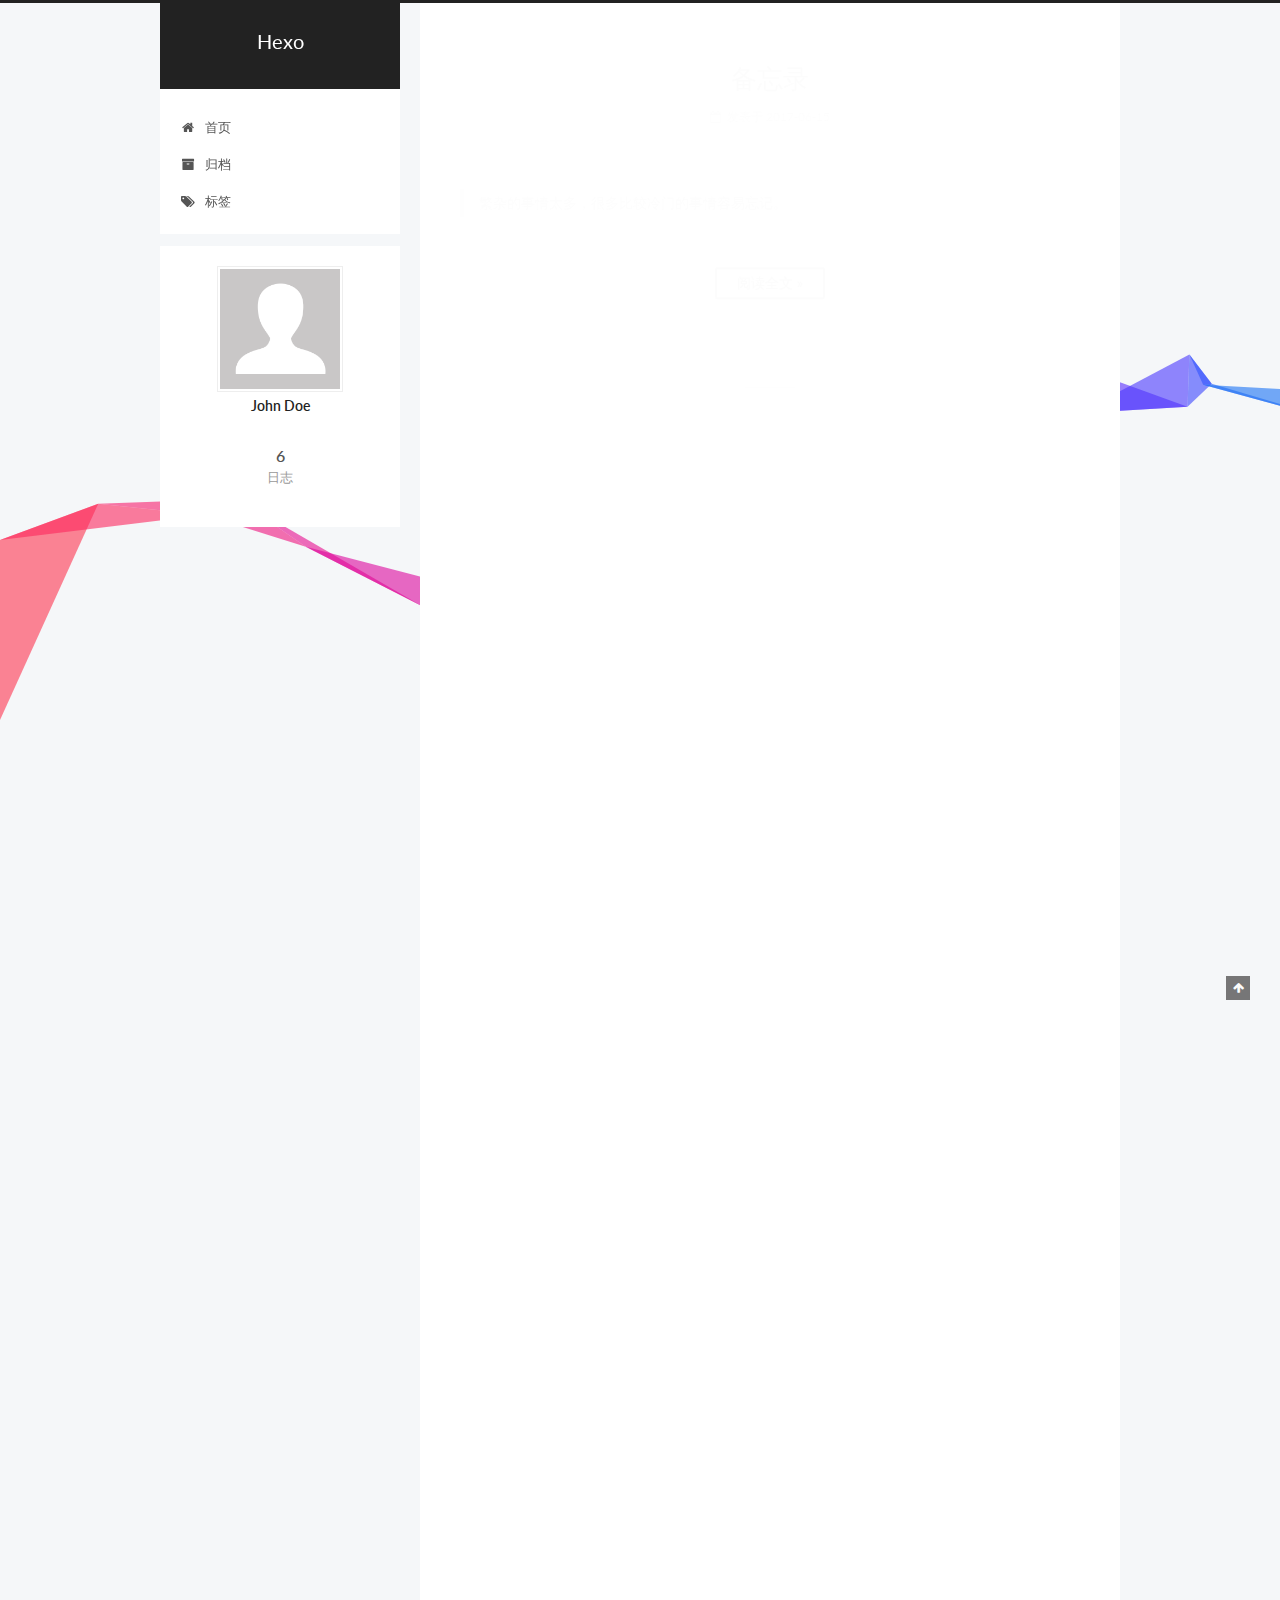
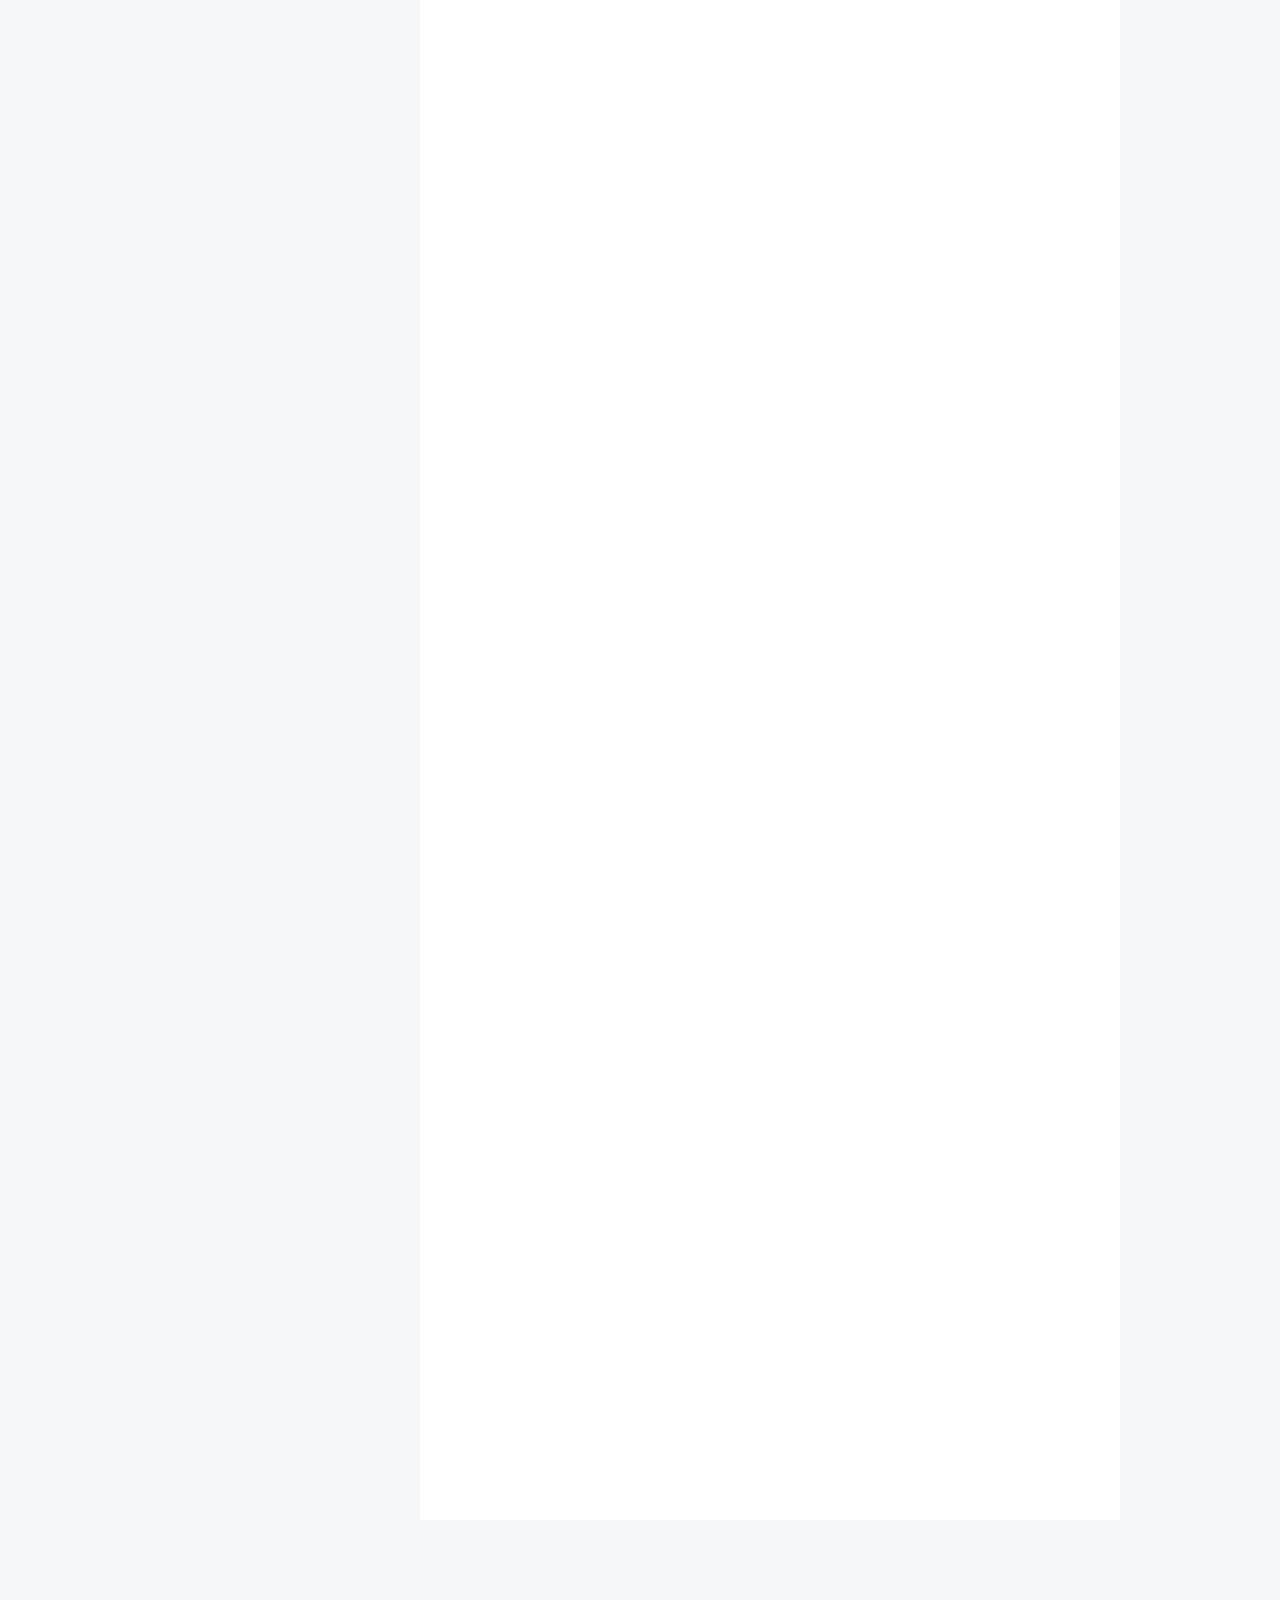
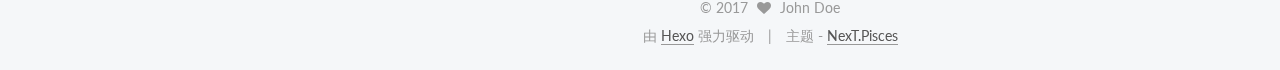
<file: index.html>
<!doctype html>



  


<html class="theme-next pisces use-motion" lang="zh-Hans">
<head>
  <meta charset="UTF-8"/>
<meta http-equiv="X-UA-Compatible" content="IE=edge" />
<meta name="viewport" content="width=device-width, initial-scale=1, maximum-scale=1"/>



<meta http-equiv="Cache-Control" content="no-transform" />
<meta http-equiv="Cache-Control" content="no-siteapp" />















  
  
  <link href="/lib/fancybox/source/jquery.fancybox.css?v=2.1.5" rel="stylesheet" type="text/css" />




  
  
  
  

  
    
    
  

  

  

  

  

  
    
    
    <link href="//fonts.googleapis.com/css?family=Lato:300,300italic,400,400italic,700,700italic&subset=latin,latin-ext" rel="stylesheet" type="text/css">
  






<link href="/lib/font-awesome/css/font-awesome.min.css?v=4.6.2" rel="stylesheet" type="text/css" />

<link href="/css/main.css?v=5.1.0" rel="stylesheet" type="text/css" />


  <meta name="keywords" content="Hexo, NexT" />








  <link rel="shortcut icon" type="image/x-icon" href="/favicon.ico?v=5.1.0" />






<meta property="og:type" content="website">
<meta property="og:title" content="Hexo">
<meta property="og:url" content="http://yoursite.com/index.html">
<meta property="og:site_name" content="Hexo">
<meta name="twitter:card" content="summary">
<meta name="twitter:title" content="Hexo">



<script type="text/javascript" id="hexo.configurations">
  var NexT = window.NexT || {};
  var CONFIG = {
    root: '/',
    scheme: 'Pisces',
    sidebar: {"position":"left","display":"post","offset":12,"offset_float":0,"b2t":false,"scrollpercent":false},
    fancybox: true,
    motion: true,
    duoshuo: {
      userId: '0',
      author: '博主'
    },
    algolia: {
      applicationID: '',
      apiKey: '',
      indexName: '',
      hits: {"per_page":10},
      labels: {"input_placeholder":"Search for Posts","hits_empty":"We didn't find any results for the search: ${query}","hits_stats":"${hits} results found in ${time} ms"}
    }
  };
</script>



  <link rel="canonical" href="http://yoursite.com/"/>





  <title> Hexo </title>
</head>

<body itemscope itemtype="http://schema.org/WebPage" lang="zh-Hans">

  














  
  
    
  

  <div class="container sidebar-position-left 
   page-home 
 ">
    <div class="headband"></div>

    <header id="header" class="header" itemscope itemtype="http://schema.org/WPHeader">
      <div class="header-inner"><div class="site-brand-wrapper">
  <div class="site-meta ">
    

    <div class="custom-logo-site-title">
      <a href="/"  class="brand" rel="start">
        <span class="logo-line-before"><i></i></span>
        <span class="site-title">Hexo</span>
        <span class="logo-line-after"><i></i></span>
      </a>
    </div>
      
        <p class="site-subtitle"></p>
      
  </div>

  <div class="site-nav-toggle">
    <button>
      <span class="btn-bar"></span>
      <span class="btn-bar"></span>
      <span class="btn-bar"></span>
    </button>
  </div>
</div>

<nav class="site-nav">
  

  
    <ul id="menu" class="menu">
      
        
        <li class="menu-item menu-item-home">
          <a href="/" rel="section">
            
              <i class="menu-item-icon fa fa-fw fa-home"></i> <br />
            
            首页
          </a>
        </li>
      
        
        <li class="menu-item menu-item-archives">
          <a href="/archives" rel="section">
            
              <i class="menu-item-icon fa fa-fw fa-archive"></i> <br />
            
            归档
          </a>
        </li>
      
        
        <li class="menu-item menu-item-tags">
          <a href="/tags" rel="section">
            
              <i class="menu-item-icon fa fa-fw fa-tags"></i> <br />
            
            标签
          </a>
        </li>
      

      
    </ul>
  

  
</nav>



 </div>
    </header>

    <main id="main" class="main">
      <div class="main-inner">
        <div class="content-wrap">
          <div id="content" class="content">
            
  <section id="posts" class="posts-expand">
    
      

  

  
  
  

  <article class="post post-type-normal " itemscope itemtype="http://schema.org/Article">
    <link itemprop="mainEntityOfPage" href="http://yoursite.com/2017/06/15/备忘录/">

    <span hidden itemprop="author" itemscope itemtype="http://schema.org/Person">
      <meta itemprop="name" content="John Doe">
      <meta itemprop="description" content="">
      <meta itemprop="image" content="/images/avatar.gif">
    </span>

    <span hidden itemprop="publisher" itemscope itemtype="http://schema.org/Organization">
      <meta itemprop="name" content="Hexo">
    </span>

    
      <header class="post-header">

        
        
          <h1 class="post-title" itemprop="name headline">
            
            
              
                
                <a class="post-title-link" href="/2017/06/15/备忘录/" itemprop="url">
                  备忘录
                </a>
              
            
          </h1>
        

        <div class="post-meta">
          <span class="post-time">
            
              <span class="post-meta-item-icon">
                <i class="fa fa-calendar-o"></i>
              </span>
              
                <span class="post-meta-item-text">发表于</span>
              
              <time title="创建于" itemprop="dateCreated datePublished" datetime="2017-06-15T10:54:53+08:00">
                2017-06-15
              </time>
            

            

            
          </span>

          

          
            
          

          
          

          

          

          

        </div>
      </header>
    


    <div class="post-body" itemprop="articleBody">

      
      

      
        
          <blockquote>
<p>繁杂的事情太多，很多比较冷门的事情容易忘记。</p>
</blockquote>
          <!--noindex-->
          <div class="post-button text-center">
            <a class="btn" href="/2017/06/15/备忘录/#more" rel="contents">
              阅读全文 &raquo;
            </a>
          </div>
          <!--/noindex-->
        
      
    </div>

    <div>
      
    </div>

    <div>
      
    </div>

    <div>
      
    </div>

    <footer class="post-footer">
      

      

      

      
      
        <div class="post-eof"></div>
      
    </footer>
  </article>


    
      

  

  
  
  

  <article class="post post-type-normal " itemscope itemtype="http://schema.org/Article">
    <link itemprop="mainEntityOfPage" href="http://yoursite.com/2017/05/17/书评/">

    <span hidden itemprop="author" itemscope itemtype="http://schema.org/Person">
      <meta itemprop="name" content="John Doe">
      <meta itemprop="description" content="">
      <meta itemprop="image" content="/images/avatar.gif">
    </span>

    <span hidden itemprop="publisher" itemscope itemtype="http://schema.org/Organization">
      <meta itemprop="name" content="Hexo">
    </span>

    
      <header class="post-header">

        
        
          <h1 class="post-title" itemprop="name headline">
            
            
              
                
                <a class="post-title-link" href="/2017/05/17/书评/" itemprop="url">
                  书评
                </a>
              
            
          </h1>
        

        <div class="post-meta">
          <span class="post-time">
            
              <span class="post-meta-item-icon">
                <i class="fa fa-calendar-o"></i>
              </span>
              
                <span class="post-meta-item-text">发表于</span>
              
              <time title="创建于" itemprop="dateCreated datePublished" datetime="2017-05-17T13:54:28+08:00">
                2017-05-17
              </time>
            

            

            
          </span>

          

          
            
          

          
          

          

          

          

        </div>
      </header>
    


    <div class="post-body" itemprop="articleBody">

      
      

      
        
          <h2 id="童年的秘密"><a href="#童年的秘密" class="headerlink" title="童年的秘密"></a>童年的秘密</h2><p>谁能以深刻的内容充实每个瞬间，谁就是在无限地延长自己的生命。</p>
          <!--noindex-->
          <div class="post-button text-center">
            <a class="btn" href="/2017/05/17/书评/#more" rel="contents">
              阅读全文 &raquo;
            </a>
          </div>
          <!--/noindex-->
        
      
    </div>

    <div>
      
    </div>

    <div>
      
    </div>

    <div>
      
    </div>

    <footer class="post-footer">
      

      

      

      
      
        <div class="post-eof"></div>
      
    </footer>
  </article>


    
      

  

  
  
  

  <article class="post post-type-normal " itemscope itemtype="http://schema.org/Article">
    <link itemprop="mainEntityOfPage" href="http://yoursite.com/2017/04/16/Docker简化部署CMS企业门户网站/">

    <span hidden itemprop="author" itemscope itemtype="http://schema.org/Person">
      <meta itemprop="name" content="John Doe">
      <meta itemprop="description" content="">
      <meta itemprop="image" content="/images/avatar.gif">
    </span>

    <span hidden itemprop="publisher" itemscope itemtype="http://schema.org/Organization">
      <meta itemprop="name" content="Hexo">
    </span>

    
      <header class="post-header">

        
        
          <h1 class="post-title" itemprop="name headline">
            
            
              
                
                <a class="post-title-link" href="/2017/04/16/Docker简化部署CMS企业门户网站/" itemprop="url">
                  Docker简化部署CMS企业门户网站
                </a>
              
            
          </h1>
        

        <div class="post-meta">
          <span class="post-time">
            
              <span class="post-meta-item-icon">
                <i class="fa fa-calendar-o"></i>
              </span>
              
                <span class="post-meta-item-text">发表于</span>
              
              <time title="创建于" itemprop="dateCreated datePublished" datetime="2017-04-16T19:58:52+08:00">
                2017-04-16
              </time>
            

            

            
          </span>

          

          
            
          

          
          

          

          

          

        </div>
      </header>
    


    <div class="post-body" itemprop="articleBody">

      
      

      
        
          <blockquote>
<p>背景：传统企业中已经有相当一部分企业意识到互联网营销的重要性，期望借助于互联网让自己的产品方便、高效、快捷的展示给潜在客户。我们针对这部分做了很多年传统企业还没完全从线上转到线上的用户，或是想尝试一下互联网营销的客户给出了门户+CMS的解决方案。</p>
</blockquote>
          <!--noindex-->
          <div class="post-button text-center">
            <a class="btn" href="/2017/04/16/Docker简化部署CMS企业门户网站/#more" rel="contents">
              阅读全文 &raquo;
            </a>
          </div>
          <!--/noindex-->
        
      
    </div>

    <div>
      
    </div>

    <div>
      
    </div>

    <div>
      
    </div>

    <footer class="post-footer">
      

      

      

      
      
        <div class="post-eof"></div>
      
    </footer>
  </article>


    
      

  

  
  
  

  <article class="post post-type-normal " itemscope itemtype="http://schema.org/Article">
    <link itemprop="mainEntityOfPage" href="http://yoursite.com/2017/04/11/8（一）——函数式接口/">

    <span hidden itemprop="author" itemscope itemtype="http://schema.org/Person">
      <meta itemprop="name" content="John Doe">
      <meta itemprop="description" content="">
      <meta itemprop="image" content="/images/avatar.gif">
    </span>

    <span hidden itemprop="publisher" itemscope itemtype="http://schema.org/Organization">
      <meta itemprop="name" content="Hexo">
    </span>

    
      <header class="post-header">

        
        
          <h1 class="post-title" itemprop="name headline">
            
            
              
                
                <a class="post-title-link" href="/2017/04/11/8（一）——函数式接口/" itemprop="url">
                  一起爪哇Java8（一）——函数式接口
                </a>
              
            
          </h1>
        

        <div class="post-meta">
          <span class="post-time">
            
              <span class="post-meta-item-icon">
                <i class="fa fa-calendar-o"></i>
              </span>
              
                <span class="post-meta-item-text">发表于</span>
              
              <time title="创建于" itemprop="dateCreated datePublished" datetime="2017-04-11T16:06:52+08:00">
                2017-04-11
              </time>
            

            

            
          </span>

          

          
            
          

          
          

          

          

          

        </div>
      </header>
    


    <div class="post-body" itemprop="articleBody">

      
      

      
        
          <h2 id="引言"><a href="#引言" class="headerlink" title="引言"></a>引言</h2><p>目前由于系统已经全面切换为JDK8，所以有必要系统的了解一下Java8的一些新特性，以便后续在日常工作中可以使用一些高级特性来提高编程效率。</p>
<p>因为Java8引入了函数式接口，在java.util.function包含了几大类函数式接口声明。这里第一篇主要研究一下Function相关的接口。</p>
          <!--noindex-->
          <div class="post-button text-center">
            <a class="btn" href="/2017/04/11/8（一）——函数式接口/#more" rel="contents">
              阅读全文 &raquo;
            </a>
          </div>
          <!--/noindex-->
        
      
    </div>

    <div>
      
    </div>

    <div>
      
    </div>

    <div>
      
    </div>

    <footer class="post-footer">
      

      

      

      
      
        <div class="post-eof"></div>
      
    </footer>
  </article>


    
      

  

  
  
  

  <article class="post post-type-normal " itemscope itemtype="http://schema.org/Article">
    <link itemprop="mainEntityOfPage" href="http://yoursite.com/2017/04/11/关于域名/">

    <span hidden itemprop="author" itemscope itemtype="http://schema.org/Person">
      <meta itemprop="name" content="John Doe">
      <meta itemprop="description" content="">
      <meta itemprop="image" content="/images/avatar.gif">
    </span>

    <span hidden itemprop="publisher" itemscope itemtype="http://schema.org/Organization">
      <meta itemprop="name" content="Hexo">
    </span>

    
      <header class="post-header">

        
        
          <h1 class="post-title" itemprop="name headline">
            
            
              
                
                <a class="post-title-link" href="/2017/04/11/关于域名/" itemprop="url">
                  关于域名
                </a>
              
            
          </h1>
        

        <div class="post-meta">
          <span class="post-time">
            
              <span class="post-meta-item-icon">
                <i class="fa fa-calendar-o"></i>
              </span>
              
                <span class="post-meta-item-text">发表于</span>
              
              <time title="创建于" itemprop="dateCreated datePublished" datetime="2017-04-11T15:35:59+08:00">
                2017-04-11
              </time>
            

            

            
          </span>

          

          
            
          

          
          

          

          

          

        </div>
      </header>
    


    <div class="post-body" itemprop="articleBody">

      
      

      
        
          
            
          
        
      
    </div>

    <div>
      
    </div>

    <div>
      
    </div>

    <div>
      
    </div>

    <footer class="post-footer">
      

      

      

      
      
        <div class="post-eof"></div>
      
    </footer>
  </article>


    
      

  

  
  
  

  <article class="post post-type-normal " itemscope itemtype="http://schema.org/Article">
    <link itemprop="mainEntityOfPage" href="http://yoursite.com/2017/04/11/hello-world/">

    <span hidden itemprop="author" itemscope itemtype="http://schema.org/Person">
      <meta itemprop="name" content="John Doe">
      <meta itemprop="description" content="">
      <meta itemprop="image" content="/images/avatar.gif">
    </span>

    <span hidden itemprop="publisher" itemscope itemtype="http://schema.org/Organization">
      <meta itemprop="name" content="Hexo">
    </span>

    
      <header class="post-header">

        
        
          <h1 class="post-title" itemprop="name headline">
            
            
              
                
                <a class="post-title-link" href="/2017/04/11/hello-world/" itemprop="url">
                  Hello World
                </a>
              
            
          </h1>
        

        <div class="post-meta">
          <span class="post-time">
            
              <span class="post-meta-item-icon">
                <i class="fa fa-calendar-o"></i>
              </span>
              
                <span class="post-meta-item-text">发表于</span>
              
              <time title="创建于" itemprop="dateCreated datePublished" datetime="2017-04-11T15:05:33+08:00">
                2017-04-11
              </time>
            

            

            
          </span>

          

          
            
          

          
          

          

          

          

        </div>
      </header>
    


    <div class="post-body" itemprop="articleBody">

      
      

      
        
          
            <p>Welcome to <a href="https://hexo.io/" target="_blank" rel="external">Hexo</a>! This is your very first post. Check <a href="https://hexo.io/docs/" target="_blank" rel="external">documentation</a> for more info. If you get any problems when using Hexo, you can find the answer in <a href="https://hexo.io/docs/troubleshooting.html" target="_blank" rel="external">troubleshooting</a> or you can ask me on <a href="https://github.com/hexojs/hexo/issues" target="_blank" rel="external">GitHub</a>.</p>
<h2 id="Quick-Start"><a href="#Quick-Start" class="headerlink" title="Quick Start"></a>Quick Start</h2><h3 id="Create-a-new-post"><a href="#Create-a-new-post" class="headerlink" title="Create a new post"></a>Create a new post</h3><figure class="highlight bash"><table><tr><td class="gutter"><pre><div class="line">1</div></pre></td><td class="code"><pre><div class="line">$ hexo new <span class="string">"My New Post"</span></div></pre></td></tr></table></figure>
<p>More info: <a href="https://hexo.io/docs/writing.html" target="_blank" rel="external">Writing</a></p>
<h3 id="Run-server"><a href="#Run-server" class="headerlink" title="Run server"></a>Run server</h3><figure class="highlight bash"><table><tr><td class="gutter"><pre><div class="line">1</div></pre></td><td class="code"><pre><div class="line">$ hexo server</div></pre></td></tr></table></figure>
<p>More info: <a href="https://hexo.io/docs/server.html" target="_blank" rel="external">Server</a></p>
<h3 id="Generate-static-files"><a href="#Generate-static-files" class="headerlink" title="Generate static files"></a>Generate static files</h3><figure class="highlight bash"><table><tr><td class="gutter"><pre><div class="line">1</div></pre></td><td class="code"><pre><div class="line">$ hexo generate</div></pre></td></tr></table></figure>
<p>More info: <a href="https://hexo.io/docs/generating.html" target="_blank" rel="external">Generating</a></p>
<h3 id="Deploy-to-remote-sites"><a href="#Deploy-to-remote-sites" class="headerlink" title="Deploy to remote sites"></a>Deploy to remote sites</h3><figure class="highlight bash"><table><tr><td class="gutter"><pre><div class="line">1</div></pre></td><td class="code"><pre><div class="line">$ hexo deploy</div></pre></td></tr></table></figure>
<p>More info: <a href="https://hexo.io/docs/deployment.html" target="_blank" rel="external">Deployment</a></p>

          
        
      
    </div>

    <div>
      
    </div>

    <div>
      
    </div>

    <div>
      
    </div>

    <footer class="post-footer">
      

      

      

      
      
        <div class="post-eof"></div>
      
    </footer>
  </article>


    
  </section>

  


          </div>
          


          

        </div>
        
          
  
  <div class="sidebar-toggle">
    <div class="sidebar-toggle-line-wrap">
      <span class="sidebar-toggle-line sidebar-toggle-line-first"></span>
      <span class="sidebar-toggle-line sidebar-toggle-line-middle"></span>
      <span class="sidebar-toggle-line sidebar-toggle-line-last"></span>
    </div>
  </div>

  <aside id="sidebar" class="sidebar">
    <div class="sidebar-inner">

      

      

      <section class="site-overview sidebar-panel sidebar-panel-active">
        <div class="site-author motion-element" itemprop="author" itemscope itemtype="http://schema.org/Person">
          <img class="site-author-image" itemprop="image"
               src="/images/avatar.gif"
               alt="John Doe" />
          <p class="site-author-name" itemprop="name">John Doe</p>
           
              <p class="site-description motion-element" itemprop="description"></p>
          
        </div>
        <nav class="site-state motion-element">

          
            <div class="site-state-item site-state-posts">
              <a href="/archives">
                <span class="site-state-item-count">6</span>
                <span class="site-state-item-name">日志</span>
              </a>
            </div>
          

          

          

        </nav>

        

        <div class="links-of-author motion-element">
          
        </div>

        
        

        
        

        


      </section>

      

      

    </div>
  </aside>


        
      </div>
    </main>

    <footer id="footer" class="footer">
      <div class="footer-inner">
        <div class="copyright" >
  
  &copy; 
  <span itemprop="copyrightYear">2017</span>
  <span class="with-love">
    <i class="fa fa-heart"></i>
  </span>
  <span class="author" itemprop="copyrightHolder">John Doe</span>
</div>


<div class="powered-by">
  由 <a class="theme-link" href="https://hexo.io">Hexo</a> 强力驱动
</div>

<div class="theme-info">
  主题 -
  <a class="theme-link" href="https://github.com/iissnan/hexo-theme-next">
    NexT.Pisces
  </a>
</div>


        

        
      </div>
    </footer>

    
      <div class="back-to-top">
        <i class="fa fa-arrow-up"></i>
        
      </div>
    

  </div>

  

<script type="text/javascript">
  if (Object.prototype.toString.call(window.Promise) !== '[object Function]') {
    window.Promise = null;
  }
</script>









  






  



  
  <script type="text/javascript" src="/lib/jquery/index.js?v=2.1.3"></script>

  
  <script type="text/javascript" src="/lib/fastclick/lib/fastclick.min.js?v=1.0.6"></script>

  
  <script type="text/javascript" src="/lib/jquery_lazyload/jquery.lazyload.js?v=1.9.7"></script>

  
  <script type="text/javascript" src="/lib/velocity/velocity.min.js?v=1.2.1"></script>

  
  <script type="text/javascript" src="/lib/velocity/velocity.ui.min.js?v=1.2.1"></script>

  
  <script type="text/javascript" src="/lib/fancybox/source/jquery.fancybox.pack.js?v=2.1.5"></script>

  
  <script type="text/javascript" src="/lib/canvas-ribbon/canvas-ribbon.js"></script>


  


  <script type="text/javascript" src="/js/src/utils.js?v=5.1.0"></script>

  <script type="text/javascript" src="/js/src/motion.js?v=5.1.0"></script>



  
  


  <script type="text/javascript" src="/js/src/affix.js?v=5.1.0"></script>

  <script type="text/javascript" src="/js/src/schemes/pisces.js?v=5.1.0"></script>



  

  


  <script type="text/javascript" src="/js/src/bootstrap.js?v=5.1.0"></script>



  


  




	





  
    
    <script>
      var cloudTieConfig = {
        url: document.location.href, 
        sourceId: "",
        productKey: "588560c029d244b6995b16539b4e76bc",
        target: "cloud-tie-wrapper"
      };
    </script>
    <script src="https://img1.ws.126.net/f2e/tie/yun/sdk/loader.js"></script>
  










  





  

  

  

  

  

</body>
</html>
</file>
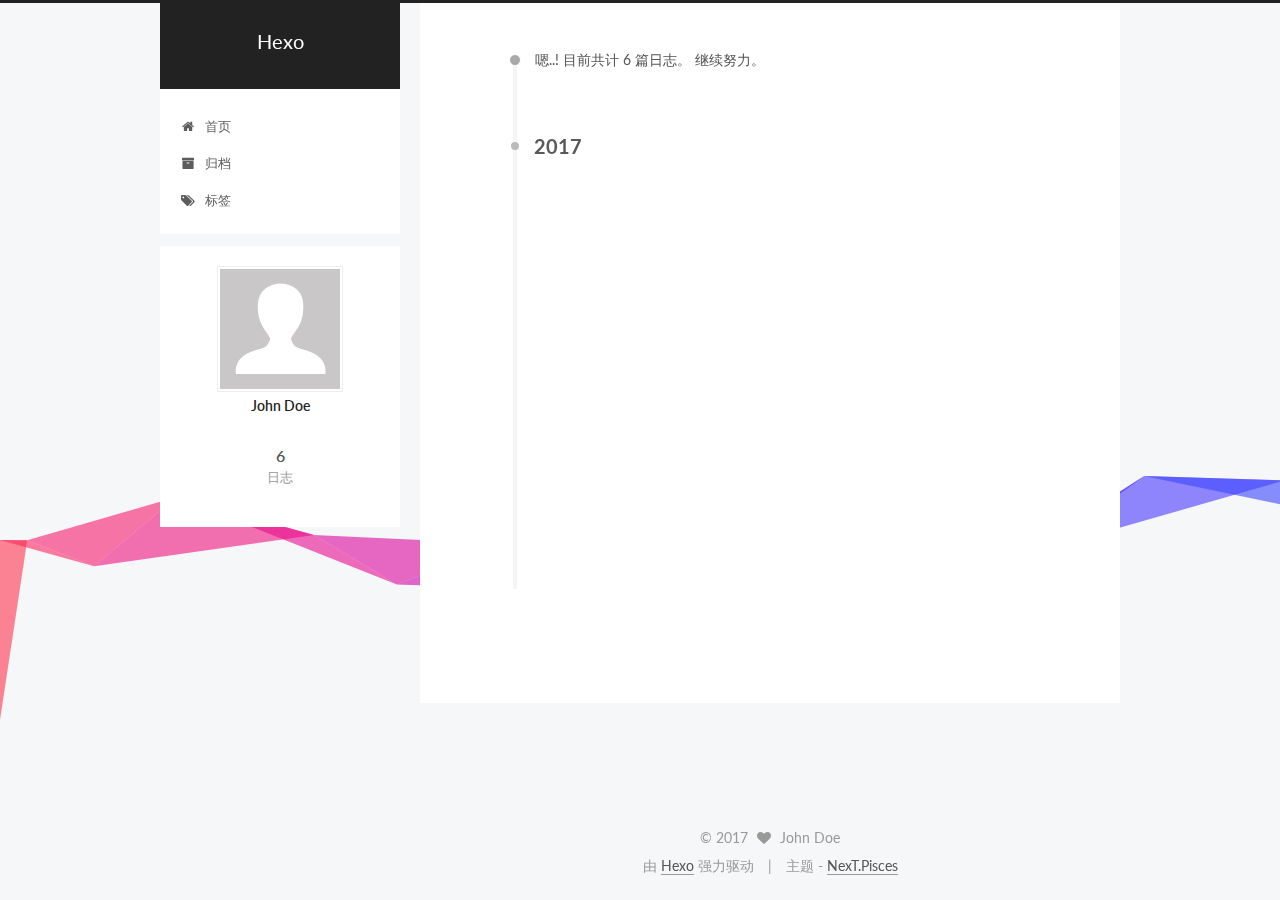
<file: archives/index.html>
<!doctype html>



  


<html class="theme-next pisces use-motion" lang="zh-Hans">
<head>
  <meta charset="UTF-8"/>
<meta http-equiv="X-UA-Compatible" content="IE=edge" />
<meta name="viewport" content="width=device-width, initial-scale=1, maximum-scale=1"/>



<meta http-equiv="Cache-Control" content="no-transform" />
<meta http-equiv="Cache-Control" content="no-siteapp" />















  
  
  <link href="/lib/fancybox/source/jquery.fancybox.css?v=2.1.5" rel="stylesheet" type="text/css" />




  
  
  
  

  
    
    
  

  

  

  

  

  
    
    
    <link href="//fonts.googleapis.com/css?family=Lato:300,300italic,400,400italic,700,700italic&subset=latin,latin-ext" rel="stylesheet" type="text/css">
  






<link href="/lib/font-awesome/css/font-awesome.min.css?v=4.6.2" rel="stylesheet" type="text/css" />

<link href="/css/main.css?v=5.1.0" rel="stylesheet" type="text/css" />


  <meta name="keywords" content="Hexo, NexT" />








  <link rel="shortcut icon" type="image/x-icon" href="/favicon.ico?v=5.1.0" />






<meta property="og:type" content="website">
<meta property="og:title" content="Hexo">
<meta property="og:url" content="http://yoursite.com/archives/index.html">
<meta property="og:site_name" content="Hexo">
<meta name="twitter:card" content="summary">
<meta name="twitter:title" content="Hexo">



<script type="text/javascript" id="hexo.configurations">
  var NexT = window.NexT || {};
  var CONFIG = {
    root: '/',
    scheme: 'Pisces',
    sidebar: {"position":"left","display":"post","offset":12,"offset_float":0,"b2t":false,"scrollpercent":false},
    fancybox: true,
    motion: true,
    duoshuo: {
      userId: '0',
      author: '博主'
    },
    algolia: {
      applicationID: '',
      apiKey: '',
      indexName: '',
      hits: {"per_page":10},
      labels: {"input_placeholder":"Search for Posts","hits_empty":"We didn't find any results for the search: ${query}","hits_stats":"${hits} results found in ${time} ms"}
    }
  };
</script>



  <link rel="canonical" href="http://yoursite.com/archives/"/>





  <title> 归档 | Hexo </title>
</head>

<body itemscope itemtype="http://schema.org/WebPage" lang="zh-Hans">

  














  
  
    
  

  <div class="container sidebar-position-left  page-archive  ">
    <div class="headband"></div>

    <header id="header" class="header" itemscope itemtype="http://schema.org/WPHeader">
      <div class="header-inner"><div class="site-brand-wrapper">
  <div class="site-meta ">
    

    <div class="custom-logo-site-title">
      <a href="/"  class="brand" rel="start">
        <span class="logo-line-before"><i></i></span>
        <span class="site-title">Hexo</span>
        <span class="logo-line-after"><i></i></span>
      </a>
    </div>
      
        <p class="site-subtitle"></p>
      
  </div>

  <div class="site-nav-toggle">
    <button>
      <span class="btn-bar"></span>
      <span class="btn-bar"></span>
      <span class="btn-bar"></span>
    </button>
  </div>
</div>

<nav class="site-nav">
  

  
    <ul id="menu" class="menu">
      
        
        <li class="menu-item menu-item-home">
          <a href="/" rel="section">
            
              <i class="menu-item-icon fa fa-fw fa-home"></i> <br />
            
            首页
          </a>
        </li>
      
        
        <li class="menu-item menu-item-archives">
          <a href="/archives" rel="section">
            
              <i class="menu-item-icon fa fa-fw fa-archive"></i> <br />
            
            归档
          </a>
        </li>
      
        
        <li class="menu-item menu-item-tags">
          <a href="/tags" rel="section">
            
              <i class="menu-item-icon fa fa-fw fa-tags"></i> <br />
            
            标签
          </a>
        </li>
      

      
    </ul>
  

  
</nav>



 </div>
    </header>

    <main id="main" class="main">
      <div class="main-inner">
        <div class="content-wrap">
          <div id="content" class="content">
            

  <section id="posts" class="posts-collapse">
    <span class="archive-move-on"></span>

    <span class="archive-page-counter">
      
      
      
        
      
      嗯..! 目前共计 6 篇日志。 继续努力。
    </span>

    

      
      
      

      
        
        <div class="collection-title">
          <h2 class="archive-year motion-element" id="archive-year-2017">2017</h2>
        </div>
      
      

      

  <article class="post post-type-normal" itemscope itemtype="http://schema.org/Article">
    <header class="post-header">

      <h1 class="post-title">
        
            <a class="post-title-link" href="/2017/06/15/备忘录/" itemprop="url">
              
                <span itemprop="name">备忘录</span>
              
            </a>
        
      </h1>

      <div class="post-meta">
        <time class="post-time" itemprop="dateCreated"
              datetime="2017-06-15T10:54:53+08:00"
              content="2017-06-15" >
          06-15
        </time>
      </div>

    </header>
  </article>



    

      
      
      

      
      

      

  <article class="post post-type-normal" itemscope itemtype="http://schema.org/Article">
    <header class="post-header">

      <h1 class="post-title">
        
            <a class="post-title-link" href="/2017/05/17/书评/" itemprop="url">
              
                <span itemprop="name">书评</span>
              
            </a>
        
      </h1>

      <div class="post-meta">
        <time class="post-time" itemprop="dateCreated"
              datetime="2017-05-17T13:54:28+08:00"
              content="2017-05-17" >
          05-17
        </time>
      </div>

    </header>
  </article>



    

      
      
      

      
      

      

  <article class="post post-type-normal" itemscope itemtype="http://schema.org/Article">
    <header class="post-header">

      <h1 class="post-title">
        
            <a class="post-title-link" href="/2017/04/16/Docker简化部署CMS企业门户网站/" itemprop="url">
              
                <span itemprop="name">Docker简化部署CMS企业门户网站</span>
              
            </a>
        
      </h1>

      <div class="post-meta">
        <time class="post-time" itemprop="dateCreated"
              datetime="2017-04-16T19:58:52+08:00"
              content="2017-04-16" >
          04-16
        </time>
      </div>

    </header>
  </article>



    

      
      
      

      
      

      

  <article class="post post-type-normal" itemscope itemtype="http://schema.org/Article">
    <header class="post-header">

      <h1 class="post-title">
        
            <a class="post-title-link" href="/2017/04/11/8（一）——函数式接口/" itemprop="url">
              
                <span itemprop="name">一起爪哇Java8（一）——函数式接口</span>
              
            </a>
        
      </h1>

      <div class="post-meta">
        <time class="post-time" itemprop="dateCreated"
              datetime="2017-04-11T16:06:52+08:00"
              content="2017-04-11" >
          04-11
        </time>
      </div>

    </header>
  </article>



    

      
      
      

      
      

      

  <article class="post post-type-normal" itemscope itemtype="http://schema.org/Article">
    <header class="post-header">

      <h1 class="post-title">
        
            <a class="post-title-link" href="/2017/04/11/关于域名/" itemprop="url">
              
                <span itemprop="name">关于域名</span>
              
            </a>
        
      </h1>

      <div class="post-meta">
        <time class="post-time" itemprop="dateCreated"
              datetime="2017-04-11T15:35:59+08:00"
              content="2017-04-11" >
          04-11
        </time>
      </div>

    </header>
  </article>



    

      
      
      

      
      

      

  <article class="post post-type-normal" itemscope itemtype="http://schema.org/Article">
    <header class="post-header">

      <h1 class="post-title">
        
            <a class="post-title-link" href="/2017/04/11/hello-world/" itemprop="url">
              
                <span itemprop="name">Hello World</span>
              
            </a>
        
      </h1>

      <div class="post-meta">
        <time class="post-time" itemprop="dateCreated"
              datetime="2017-04-11T15:05:33+08:00"
              content="2017-04-11" >
          04-11
        </time>
      </div>

    </header>
  </article>



    

  </section>

  



          </div>
          


          

        </div>
        
          
  
  <div class="sidebar-toggle">
    <div class="sidebar-toggle-line-wrap">
      <span class="sidebar-toggle-line sidebar-toggle-line-first"></span>
      <span class="sidebar-toggle-line sidebar-toggle-line-middle"></span>
      <span class="sidebar-toggle-line sidebar-toggle-line-last"></span>
    </div>
  </div>

  <aside id="sidebar" class="sidebar">
    <div class="sidebar-inner">

      

      

      <section class="site-overview sidebar-panel sidebar-panel-active">
        <div class="site-author motion-element" itemprop="author" itemscope itemtype="http://schema.org/Person">
          <img class="site-author-image" itemprop="image"
               src="/images/avatar.gif"
               alt="John Doe" />
          <p class="site-author-name" itemprop="name">John Doe</p>
           
              <p class="site-description motion-element" itemprop="description"></p>
          
        </div>
        <nav class="site-state motion-element">

          
            <div class="site-state-item site-state-posts">
              <a href="/archives">
                <span class="site-state-item-count">6</span>
                <span class="site-state-item-name">日志</span>
              </a>
            </div>
          

          

          

        </nav>

        

        <div class="links-of-author motion-element">
          
        </div>

        
        

        
        

        


      </section>

      

      

    </div>
  </aside>


        
      </div>
    </main>

    <footer id="footer" class="footer">
      <div class="footer-inner">
        <div class="copyright" >
  
  &copy; 
  <span itemprop="copyrightYear">2017</span>
  <span class="with-love">
    <i class="fa fa-heart"></i>
  </span>
  <span class="author" itemprop="copyrightHolder">John Doe</span>
</div>


<div class="powered-by">
  由 <a class="theme-link" href="https://hexo.io">Hexo</a> 强力驱动
</div>

<div class="theme-info">
  主题 -
  <a class="theme-link" href="https://github.com/iissnan/hexo-theme-next">
    NexT.Pisces
  </a>
</div>


        

        
      </div>
    </footer>

    
      <div class="back-to-top">
        <i class="fa fa-arrow-up"></i>
        
      </div>
    

  </div>

  

<script type="text/javascript">
  if (Object.prototype.toString.call(window.Promise) !== '[object Function]') {
    window.Promise = null;
  }
</script>









  






  



  
  <script type="text/javascript" src="/lib/jquery/index.js?v=2.1.3"></script>

  
  <script type="text/javascript" src="/lib/fastclick/lib/fastclick.min.js?v=1.0.6"></script>

  
  <script type="text/javascript" src="/lib/jquery_lazyload/jquery.lazyload.js?v=1.9.7"></script>

  
  <script type="text/javascript" src="/lib/velocity/velocity.min.js?v=1.2.1"></script>

  
  <script type="text/javascript" src="/lib/velocity/velocity.ui.min.js?v=1.2.1"></script>

  
  <script type="text/javascript" src="/lib/fancybox/source/jquery.fancybox.pack.js?v=2.1.5"></script>

  
  <script type="text/javascript" src="/lib/canvas-ribbon/canvas-ribbon.js"></script>


  


  <script type="text/javascript" src="/js/src/utils.js?v=5.1.0"></script>

  <script type="text/javascript" src="/js/src/motion.js?v=5.1.0"></script>



  
  


  <script type="text/javascript" src="/js/src/affix.js?v=5.1.0"></script>

  <script type="text/javascript" src="/js/src/schemes/pisces.js?v=5.1.0"></script>



  
  
    <script type="text/javascript" id="motion.page.archive">
      $('.archive-year').velocity('transition.slideLeftIn');
    </script>
  


  


  <script type="text/javascript" src="/js/src/bootstrap.js?v=5.1.0"></script>



  


  




	





  
    
    <script>
      var cloudTieConfig = {
        url: document.location.href, 
        sourceId: "",
        productKey: "588560c029d244b6995b16539b4e76bc",
        target: "cloud-tie-wrapper"
      };
    </script>
    <script src="https://img1.ws.126.net/f2e/tie/yun/sdk/loader.js"></script>
  










  





  

  

  

  

  

</body>
</html>
</file>
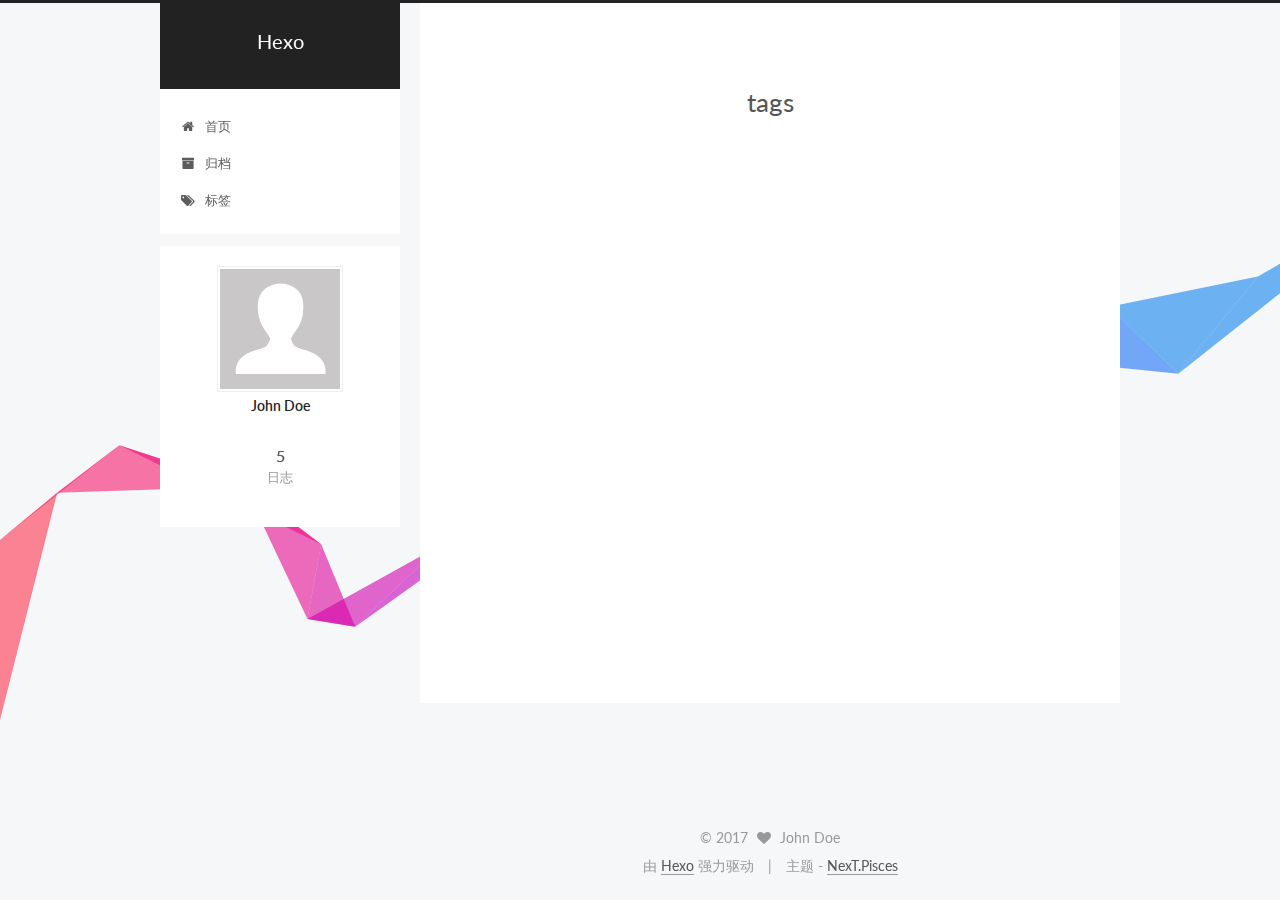
<file: tags/index.html>
<!doctype html>



  


<html class="theme-next pisces use-motion" lang="zh-Hans">
<head>
  <meta charset="UTF-8"/>
<meta http-equiv="X-UA-Compatible" content="IE=edge" />
<meta name="viewport" content="width=device-width, initial-scale=1, maximum-scale=1"/>



<meta http-equiv="Cache-Control" content="no-transform" />
<meta http-equiv="Cache-Control" content="no-siteapp" />















  
  
  <link href="/lib/fancybox/source/jquery.fancybox.css?v=2.1.5" rel="stylesheet" type="text/css" />




  
  
  
  

  
    
    
  

  

  

  

  

  
    
    
    <link href="//fonts.googleapis.com/css?family=Lato:300,300italic,400,400italic,700,700italic&subset=latin,latin-ext" rel="stylesheet" type="text/css">
  






<link href="/lib/font-awesome/css/font-awesome.min.css?v=4.6.2" rel="stylesheet" type="text/css" />

<link href="/css/main.css?v=5.1.0" rel="stylesheet" type="text/css" />


  <meta name="keywords" content="Hexo, NexT" />








  <link rel="shortcut icon" type="image/x-icon" href="/favicon.ico?v=5.1.0" />






<meta property="og:type" content="website">
<meta property="og:title" content="tags">
<meta property="og:url" content="http://yoursite.com/tags/index.html">
<meta property="og:site_name" content="Hexo">
<meta property="og:updated_time" content="2017-04-11T07:25:49.000Z">
<meta name="twitter:card" content="summary">
<meta name="twitter:title" content="tags">



<script type="text/javascript" id="hexo.configurations">
  var NexT = window.NexT || {};
  var CONFIG = {
    root: '/',
    scheme: 'Pisces',
    sidebar: {"position":"left","display":"post","offset":12,"offset_float":0,"b2t":false,"scrollpercent":false},
    fancybox: true,
    motion: true,
    duoshuo: {
      userId: '0',
      author: '博主'
    },
    algolia: {
      applicationID: '',
      apiKey: '',
      indexName: '',
      hits: {"per_page":10},
      labels: {"input_placeholder":"Search for Posts","hits_empty":"We didn't find any results for the search: ${query}","hits_stats":"${hits} results found in ${time} ms"}
    }
  };
</script>



  <link rel="canonical" href="http://yoursite.com/tags/"/>





  <title>
  

  
    tags | Hexo
  
</title>
</head>

<body itemscope itemtype="http://schema.org/WebPage" lang="zh-Hans">

  














  
  
    
  

  <div class="container sidebar-position-left  ">
    <div class="headband"></div>

    <header id="header" class="header" itemscope itemtype="http://schema.org/WPHeader">
      <div class="header-inner"><div class="site-brand-wrapper">
  <div class="site-meta ">
    

    <div class="custom-logo-site-title">
      <a href="/"  class="brand" rel="start">
        <span class="logo-line-before"><i></i></span>
        <span class="site-title">Hexo</span>
        <span class="logo-line-after"><i></i></span>
      </a>
    </div>
      
        <p class="site-subtitle"></p>
      
  </div>

  <div class="site-nav-toggle">
    <button>
      <span class="btn-bar"></span>
      <span class="btn-bar"></span>
      <span class="btn-bar"></span>
    </button>
  </div>
</div>

<nav class="site-nav">
  

  
    <ul id="menu" class="menu">
      
        
        <li class="menu-item menu-item-home">
          <a href="/" rel="section">
            
              <i class="menu-item-icon fa fa-fw fa-home"></i> <br />
            
            首页
          </a>
        </li>
      
        
        <li class="menu-item menu-item-archives">
          <a href="/archives" rel="section">
            
              <i class="menu-item-icon fa fa-fw fa-archive"></i> <br />
            
            归档
          </a>
        </li>
      
        
        <li class="menu-item menu-item-tags">
          <a href="/tags" rel="section">
            
              <i class="menu-item-icon fa fa-fw fa-tags"></i> <br />
            
            标签
          </a>
        </li>
      

      
    </ul>
  

  
</nav>



 </div>
    </header>

    <main id="main" class="main">
      <div class="main-inner">
        <div class="content-wrap">
          <div id="content" class="content">
            

  <div id="posts" class="posts-expand">
  <header class="post-header">

	<h1 class="post-title" itemprop="name headline">tags</h1>



</header>

    
    
      
    
  </div>


          </div>
          


          
  <div class="comments" id="comments">
    
      <div id="cloud-tie-wrapper" class="cloud-tie-wrapper"></div>
    
  </div>


        </div>
        
          
  
  <div class="sidebar-toggle">
    <div class="sidebar-toggle-line-wrap">
      <span class="sidebar-toggle-line sidebar-toggle-line-first"></span>
      <span class="sidebar-toggle-line sidebar-toggle-line-middle"></span>
      <span class="sidebar-toggle-line sidebar-toggle-line-last"></span>
    </div>
  </div>

  <aside id="sidebar" class="sidebar">
    <div class="sidebar-inner">

      

      

      <section class="site-overview sidebar-panel sidebar-panel-active">
        <div class="site-author motion-element" itemprop="author" itemscope itemtype="http://schema.org/Person">
          <img class="site-author-image" itemprop="image"
               src="/images/avatar.gif"
               alt="John Doe" />
          <p class="site-author-name" itemprop="name">John Doe</p>
           
              <p class="site-description motion-element" itemprop="description"></p>
          
        </div>
        <nav class="site-state motion-element">

          
            <div class="site-state-item site-state-posts">
              <a href="/archives">
                <span class="site-state-item-count">5</span>
                <span class="site-state-item-name">日志</span>
              </a>
            </div>
          

          

          

        </nav>

        

        <div class="links-of-author motion-element">
          
        </div>

        
        

        
        

        


      </section>

      

      

    </div>
  </aside>


        
      </div>
    </main>

    <footer id="footer" class="footer">
      <div class="footer-inner">
        <div class="copyright" >
  
  &copy; 
  <span itemprop="copyrightYear">2017</span>
  <span class="with-love">
    <i class="fa fa-heart"></i>
  </span>
  <span class="author" itemprop="copyrightHolder">John Doe</span>
</div>


<div class="powered-by">
  由 <a class="theme-link" href="https://hexo.io">Hexo</a> 强力驱动
</div>

<div class="theme-info">
  主题 -
  <a class="theme-link" href="https://github.com/iissnan/hexo-theme-next">
    NexT.Pisces
  </a>
</div>


        

        
      </div>
    </footer>

    
      <div class="back-to-top">
        <i class="fa fa-arrow-up"></i>
        
      </div>
    

  </div>

  

<script type="text/javascript">
  if (Object.prototype.toString.call(window.Promise) !== '[object Function]') {
    window.Promise = null;
  }
</script>









  






  



  
  <script type="text/javascript" src="/lib/jquery/index.js?v=2.1.3"></script>

  
  <script type="text/javascript" src="/lib/fastclick/lib/fastclick.min.js?v=1.0.6"></script>

  
  <script type="text/javascript" src="/lib/jquery_lazyload/jquery.lazyload.js?v=1.9.7"></script>

  
  <script type="text/javascript" src="/lib/velocity/velocity.min.js?v=1.2.1"></script>

  
  <script type="text/javascript" src="/lib/velocity/velocity.ui.min.js?v=1.2.1"></script>

  
  <script type="text/javascript" src="/lib/fancybox/source/jquery.fancybox.pack.js?v=2.1.5"></script>

  
  <script type="text/javascript" src="/lib/canvas-ribbon/canvas-ribbon.js"></script>


  


  <script type="text/javascript" src="/js/src/utils.js?v=5.1.0"></script>

  <script type="text/javascript" src="/js/src/motion.js?v=5.1.0"></script>



  
  


  <script type="text/javascript" src="/js/src/affix.js?v=5.1.0"></script>

  <script type="text/javascript" src="/js/src/schemes/pisces.js?v=5.1.0"></script>



  

  


  <script type="text/javascript" src="/js/src/bootstrap.js?v=5.1.0"></script>



  


  




	





  
    
    <script>
      var cloudTieConfig = {
        url: document.location.href, 
        sourceId: "",
        productKey: "588560c029d244b6995b16539b4e76bc",
        target: "cloud-tie-wrapper"
      };
    </script>
    <script src="https://img1.ws.126.net/f2e/tie/yun/sdk/loader.js"></script>
  










  





  

  

  

  

  

</body>
</html>
</file>
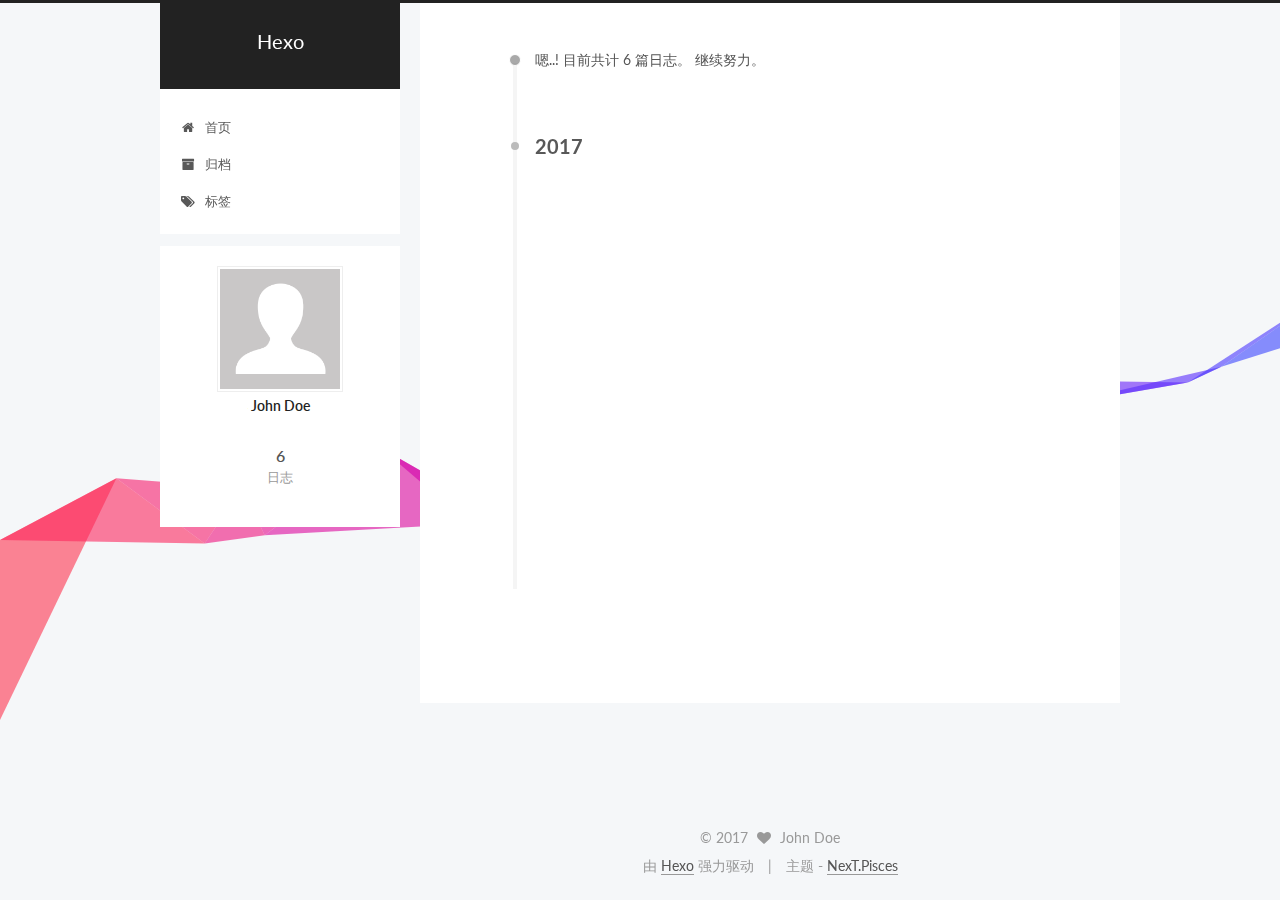
<file: archives/2017/index.html>
<!doctype html>



  


<html class="theme-next pisces use-motion" lang="zh-Hans">
<head>
  <meta charset="UTF-8"/>
<meta http-equiv="X-UA-Compatible" content="IE=edge" />
<meta name="viewport" content="width=device-width, initial-scale=1, maximum-scale=1"/>



<meta http-equiv="Cache-Control" content="no-transform" />
<meta http-equiv="Cache-Control" content="no-siteapp" />















  
  
  <link href="/lib/fancybox/source/jquery.fancybox.css?v=2.1.5" rel="stylesheet" type="text/css" />




  
  
  
  

  
    
    
  

  

  

  

  

  
    
    
    <link href="//fonts.googleapis.com/css?family=Lato:300,300italic,400,400italic,700,700italic&subset=latin,latin-ext" rel="stylesheet" type="text/css">
  






<link href="/lib/font-awesome/css/font-awesome.min.css?v=4.6.2" rel="stylesheet" type="text/css" />

<link href="/css/main.css?v=5.1.0" rel="stylesheet" type="text/css" />


  <meta name="keywords" content="Hexo, NexT" />








  <link rel="shortcut icon" type="image/x-icon" href="/favicon.ico?v=5.1.0" />






<meta property="og:type" content="website">
<meta property="og:title" content="Hexo">
<meta property="og:url" content="http://yoursite.com/archives/2017/index.html">
<meta property="og:site_name" content="Hexo">
<meta name="twitter:card" content="summary">
<meta name="twitter:title" content="Hexo">



<script type="text/javascript" id="hexo.configurations">
  var NexT = window.NexT || {};
  var CONFIG = {
    root: '/',
    scheme: 'Pisces',
    sidebar: {"position":"left","display":"post","offset":12,"offset_float":0,"b2t":false,"scrollpercent":false},
    fancybox: true,
    motion: true,
    duoshuo: {
      userId: '0',
      author: '博主'
    },
    algolia: {
      applicationID: '',
      apiKey: '',
      indexName: '',
      hits: {"per_page":10},
      labels: {"input_placeholder":"Search for Posts","hits_empty":"We didn't find any results for the search: ${query}","hits_stats":"${hits} results found in ${time} ms"}
    }
  };
</script>



  <link rel="canonical" href="http://yoursite.com/archives/2017/"/>





  <title> 归档 | Hexo </title>
</head>

<body itemscope itemtype="http://schema.org/WebPage" lang="zh-Hans">

  














  
  
    
  

  <div class="container sidebar-position-left  page-archive  ">
    <div class="headband"></div>

    <header id="header" class="header" itemscope itemtype="http://schema.org/WPHeader">
      <div class="header-inner"><div class="site-brand-wrapper">
  <div class="site-meta ">
    

    <div class="custom-logo-site-title">
      <a href="/"  class="brand" rel="start">
        <span class="logo-line-before"><i></i></span>
        <span class="site-title">Hexo</span>
        <span class="logo-line-after"><i></i></span>
      </a>
    </div>
      
        <p class="site-subtitle"></p>
      
  </div>

  <div class="site-nav-toggle">
    <button>
      <span class="btn-bar"></span>
      <span class="btn-bar"></span>
      <span class="btn-bar"></span>
    </button>
  </div>
</div>

<nav class="site-nav">
  

  
    <ul id="menu" class="menu">
      
        
        <li class="menu-item menu-item-home">
          <a href="/" rel="section">
            
              <i class="menu-item-icon fa fa-fw fa-home"></i> <br />
            
            首页
          </a>
        </li>
      
        
        <li class="menu-item menu-item-archives">
          <a href="/archives" rel="section">
            
              <i class="menu-item-icon fa fa-fw fa-archive"></i> <br />
            
            归档
          </a>
        </li>
      
        
        <li class="menu-item menu-item-tags">
          <a href="/tags" rel="section">
            
              <i class="menu-item-icon fa fa-fw fa-tags"></i> <br />
            
            标签
          </a>
        </li>
      

      
    </ul>
  

  
</nav>



 </div>
    </header>

    <main id="main" class="main">
      <div class="main-inner">
        <div class="content-wrap">
          <div id="content" class="content">
            

  <section id="posts" class="posts-collapse">
    <span class="archive-move-on"></span>

    <span class="archive-page-counter">
      
      
      
        
      
      嗯..! 目前共计 6 篇日志。 继续努力。
    </span>

    

      
      
      

      
        
        <div class="collection-title">
          <h2 class="archive-year motion-element" id="archive-year-2017">2017</h2>
        </div>
      
      

      

  <article class="post post-type-normal" itemscope itemtype="http://schema.org/Article">
    <header class="post-header">

      <h1 class="post-title">
        
            <a class="post-title-link" href="/2017/06/15/备忘录/" itemprop="url">
              
                <span itemprop="name">备忘录</span>
              
            </a>
        
      </h1>

      <div class="post-meta">
        <time class="post-time" itemprop="dateCreated"
              datetime="2017-06-15T10:54:53+08:00"
              content="2017-06-15" >
          06-15
        </time>
      </div>

    </header>
  </article>



    

      
      
      

      
      

      

  <article class="post post-type-normal" itemscope itemtype="http://schema.org/Article">
    <header class="post-header">

      <h1 class="post-title">
        
            <a class="post-title-link" href="/2017/05/17/书评/" itemprop="url">
              
                <span itemprop="name">书评</span>
              
            </a>
        
      </h1>

      <div class="post-meta">
        <time class="post-time" itemprop="dateCreated"
              datetime="2017-05-17T13:54:28+08:00"
              content="2017-05-17" >
          05-17
        </time>
      </div>

    </header>
  </article>



    

      
      
      

      
      

      

  <article class="post post-type-normal" itemscope itemtype="http://schema.org/Article">
    <header class="post-header">

      <h1 class="post-title">
        
            <a class="post-title-link" href="/2017/04/16/Docker简化部署CMS企业门户网站/" itemprop="url">
              
                <span itemprop="name">Docker简化部署CMS企业门户网站</span>
              
            </a>
        
      </h1>

      <div class="post-meta">
        <time class="post-time" itemprop="dateCreated"
              datetime="2017-04-16T19:58:52+08:00"
              content="2017-04-16" >
          04-16
        </time>
      </div>

    </header>
  </article>



    

      
      
      

      
      

      

  <article class="post post-type-normal" itemscope itemtype="http://schema.org/Article">
    <header class="post-header">

      <h1 class="post-title">
        
            <a class="post-title-link" href="/2017/04/11/8（一）——函数式接口/" itemprop="url">
              
                <span itemprop="name">一起爪哇Java8（一）——函数式接口</span>
              
            </a>
        
      </h1>

      <div class="post-meta">
        <time class="post-time" itemprop="dateCreated"
              datetime="2017-04-11T16:06:52+08:00"
              content="2017-04-11" >
          04-11
        </time>
      </div>

    </header>
  </article>



    

      
      
      

      
      

      

  <article class="post post-type-normal" itemscope itemtype="http://schema.org/Article">
    <header class="post-header">

      <h1 class="post-title">
        
            <a class="post-title-link" href="/2017/04/11/关于域名/" itemprop="url">
              
                <span itemprop="name">关于域名</span>
              
            </a>
        
      </h1>

      <div class="post-meta">
        <time class="post-time" itemprop="dateCreated"
              datetime="2017-04-11T15:35:59+08:00"
              content="2017-04-11" >
          04-11
        </time>
      </div>

    </header>
  </article>



    

      
      
      

      
      

      

  <article class="post post-type-normal" itemscope itemtype="http://schema.org/Article">
    <header class="post-header">

      <h1 class="post-title">
        
            <a class="post-title-link" href="/2017/04/11/hello-world/" itemprop="url">
              
                <span itemprop="name">Hello World</span>
              
            </a>
        
      </h1>

      <div class="post-meta">
        <time class="post-time" itemprop="dateCreated"
              datetime="2017-04-11T15:05:33+08:00"
              content="2017-04-11" >
          04-11
        </time>
      </div>

    </header>
  </article>



    

  </section>

  



          </div>
          


          

        </div>
        
          
  
  <div class="sidebar-toggle">
    <div class="sidebar-toggle-line-wrap">
      <span class="sidebar-toggle-line sidebar-toggle-line-first"></span>
      <span class="sidebar-toggle-line sidebar-toggle-line-middle"></span>
      <span class="sidebar-toggle-line sidebar-toggle-line-last"></span>
    </div>
  </div>

  <aside id="sidebar" class="sidebar">
    <div class="sidebar-inner">

      

      

      <section class="site-overview sidebar-panel sidebar-panel-active">
        <div class="site-author motion-element" itemprop="author" itemscope itemtype="http://schema.org/Person">
          <img class="site-author-image" itemprop="image"
               src="/images/avatar.gif"
               alt="John Doe" />
          <p class="site-author-name" itemprop="name">John Doe</p>
           
              <p class="site-description motion-element" itemprop="description"></p>
          
        </div>
        <nav class="site-state motion-element">

          
            <div class="site-state-item site-state-posts">
              <a href="/archives">
                <span class="site-state-item-count">6</span>
                <span class="site-state-item-name">日志</span>
              </a>
            </div>
          

          

          

        </nav>

        

        <div class="links-of-author motion-element">
          
        </div>

        
        

        
        

        


      </section>

      

      

    </div>
  </aside>


        
      </div>
    </main>

    <footer id="footer" class="footer">
      <div class="footer-inner">
        <div class="copyright" >
  
  &copy; 
  <span itemprop="copyrightYear">2017</span>
  <span class="with-love">
    <i class="fa fa-heart"></i>
  </span>
  <span class="author" itemprop="copyrightHolder">John Doe</span>
</div>


<div class="powered-by">
  由 <a class="theme-link" href="https://hexo.io">Hexo</a> 强力驱动
</div>

<div class="theme-info">
  主题 -
  <a class="theme-link" href="https://github.com/iissnan/hexo-theme-next">
    NexT.Pisces
  </a>
</div>


        

        
      </div>
    </footer>

    
      <div class="back-to-top">
        <i class="fa fa-arrow-up"></i>
        
      </div>
    

  </div>

  

<script type="text/javascript">
  if (Object.prototype.toString.call(window.Promise) !== '[object Function]') {
    window.Promise = null;
  }
</script>









  






  



  
  <script type="text/javascript" src="/lib/jquery/index.js?v=2.1.3"></script>

  
  <script type="text/javascript" src="/lib/fastclick/lib/fastclick.min.js?v=1.0.6"></script>

  
  <script type="text/javascript" src="/lib/jquery_lazyload/jquery.lazyload.js?v=1.9.7"></script>

  
  <script type="text/javascript" src="/lib/velocity/velocity.min.js?v=1.2.1"></script>

  
  <script type="text/javascript" src="/lib/velocity/velocity.ui.min.js?v=1.2.1"></script>

  
  <script type="text/javascript" src="/lib/fancybox/source/jquery.fancybox.pack.js?v=2.1.5"></script>

  
  <script type="text/javascript" src="/lib/canvas-ribbon/canvas-ribbon.js"></script>


  


  <script type="text/javascript" src="/js/src/utils.js?v=5.1.0"></script>

  <script type="text/javascript" src="/js/src/motion.js?v=5.1.0"></script>



  
  


  <script type="text/javascript" src="/js/src/affix.js?v=5.1.0"></script>

  <script type="text/javascript" src="/js/src/schemes/pisces.js?v=5.1.0"></script>



  
  
    <script type="text/javascript" id="motion.page.archive">
      $('.archive-year').velocity('transition.slideLeftIn');
    </script>
  


  


  <script type="text/javascript" src="/js/src/bootstrap.js?v=5.1.0"></script>



  


  




	





  
    
    <script>
      var cloudTieConfig = {
        url: document.location.href, 
        sourceId: "",
        productKey: "588560c029d244b6995b16539b4e76bc",
        target: "cloud-tie-wrapper"
      };
    </script>
    <script src="https://img1.ws.126.net/f2e/tie/yun/sdk/loader.js"></script>
  










  





  

  

  

  

  

</body>
</html>
</file>
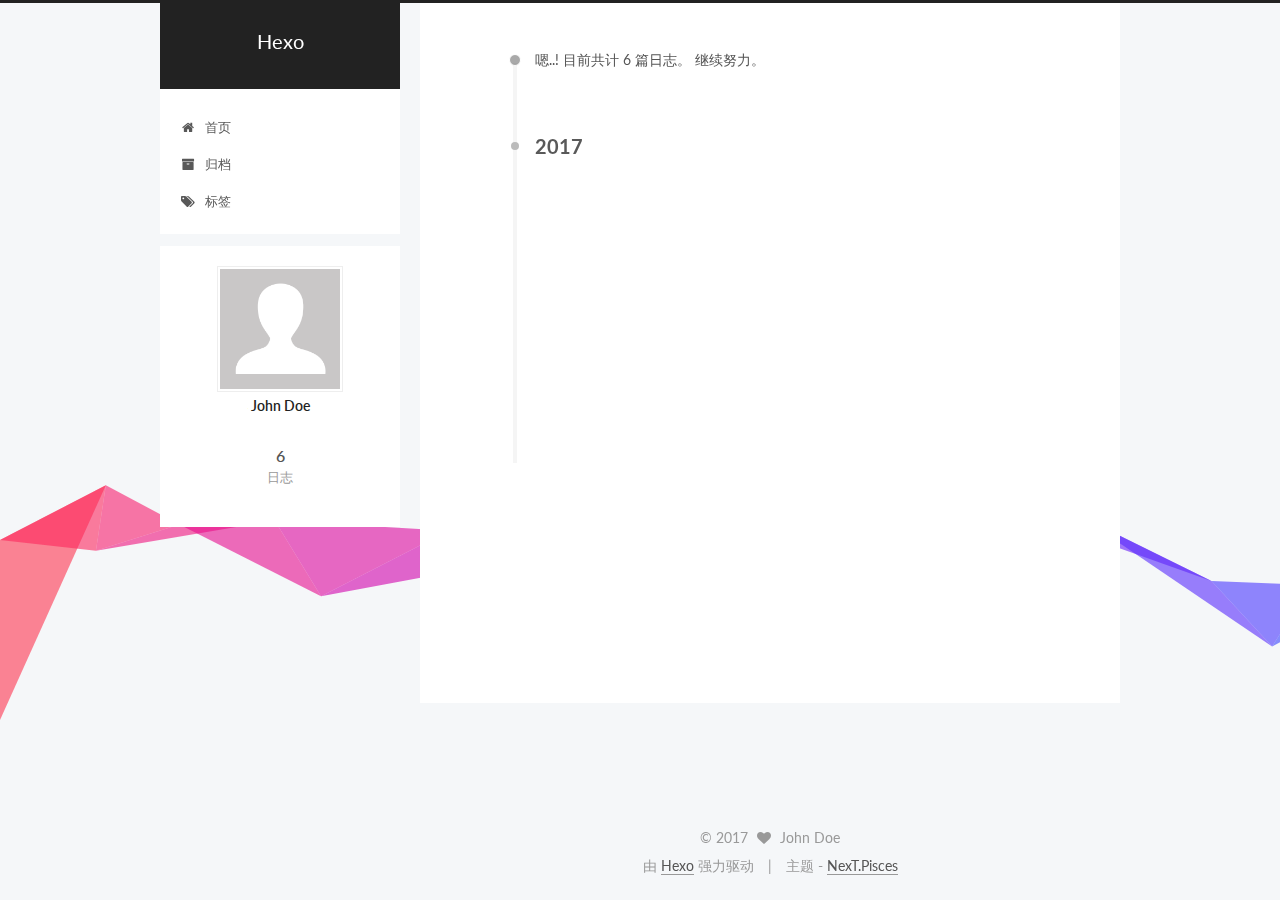
<file: archives/2017/04/index.html>
<!doctype html>



  


<html class="theme-next pisces use-motion" lang="zh-Hans">
<head>
  <meta charset="UTF-8"/>
<meta http-equiv="X-UA-Compatible" content="IE=edge" />
<meta name="viewport" content="width=device-width, initial-scale=1, maximum-scale=1"/>



<meta http-equiv="Cache-Control" content="no-transform" />
<meta http-equiv="Cache-Control" content="no-siteapp" />















  
  
  <link href="/lib/fancybox/source/jquery.fancybox.css?v=2.1.5" rel="stylesheet" type="text/css" />




  
  
  
  

  
    
    
  

  

  

  

  

  
    
    
    <link href="//fonts.googleapis.com/css?family=Lato:300,300italic,400,400italic,700,700italic&subset=latin,latin-ext" rel="stylesheet" type="text/css">
  






<link href="/lib/font-awesome/css/font-awesome.min.css?v=4.6.2" rel="stylesheet" type="text/css" />

<link href="/css/main.css?v=5.1.0" rel="stylesheet" type="text/css" />


  <meta name="keywords" content="Hexo, NexT" />








  <link rel="shortcut icon" type="image/x-icon" href="/favicon.ico?v=5.1.0" />






<meta property="og:type" content="website">
<meta property="og:title" content="Hexo">
<meta property="og:url" content="http://yoursite.com/archives/2017/04/index.html">
<meta property="og:site_name" content="Hexo">
<meta name="twitter:card" content="summary">
<meta name="twitter:title" content="Hexo">



<script type="text/javascript" id="hexo.configurations">
  var NexT = window.NexT || {};
  var CONFIG = {
    root: '/',
    scheme: 'Pisces',
    sidebar: {"position":"left","display":"post","offset":12,"offset_float":0,"b2t":false,"scrollpercent":false},
    fancybox: true,
    motion: true,
    duoshuo: {
      userId: '0',
      author: '博主'
    },
    algolia: {
      applicationID: '',
      apiKey: '',
      indexName: '',
      hits: {"per_page":10},
      labels: {"input_placeholder":"Search for Posts","hits_empty":"We didn't find any results for the search: ${query}","hits_stats":"${hits} results found in ${time} ms"}
    }
  };
</script>



  <link rel="canonical" href="http://yoursite.com/archives/2017/04/"/>





  <title> 归档 | Hexo </title>
</head>

<body itemscope itemtype="http://schema.org/WebPage" lang="zh-Hans">

  














  
  
    
  

  <div class="container sidebar-position-left  page-archive  ">
    <div class="headband"></div>

    <header id="header" class="header" itemscope itemtype="http://schema.org/WPHeader">
      <div class="header-inner"><div class="site-brand-wrapper">
  <div class="site-meta ">
    

    <div class="custom-logo-site-title">
      <a href="/"  class="brand" rel="start">
        <span class="logo-line-before"><i></i></span>
        <span class="site-title">Hexo</span>
        <span class="logo-line-after"><i></i></span>
      </a>
    </div>
      
        <p class="site-subtitle"></p>
      
  </div>

  <div class="site-nav-toggle">
    <button>
      <span class="btn-bar"></span>
      <span class="btn-bar"></span>
      <span class="btn-bar"></span>
    </button>
  </div>
</div>

<nav class="site-nav">
  

  
    <ul id="menu" class="menu">
      
        
        <li class="menu-item menu-item-home">
          <a href="/" rel="section">
            
              <i class="menu-item-icon fa fa-fw fa-home"></i> <br />
            
            首页
          </a>
        </li>
      
        
        <li class="menu-item menu-item-archives">
          <a href="/archives" rel="section">
            
              <i class="menu-item-icon fa fa-fw fa-archive"></i> <br />
            
            归档
          </a>
        </li>
      
        
        <li class="menu-item menu-item-tags">
          <a href="/tags" rel="section">
            
              <i class="menu-item-icon fa fa-fw fa-tags"></i> <br />
            
            标签
          </a>
        </li>
      

      
    </ul>
  

  
</nav>



 </div>
    </header>

    <main id="main" class="main">
      <div class="main-inner">
        <div class="content-wrap">
          <div id="content" class="content">
            

  <section id="posts" class="posts-collapse">
    <span class="archive-move-on"></span>

    <span class="archive-page-counter">
      
      
      
        
      
      嗯..! 目前共计 6 篇日志。 继续努力。
    </span>

    

      
      
      

      
        
        <div class="collection-title">
          <h2 class="archive-year motion-element" id="archive-year-2017">2017</h2>
        </div>
      
      

      

  <article class="post post-type-normal" itemscope itemtype="http://schema.org/Article">
    <header class="post-header">

      <h1 class="post-title">
        
            <a class="post-title-link" href="/2017/04/16/Docker简化部署CMS企业门户网站/" itemprop="url">
              
                <span itemprop="name">Docker简化部署CMS企业门户网站</span>
              
            </a>
        
      </h1>

      <div class="post-meta">
        <time class="post-time" itemprop="dateCreated"
              datetime="2017-04-16T19:58:52+08:00"
              content="2017-04-16" >
          04-16
        </time>
      </div>

    </header>
  </article>



    

      
      
      

      
      

      

  <article class="post post-type-normal" itemscope itemtype="http://schema.org/Article">
    <header class="post-header">

      <h1 class="post-title">
        
            <a class="post-title-link" href="/2017/04/11/8（一）——函数式接口/" itemprop="url">
              
                <span itemprop="name">一起爪哇Java8（一）——函数式接口</span>
              
            </a>
        
      </h1>

      <div class="post-meta">
        <time class="post-time" itemprop="dateCreated"
              datetime="2017-04-11T16:06:52+08:00"
              content="2017-04-11" >
          04-11
        </time>
      </div>

    </header>
  </article>



    

      
      
      

      
      

      

  <article class="post post-type-normal" itemscope itemtype="http://schema.org/Article">
    <header class="post-header">

      <h1 class="post-title">
        
            <a class="post-title-link" href="/2017/04/11/关于域名/" itemprop="url">
              
                <span itemprop="name">关于域名</span>
              
            </a>
        
      </h1>

      <div class="post-meta">
        <time class="post-time" itemprop="dateCreated"
              datetime="2017-04-11T15:35:59+08:00"
              content="2017-04-11" >
          04-11
        </time>
      </div>

    </header>
  </article>



    

      
      
      

      
      

      

  <article class="post post-type-normal" itemscope itemtype="http://schema.org/Article">
    <header class="post-header">

      <h1 class="post-title">
        
            <a class="post-title-link" href="/2017/04/11/hello-world/" itemprop="url">
              
                <span itemprop="name">Hello World</span>
              
            </a>
        
      </h1>

      <div class="post-meta">
        <time class="post-time" itemprop="dateCreated"
              datetime="2017-04-11T15:05:33+08:00"
              content="2017-04-11" >
          04-11
        </time>
      </div>

    </header>
  </article>



    

  </section>

  



          </div>
          


          

        </div>
        
          
  
  <div class="sidebar-toggle">
    <div class="sidebar-toggle-line-wrap">
      <span class="sidebar-toggle-line sidebar-toggle-line-first"></span>
      <span class="sidebar-toggle-line sidebar-toggle-line-middle"></span>
      <span class="sidebar-toggle-line sidebar-toggle-line-last"></span>
    </div>
  </div>

  <aside id="sidebar" class="sidebar">
    <div class="sidebar-inner">

      

      

      <section class="site-overview sidebar-panel sidebar-panel-active">
        <div class="site-author motion-element" itemprop="author" itemscope itemtype="http://schema.org/Person">
          <img class="site-author-image" itemprop="image"
               src="/images/avatar.gif"
               alt="John Doe" />
          <p class="site-author-name" itemprop="name">John Doe</p>
           
              <p class="site-description motion-element" itemprop="description"></p>
          
        </div>
        <nav class="site-state motion-element">

          
            <div class="site-state-item site-state-posts">
              <a href="/archives">
                <span class="site-state-item-count">6</span>
                <span class="site-state-item-name">日志</span>
              </a>
            </div>
          

          

          

        </nav>

        

        <div class="links-of-author motion-element">
          
        </div>

        
        

        
        

        


      </section>

      

      

    </div>
  </aside>


        
      </div>
    </main>

    <footer id="footer" class="footer">
      <div class="footer-inner">
        <div class="copyright" >
  
  &copy; 
  <span itemprop="copyrightYear">2017</span>
  <span class="with-love">
    <i class="fa fa-heart"></i>
  </span>
  <span class="author" itemprop="copyrightHolder">John Doe</span>
</div>


<div class="powered-by">
  由 <a class="theme-link" href="https://hexo.io">Hexo</a> 强力驱动
</div>

<div class="theme-info">
  主题 -
  <a class="theme-link" href="https://github.com/iissnan/hexo-theme-next">
    NexT.Pisces
  </a>
</div>


        

        
      </div>
    </footer>

    
      <div class="back-to-top">
        <i class="fa fa-arrow-up"></i>
        
      </div>
    

  </div>

  

<script type="text/javascript">
  if (Object.prototype.toString.call(window.Promise) !== '[object Function]') {
    window.Promise = null;
  }
</script>









  






  



  
  <script type="text/javascript" src="/lib/jquery/index.js?v=2.1.3"></script>

  
  <script type="text/javascript" src="/lib/fastclick/lib/fastclick.min.js?v=1.0.6"></script>

  
  <script type="text/javascript" src="/lib/jquery_lazyload/jquery.lazyload.js?v=1.9.7"></script>

  
  <script type="text/javascript" src="/lib/velocity/velocity.min.js?v=1.2.1"></script>

  
  <script type="text/javascript" src="/lib/velocity/velocity.ui.min.js?v=1.2.1"></script>

  
  <script type="text/javascript" src="/lib/fancybox/source/jquery.fancybox.pack.js?v=2.1.5"></script>

  
  <script type="text/javascript" src="/lib/canvas-ribbon/canvas-ribbon.js"></script>


  


  <script type="text/javascript" src="/js/src/utils.js?v=5.1.0"></script>

  <script type="text/javascript" src="/js/src/motion.js?v=5.1.0"></script>



  
  


  <script type="text/javascript" src="/js/src/affix.js?v=5.1.0"></script>

  <script type="text/javascript" src="/js/src/schemes/pisces.js?v=5.1.0"></script>



  
  
    <script type="text/javascript" id="motion.page.archive">
      $('.archive-year').velocity('transition.slideLeftIn');
    </script>
  


  


  <script type="text/javascript" src="/js/src/bootstrap.js?v=5.1.0"></script>



  


  




	





  
    
    <script>
      var cloudTieConfig = {
        url: document.location.href, 
        sourceId: "",
        productKey: "588560c029d244b6995b16539b4e76bc",
        target: "cloud-tie-wrapper"
      };
    </script>
    <script src="https://img1.ws.126.net/f2e/tie/yun/sdk/loader.js"></script>
  










  





  

  

  

  

  

</body>
</html>
</file>
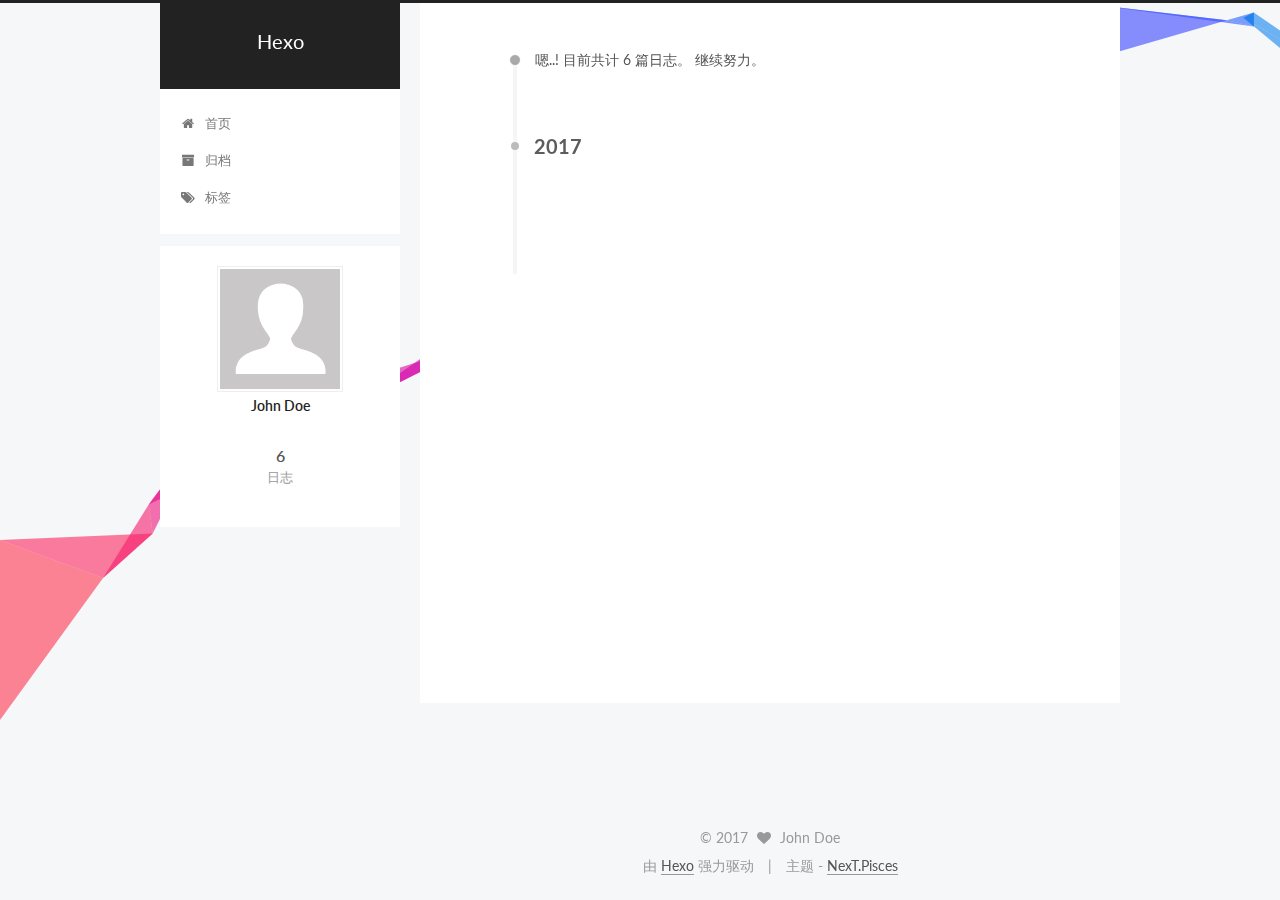
<file: archives/2017/05/index.html>
<!doctype html>



  


<html class="theme-next pisces use-motion" lang="zh-Hans">
<head>
  <meta charset="UTF-8"/>
<meta http-equiv="X-UA-Compatible" content="IE=edge" />
<meta name="viewport" content="width=device-width, initial-scale=1, maximum-scale=1"/>



<meta http-equiv="Cache-Control" content="no-transform" />
<meta http-equiv="Cache-Control" content="no-siteapp" />















  
  
  <link href="/lib/fancybox/source/jquery.fancybox.css?v=2.1.5" rel="stylesheet" type="text/css" />




  
  
  
  

  
    
    
  

  

  

  

  

  
    
    
    <link href="//fonts.googleapis.com/css?family=Lato:300,300italic,400,400italic,700,700italic&subset=latin,latin-ext" rel="stylesheet" type="text/css">
  






<link href="/lib/font-awesome/css/font-awesome.min.css?v=4.6.2" rel="stylesheet" type="text/css" />

<link href="/css/main.css?v=5.1.0" rel="stylesheet" type="text/css" />


  <meta name="keywords" content="Hexo, NexT" />








  <link rel="shortcut icon" type="image/x-icon" href="/favicon.ico?v=5.1.0" />






<meta property="og:type" content="website">
<meta property="og:title" content="Hexo">
<meta property="og:url" content="http://yoursite.com/archives/2017/05/index.html">
<meta property="og:site_name" content="Hexo">
<meta name="twitter:card" content="summary">
<meta name="twitter:title" content="Hexo">



<script type="text/javascript" id="hexo.configurations">
  var NexT = window.NexT || {};
  var CONFIG = {
    root: '/',
    scheme: 'Pisces',
    sidebar: {"position":"left","display":"post","offset":12,"offset_float":0,"b2t":false,"scrollpercent":false},
    fancybox: true,
    motion: true,
    duoshuo: {
      userId: '0',
      author: '博主'
    },
    algolia: {
      applicationID: '',
      apiKey: '',
      indexName: '',
      hits: {"per_page":10},
      labels: {"input_placeholder":"Search for Posts","hits_empty":"We didn't find any results for the search: ${query}","hits_stats":"${hits} results found in ${time} ms"}
    }
  };
</script>



  <link rel="canonical" href="http://yoursite.com/archives/2017/05/"/>





  <title> 归档 | Hexo </title>
</head>

<body itemscope itemtype="http://schema.org/WebPage" lang="zh-Hans">

  














  
  
    
  

  <div class="container sidebar-position-left  page-archive  ">
    <div class="headband"></div>

    <header id="header" class="header" itemscope itemtype="http://schema.org/WPHeader">
      <div class="header-inner"><div class="site-brand-wrapper">
  <div class="site-meta ">
    

    <div class="custom-logo-site-title">
      <a href="/"  class="brand" rel="start">
        <span class="logo-line-before"><i></i></span>
        <span class="site-title">Hexo</span>
        <span class="logo-line-after"><i></i></span>
      </a>
    </div>
      
        <p class="site-subtitle"></p>
      
  </div>

  <div class="site-nav-toggle">
    <button>
      <span class="btn-bar"></span>
      <span class="btn-bar"></span>
      <span class="btn-bar"></span>
    </button>
  </div>
</div>

<nav class="site-nav">
  

  
    <ul id="menu" class="menu">
      
        
        <li class="menu-item menu-item-home">
          <a href="/" rel="section">
            
              <i class="menu-item-icon fa fa-fw fa-home"></i> <br />
            
            首页
          </a>
        </li>
      
        
        <li class="menu-item menu-item-archives">
          <a href="/archives" rel="section">
            
              <i class="menu-item-icon fa fa-fw fa-archive"></i> <br />
            
            归档
          </a>
        </li>
      
        
        <li class="menu-item menu-item-tags">
          <a href="/tags" rel="section">
            
              <i class="menu-item-icon fa fa-fw fa-tags"></i> <br />
            
            标签
          </a>
        </li>
      

      
    </ul>
  

  
</nav>



 </div>
    </header>

    <main id="main" class="main">
      <div class="main-inner">
        <div class="content-wrap">
          <div id="content" class="content">
            

  <section id="posts" class="posts-collapse">
    <span class="archive-move-on"></span>

    <span class="archive-page-counter">
      
      
      
        
      
      嗯..! 目前共计 6 篇日志。 继续努力。
    </span>

    

      
      
      

      
        
        <div class="collection-title">
          <h2 class="archive-year motion-element" id="archive-year-2017">2017</h2>
        </div>
      
      

      

  <article class="post post-type-normal" itemscope itemtype="http://schema.org/Article">
    <header class="post-header">

      <h1 class="post-title">
        
            <a class="post-title-link" href="/2017/05/17/书评/" itemprop="url">
              
                <span itemprop="name">书评</span>
              
            </a>
        
      </h1>

      <div class="post-meta">
        <time class="post-time" itemprop="dateCreated"
              datetime="2017-05-17T13:54:28+08:00"
              content="2017-05-17" >
          05-17
        </time>
      </div>

    </header>
  </article>



    

  </section>

  



          </div>
          


          

        </div>
        
          
  
  <div class="sidebar-toggle">
    <div class="sidebar-toggle-line-wrap">
      <span class="sidebar-toggle-line sidebar-toggle-line-first"></span>
      <span class="sidebar-toggle-line sidebar-toggle-line-middle"></span>
      <span class="sidebar-toggle-line sidebar-toggle-line-last"></span>
    </div>
  </div>

  <aside id="sidebar" class="sidebar">
    <div class="sidebar-inner">

      

      

      <section class="site-overview sidebar-panel sidebar-panel-active">
        <div class="site-author motion-element" itemprop="author" itemscope itemtype="http://schema.org/Person">
          <img class="site-author-image" itemprop="image"
               src="/images/avatar.gif"
               alt="John Doe" />
          <p class="site-author-name" itemprop="name">John Doe</p>
           
              <p class="site-description motion-element" itemprop="description"></p>
          
        </div>
        <nav class="site-state motion-element">

          
            <div class="site-state-item site-state-posts">
              <a href="/archives">
                <span class="site-state-item-count">6</span>
                <span class="site-state-item-name">日志</span>
              </a>
            </div>
          

          

          

        </nav>

        

        <div class="links-of-author motion-element">
          
        </div>

        
        

        
        

        


      </section>

      

      

    </div>
  </aside>


        
      </div>
    </main>

    <footer id="footer" class="footer">
      <div class="footer-inner">
        <div class="copyright" >
  
  &copy; 
  <span itemprop="copyrightYear">2017</span>
  <span class="with-love">
    <i class="fa fa-heart"></i>
  </span>
  <span class="author" itemprop="copyrightHolder">John Doe</span>
</div>


<div class="powered-by">
  由 <a class="theme-link" href="https://hexo.io">Hexo</a> 强力驱动
</div>

<div class="theme-info">
  主题 -
  <a class="theme-link" href="https://github.com/iissnan/hexo-theme-next">
    NexT.Pisces
  </a>
</div>


        

        
      </div>
    </footer>

    
      <div class="back-to-top">
        <i class="fa fa-arrow-up"></i>
        
      </div>
    

  </div>

  

<script type="text/javascript">
  if (Object.prototype.toString.call(window.Promise) !== '[object Function]') {
    window.Promise = null;
  }
</script>









  






  



  
  <script type="text/javascript" src="/lib/jquery/index.js?v=2.1.3"></script>

  
  <script type="text/javascript" src="/lib/fastclick/lib/fastclick.min.js?v=1.0.6"></script>

  
  <script type="text/javascript" src="/lib/jquery_lazyload/jquery.lazyload.js?v=1.9.7"></script>

  
  <script type="text/javascript" src="/lib/velocity/velocity.min.js?v=1.2.1"></script>

  
  <script type="text/javascript" src="/lib/velocity/velocity.ui.min.js?v=1.2.1"></script>

  
  <script type="text/javascript" src="/lib/fancybox/source/jquery.fancybox.pack.js?v=2.1.5"></script>

  
  <script type="text/javascript" src="/lib/canvas-ribbon/canvas-ribbon.js"></script>


  


  <script type="text/javascript" src="/js/src/utils.js?v=5.1.0"></script>

  <script type="text/javascript" src="/js/src/motion.js?v=5.1.0"></script>



  
  


  <script type="text/javascript" src="/js/src/affix.js?v=5.1.0"></script>

  <script type="text/javascript" src="/js/src/schemes/pisces.js?v=5.1.0"></script>



  
  
    <script type="text/javascript" id="motion.page.archive">
      $('.archive-year').velocity('transition.slideLeftIn');
    </script>
  


  


  <script type="text/javascript" src="/js/src/bootstrap.js?v=5.1.0"></script>



  


  




	





  
    
    <script>
      var cloudTieConfig = {
        url: document.location.href, 
        sourceId: "",
        productKey: "588560c029d244b6995b16539b4e76bc",
        target: "cloud-tie-wrapper"
      };
    </script>
    <script src="https://img1.ws.126.net/f2e/tie/yun/sdk/loader.js"></script>
  










  





  

  

  

  

  

</body>
</html>
</file>
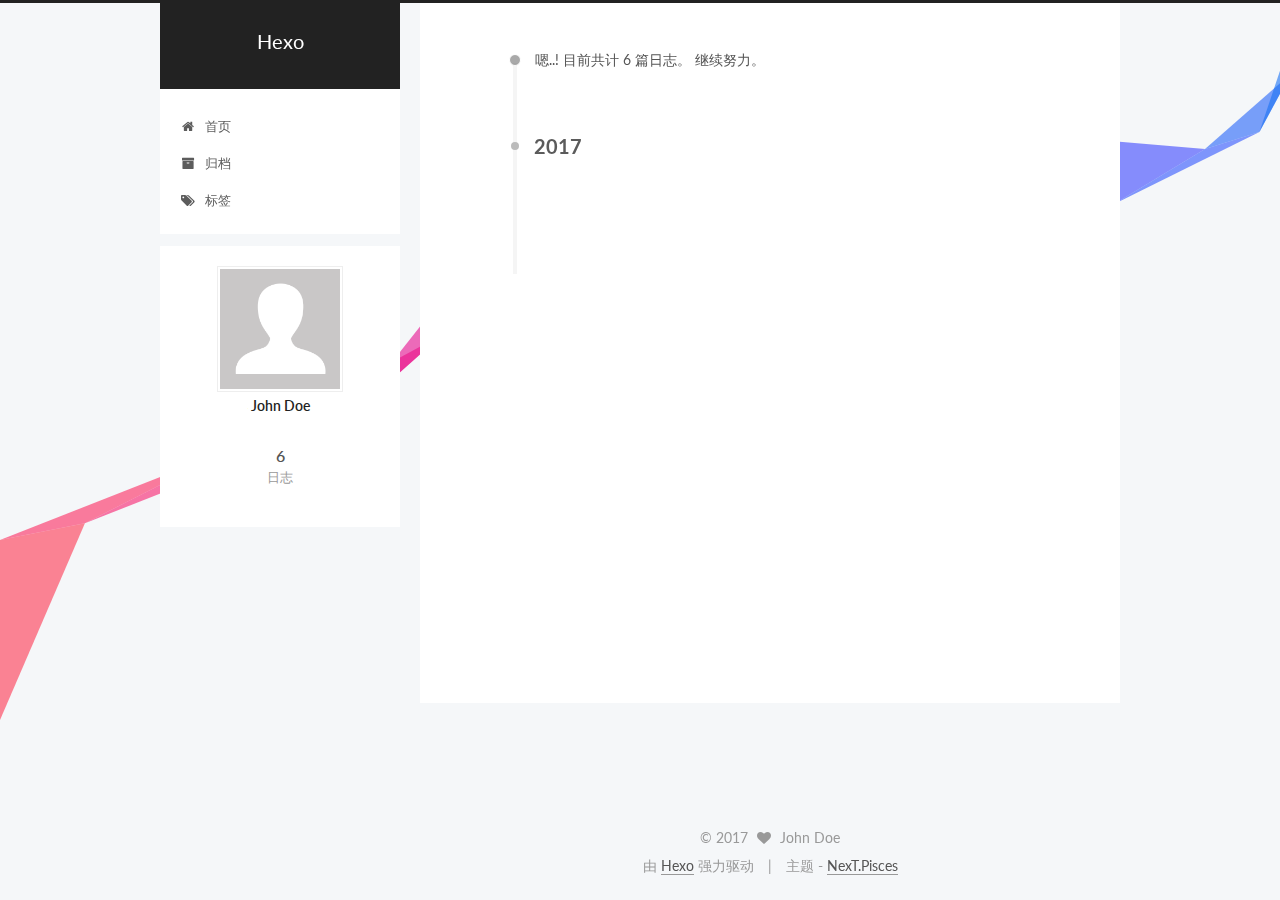
<file: archives/2017/06/index.html>
<!doctype html>



  


<html class="theme-next pisces use-motion" lang="zh-Hans">
<head>
  <meta charset="UTF-8"/>
<meta http-equiv="X-UA-Compatible" content="IE=edge" />
<meta name="viewport" content="width=device-width, initial-scale=1, maximum-scale=1"/>



<meta http-equiv="Cache-Control" content="no-transform" />
<meta http-equiv="Cache-Control" content="no-siteapp" />















  
  
  <link href="/lib/fancybox/source/jquery.fancybox.css?v=2.1.5" rel="stylesheet" type="text/css" />




  
  
  
  

  
    
    
  

  

  

  

  

  
    
    
    <link href="//fonts.googleapis.com/css?family=Lato:300,300italic,400,400italic,700,700italic&subset=latin,latin-ext" rel="stylesheet" type="text/css">
  






<link href="/lib/font-awesome/css/font-awesome.min.css?v=4.6.2" rel="stylesheet" type="text/css" />

<link href="/css/main.css?v=5.1.0" rel="stylesheet" type="text/css" />


  <meta name="keywords" content="Hexo, NexT" />








  <link rel="shortcut icon" type="image/x-icon" href="/favicon.ico?v=5.1.0" />






<meta property="og:type" content="website">
<meta property="og:title" content="Hexo">
<meta property="og:url" content="http://yoursite.com/archives/2017/06/index.html">
<meta property="og:site_name" content="Hexo">
<meta name="twitter:card" content="summary">
<meta name="twitter:title" content="Hexo">



<script type="text/javascript" id="hexo.configurations">
  var NexT = window.NexT || {};
  var CONFIG = {
    root: '/',
    scheme: 'Pisces',
    sidebar: {"position":"left","display":"post","offset":12,"offset_float":0,"b2t":false,"scrollpercent":false},
    fancybox: true,
    motion: true,
    duoshuo: {
      userId: '0',
      author: '博主'
    },
    algolia: {
      applicationID: '',
      apiKey: '',
      indexName: '',
      hits: {"per_page":10},
      labels: {"input_placeholder":"Search for Posts","hits_empty":"We didn't find any results for the search: ${query}","hits_stats":"${hits} results found in ${time} ms"}
    }
  };
</script>



  <link rel="canonical" href="http://yoursite.com/archives/2017/06/"/>





  <title> 归档 | Hexo </title>
</head>

<body itemscope itemtype="http://schema.org/WebPage" lang="zh-Hans">

  














  
  
    
  

  <div class="container sidebar-position-left  page-archive  ">
    <div class="headband"></div>

    <header id="header" class="header" itemscope itemtype="http://schema.org/WPHeader">
      <div class="header-inner"><div class="site-brand-wrapper">
  <div class="site-meta ">
    

    <div class="custom-logo-site-title">
      <a href="/"  class="brand" rel="start">
        <span class="logo-line-before"><i></i></span>
        <span class="site-title">Hexo</span>
        <span class="logo-line-after"><i></i></span>
      </a>
    </div>
      
        <p class="site-subtitle"></p>
      
  </div>

  <div class="site-nav-toggle">
    <button>
      <span class="btn-bar"></span>
      <span class="btn-bar"></span>
      <span class="btn-bar"></span>
    </button>
  </div>
</div>

<nav class="site-nav">
  

  
    <ul id="menu" class="menu">
      
        
        <li class="menu-item menu-item-home">
          <a href="/" rel="section">
            
              <i class="menu-item-icon fa fa-fw fa-home"></i> <br />
            
            首页
          </a>
        </li>
      
        
        <li class="menu-item menu-item-archives">
          <a href="/archives" rel="section">
            
              <i class="menu-item-icon fa fa-fw fa-archive"></i> <br />
            
            归档
          </a>
        </li>
      
        
        <li class="menu-item menu-item-tags">
          <a href="/tags" rel="section">
            
              <i class="menu-item-icon fa fa-fw fa-tags"></i> <br />
            
            标签
          </a>
        </li>
      

      
    </ul>
  

  
</nav>



 </div>
    </header>

    <main id="main" class="main">
      <div class="main-inner">
        <div class="content-wrap">
          <div id="content" class="content">
            

  <section id="posts" class="posts-collapse">
    <span class="archive-move-on"></span>

    <span class="archive-page-counter">
      
      
      
        
      
      嗯..! 目前共计 6 篇日志。 继续努力。
    </span>

    

      
      
      

      
        
        <div class="collection-title">
          <h2 class="archive-year motion-element" id="archive-year-2017">2017</h2>
        </div>
      
      

      

  <article class="post post-type-normal" itemscope itemtype="http://schema.org/Article">
    <header class="post-header">

      <h1 class="post-title">
        
            <a class="post-title-link" href="/2017/06/15/备忘录/" itemprop="url">
              
                <span itemprop="name">备忘录</span>
              
            </a>
        
      </h1>

      <div class="post-meta">
        <time class="post-time" itemprop="dateCreated"
              datetime="2017-06-15T10:54:53+08:00"
              content="2017-06-15" >
          06-15
        </time>
      </div>

    </header>
  </article>



    

  </section>

  



          </div>
          


          

        </div>
        
          
  
  <div class="sidebar-toggle">
    <div class="sidebar-toggle-line-wrap">
      <span class="sidebar-toggle-line sidebar-toggle-line-first"></span>
      <span class="sidebar-toggle-line sidebar-toggle-line-middle"></span>
      <span class="sidebar-toggle-line sidebar-toggle-line-last"></span>
    </div>
  </div>

  <aside id="sidebar" class="sidebar">
    <div class="sidebar-inner">

      

      

      <section class="site-overview sidebar-panel sidebar-panel-active">
        <div class="site-author motion-element" itemprop="author" itemscope itemtype="http://schema.org/Person">
          <img class="site-author-image" itemprop="image"
               src="/images/avatar.gif"
               alt="John Doe" />
          <p class="site-author-name" itemprop="name">John Doe</p>
           
              <p class="site-description motion-element" itemprop="description"></p>
          
        </div>
        <nav class="site-state motion-element">

          
            <div class="site-state-item site-state-posts">
              <a href="/archives">
                <span class="site-state-item-count">6</span>
                <span class="site-state-item-name">日志</span>
              </a>
            </div>
          

          

          

        </nav>

        

        <div class="links-of-author motion-element">
          
        </div>

        
        

        
        

        


      </section>

      

      

    </div>
  </aside>


        
      </div>
    </main>

    <footer id="footer" class="footer">
      <div class="footer-inner">
        <div class="copyright" >
  
  &copy; 
  <span itemprop="copyrightYear">2017</span>
  <span class="with-love">
    <i class="fa fa-heart"></i>
  </span>
  <span class="author" itemprop="copyrightHolder">John Doe</span>
</div>


<div class="powered-by">
  由 <a class="theme-link" href="https://hexo.io">Hexo</a> 强力驱动
</div>

<div class="theme-info">
  主题 -
  <a class="theme-link" href="https://github.com/iissnan/hexo-theme-next">
    NexT.Pisces
  </a>
</div>


        

        
      </div>
    </footer>

    
      <div class="back-to-top">
        <i class="fa fa-arrow-up"></i>
        
      </div>
    

  </div>

  

<script type="text/javascript">
  if (Object.prototype.toString.call(window.Promise) !== '[object Function]') {
    window.Promise = null;
  }
</script>









  






  



  
  <script type="text/javascript" src="/lib/jquery/index.js?v=2.1.3"></script>

  
  <script type="text/javascript" src="/lib/fastclick/lib/fastclick.min.js?v=1.0.6"></script>

  
  <script type="text/javascript" src="/lib/jquery_lazyload/jquery.lazyload.js?v=1.9.7"></script>

  
  <script type="text/javascript" src="/lib/velocity/velocity.min.js?v=1.2.1"></script>

  
  <script type="text/javascript" src="/lib/velocity/velocity.ui.min.js?v=1.2.1"></script>

  
  <script type="text/javascript" src="/lib/fancybox/source/jquery.fancybox.pack.js?v=2.1.5"></script>

  
  <script type="text/javascript" src="/lib/canvas-ribbon/canvas-ribbon.js"></script>


  


  <script type="text/javascript" src="/js/src/utils.js?v=5.1.0"></script>

  <script type="text/javascript" src="/js/src/motion.js?v=5.1.0"></script>



  
  


  <script type="text/javascript" src="/js/src/affix.js?v=5.1.0"></script>

  <script type="text/javascript" src="/js/src/schemes/pisces.js?v=5.1.0"></script>



  
  
    <script type="text/javascript" id="motion.page.archive">
      $('.archive-year').velocity('transition.slideLeftIn');
    </script>
  


  


  <script type="text/javascript" src="/js/src/bootstrap.js?v=5.1.0"></script>



  


  




	





  
    
    <script>
      var cloudTieConfig = {
        url: document.location.href, 
        sourceId: "",
        productKey: "588560c029d244b6995b16539b4e76bc",
        target: "cloud-tie-wrapper"
      };
    </script>
    <script src="https://img1.ws.126.net/f2e/tie/yun/sdk/loader.js"></script>
  










  





  

  

  

  

  

</body>
</html>
</file>
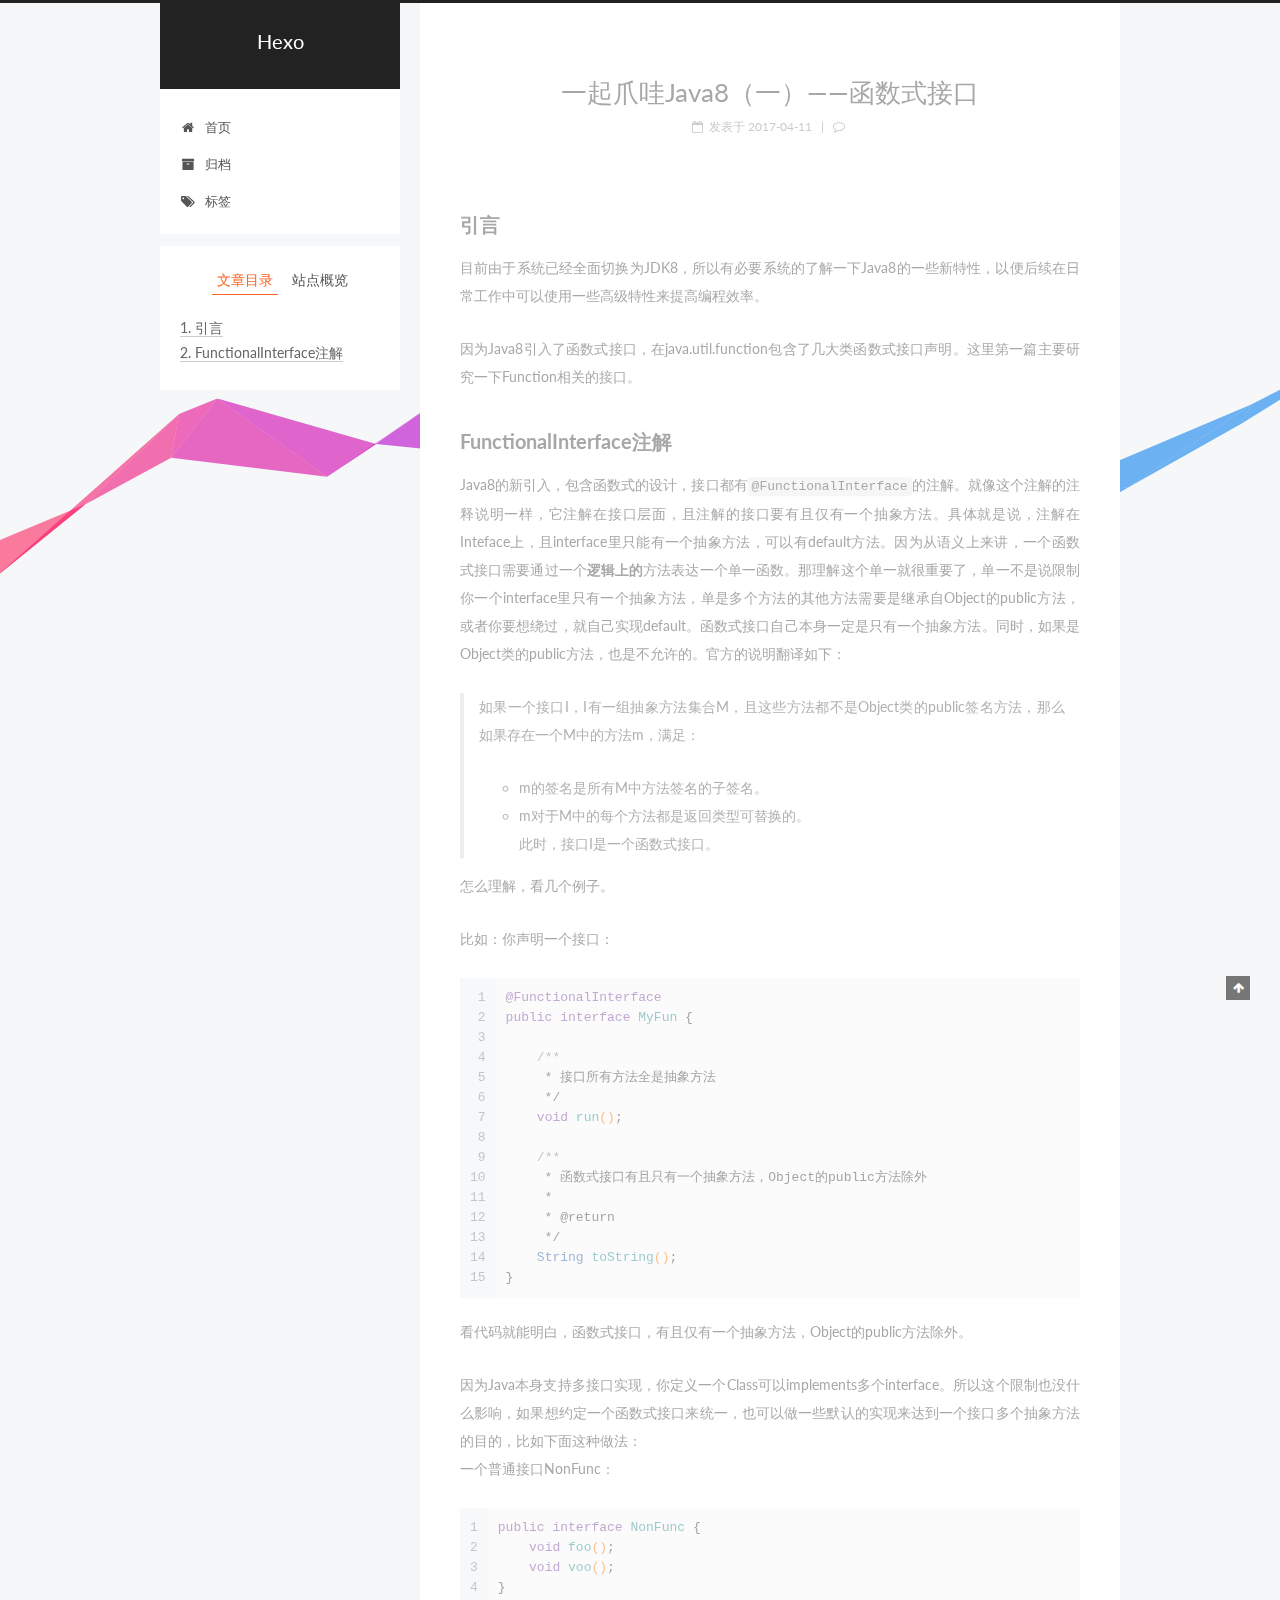
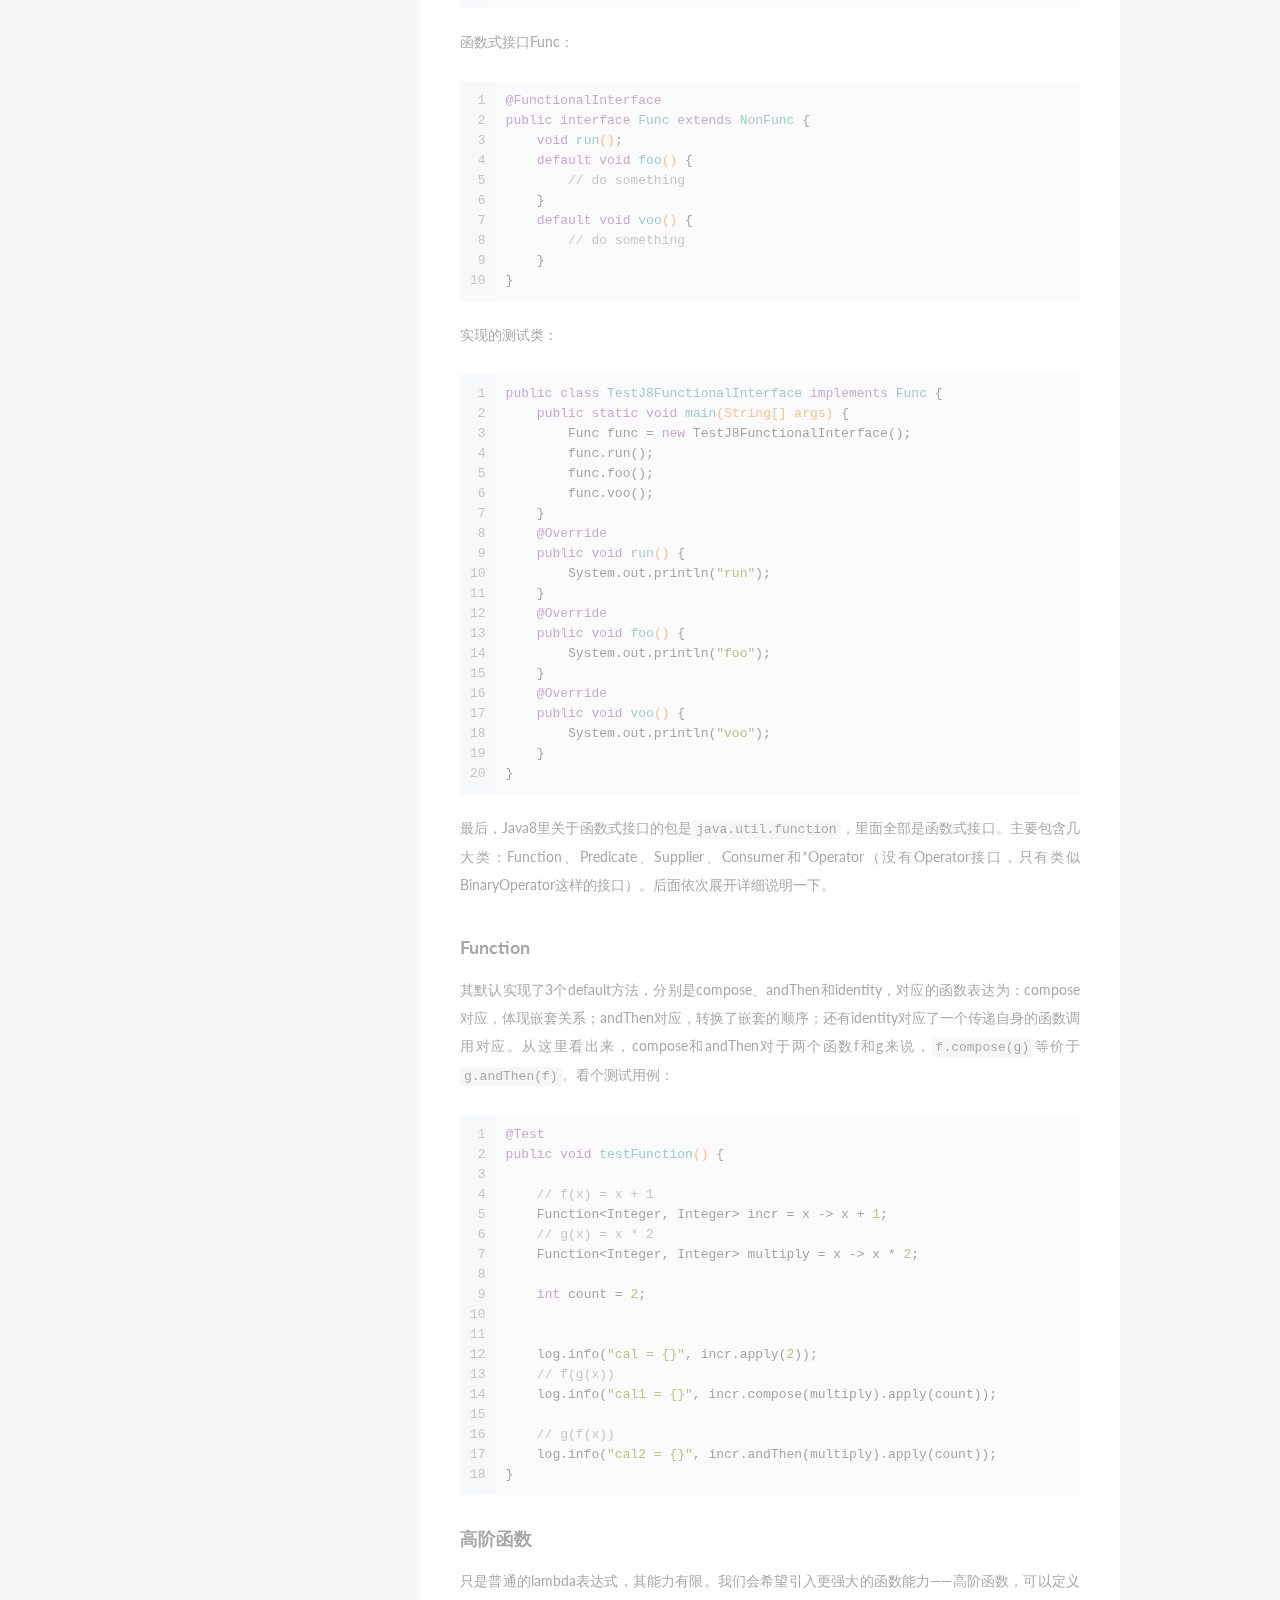
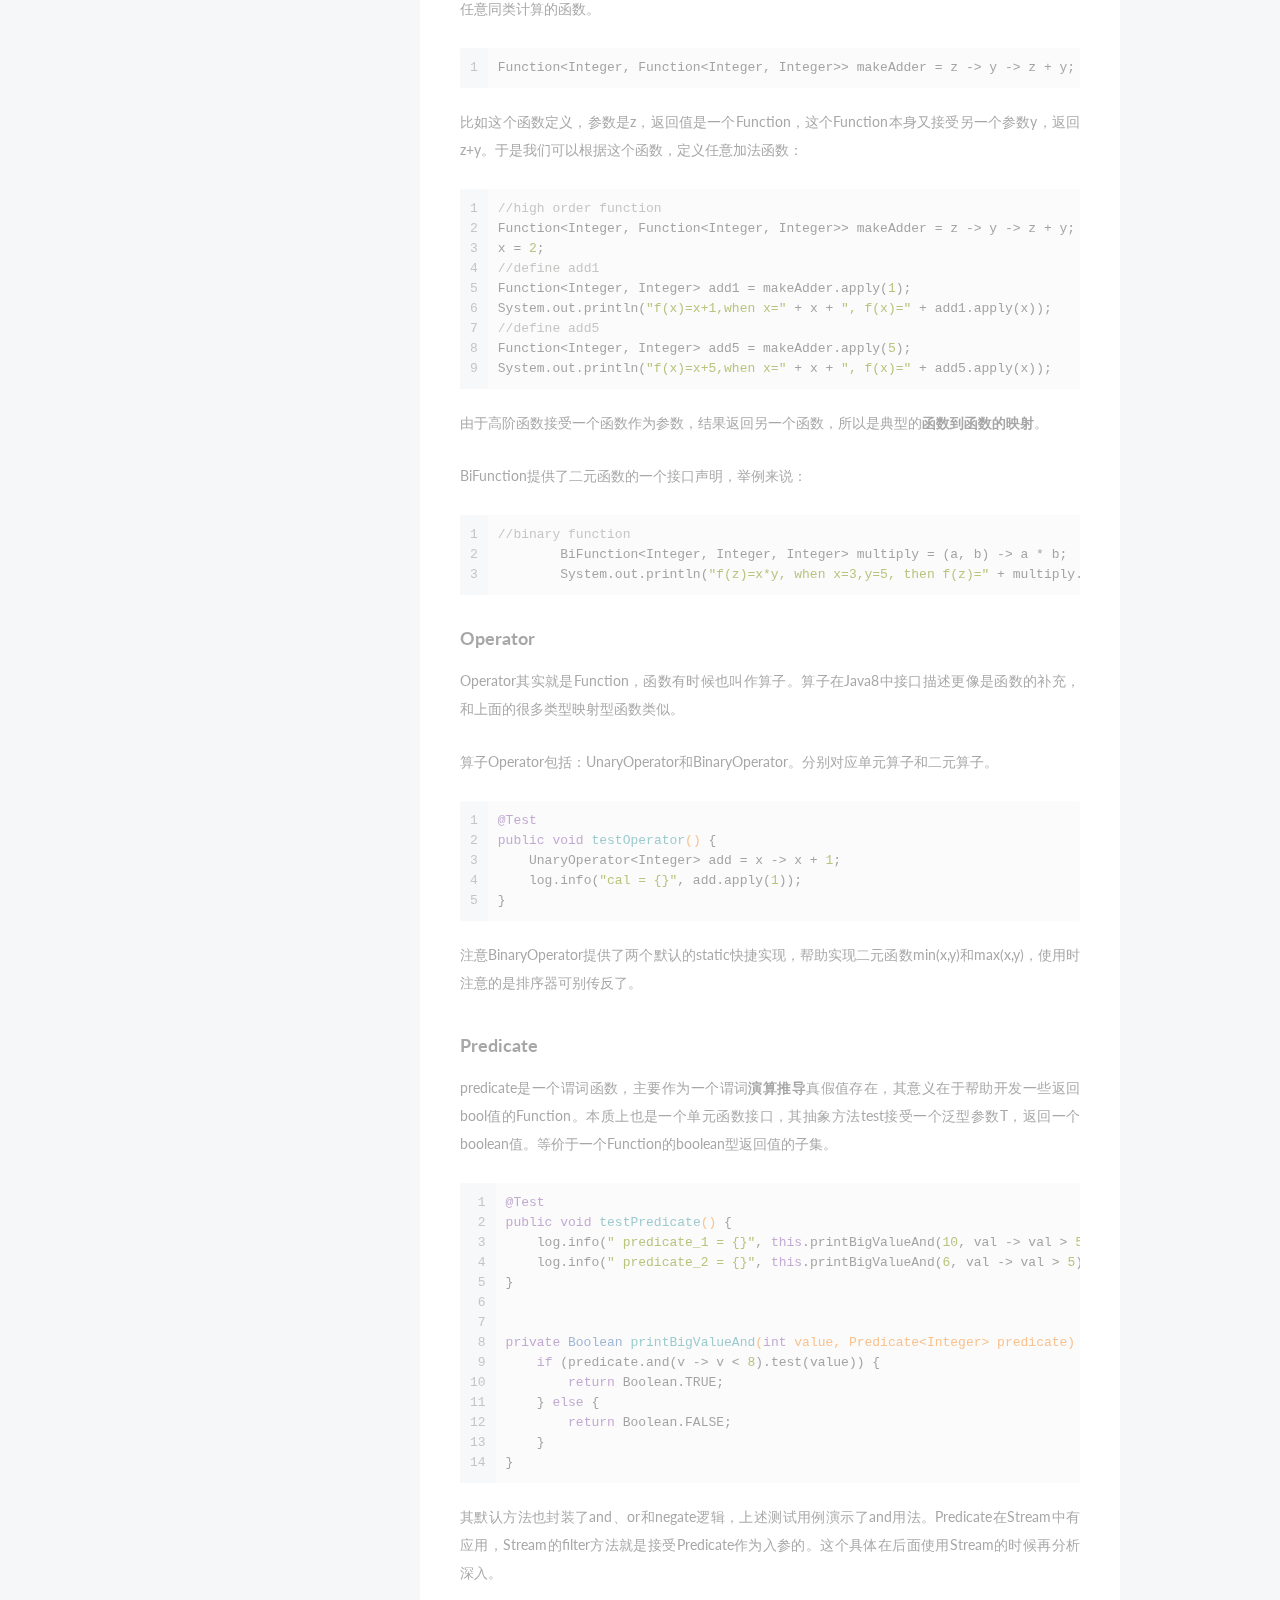
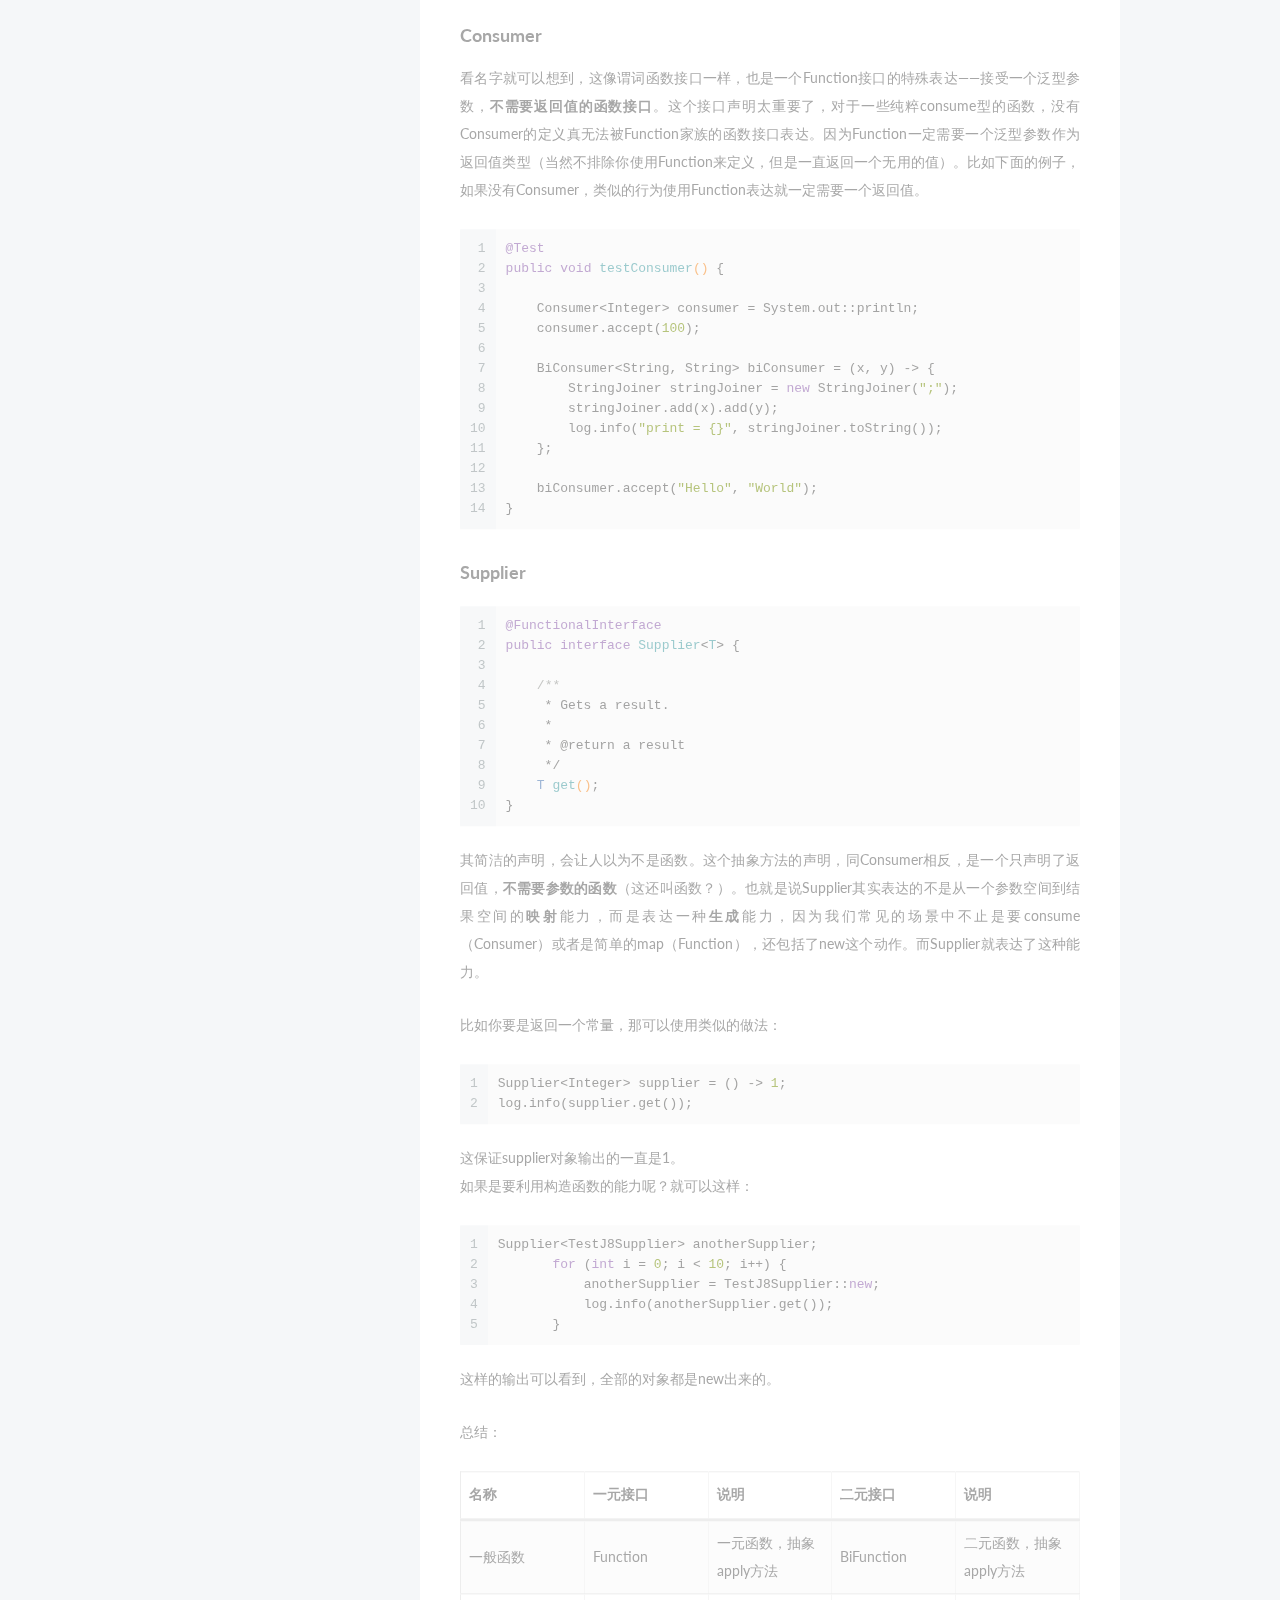
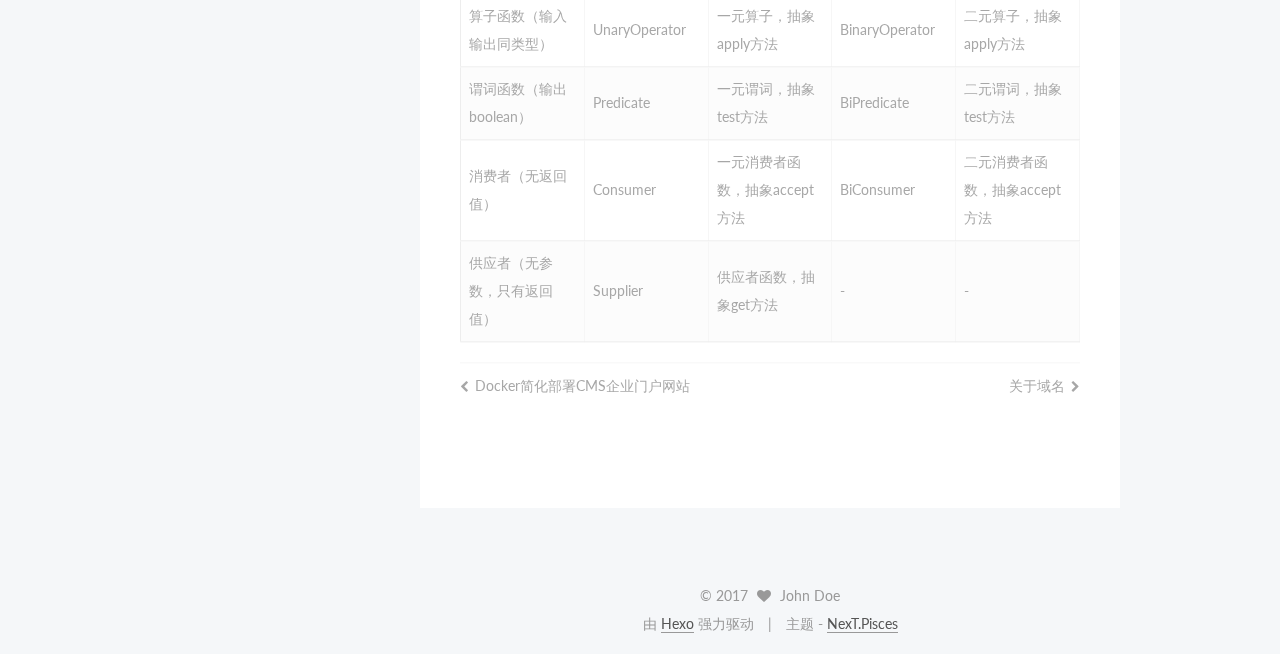
<file: 2017/04/11/8（一）——函数式接口/index.html>
<!doctype html>



  


<html class="theme-next pisces use-motion" lang="zh-Hans">
<head>
  <meta charset="UTF-8"/>
<meta http-equiv="X-UA-Compatible" content="IE=edge" />
<meta name="viewport" content="width=device-width, initial-scale=1, maximum-scale=1"/>



<meta http-equiv="Cache-Control" content="no-transform" />
<meta http-equiv="Cache-Control" content="no-siteapp" />















  
  
  <link href="/lib/fancybox/source/jquery.fancybox.css?v=2.1.5" rel="stylesheet" type="text/css" />




  
  
  
  

  
    
    
  

  

  

  

  

  
    
    
    <link href="//fonts.googleapis.com/css?family=Lato:300,300italic,400,400italic,700,700italic&subset=latin,latin-ext" rel="stylesheet" type="text/css">
  






<link href="/lib/font-awesome/css/font-awesome.min.css?v=4.6.2" rel="stylesheet" type="text/css" />

<link href="/css/main.css?v=5.1.0" rel="stylesheet" type="text/css" />


  <meta name="keywords" content="Hexo, NexT" />








  <link rel="shortcut icon" type="image/x-icon" href="/favicon.ico?v=5.1.0" />






<meta name="description" content="引言目前由于系统已经全面切换为JDK8，所以有必要系统的了解一下Java8的一些新特性，以便后续在日常工作中可以使用一些高级特性来提高编程效率。 因为Java8引入了函数式接口，在java.util.function包含了几大类函数式接口声明。这里第一篇主要研究一下Function相关的接口。">
<meta name="keywords">
<meta property="og:type" content="article">
<meta property="og:title" content="一起爪哇Java8（一）——函数式接口">
<meta property="og:url" content="http://yoursite.com/2017/04/11/8（一）——函数式接口/index.html">
<meta property="og:site_name" content="Hexo">
<meta property="og:description" content="引言目前由于系统已经全面切换为JDK8，所以有必要系统的了解一下Java8的一些新特性，以便后续在日常工作中可以使用一些高级特性来提高编程效率。 因为Java8引入了函数式接口，在java.util.function包含了几大类函数式接口声明。这里第一篇主要研究一下Function相关的接口。">
<meta property="og:updated_time" content="2017-07-24T04:07:38.000Z">
<meta name="twitter:card" content="summary">
<meta name="twitter:title" content="一起爪哇Java8（一）——函数式接口">
<meta name="twitter:description" content="引言目前由于系统已经全面切换为JDK8，所以有必要系统的了解一下Java8的一些新特性，以便后续在日常工作中可以使用一些高级特性来提高编程效率。 因为Java8引入了函数式接口，在java.util.function包含了几大类函数式接口声明。这里第一篇主要研究一下Function相关的接口。">



<script type="text/javascript" id="hexo.configurations">
  var NexT = window.NexT || {};
  var CONFIG = {
    root: '/',
    scheme: 'Pisces',
    sidebar: {"position":"left","display":"post","offset":12,"offset_float":0,"b2t":false,"scrollpercent":false},
    fancybox: true,
    motion: true,
    duoshuo: {
      userId: '0',
      author: '博主'
    },
    algolia: {
      applicationID: '',
      apiKey: '',
      indexName: '',
      hits: {"per_page":10},
      labels: {"input_placeholder":"Search for Posts","hits_empty":"We didn't find any results for the search: ${query}","hits_stats":"${hits} results found in ${time} ms"}
    }
  };
</script>



  <link rel="canonical" href="http://yoursite.com/2017/04/11/8（一）——函数式接口/"/>





  <title> 一起爪哇Java8（一）——函数式接口 | Hexo </title>
</head>

<body itemscope itemtype="http://schema.org/WebPage" lang="zh-Hans">

  














  
  
    
  

  <div class="container sidebar-position-left page-post-detail ">
    <div class="headband"></div>

    <header id="header" class="header" itemscope itemtype="http://schema.org/WPHeader">
      <div class="header-inner"><div class="site-brand-wrapper">
  <div class="site-meta ">
    

    <div class="custom-logo-site-title">
      <a href="/"  class="brand" rel="start">
        <span class="logo-line-before"><i></i></span>
        <span class="site-title">Hexo</span>
        <span class="logo-line-after"><i></i></span>
      </a>
    </div>
      
        <p class="site-subtitle"></p>
      
  </div>

  <div class="site-nav-toggle">
    <button>
      <span class="btn-bar"></span>
      <span class="btn-bar"></span>
      <span class="btn-bar"></span>
    </button>
  </div>
</div>

<nav class="site-nav">
  

  
    <ul id="menu" class="menu">
      
        
        <li class="menu-item menu-item-home">
          <a href="/" rel="section">
            
              <i class="menu-item-icon fa fa-fw fa-home"></i> <br />
            
            首页
          </a>
        </li>
      
        
        <li class="menu-item menu-item-archives">
          <a href="/archives" rel="section">
            
              <i class="menu-item-icon fa fa-fw fa-archive"></i> <br />
            
            归档
          </a>
        </li>
      
        
        <li class="menu-item menu-item-tags">
          <a href="/tags" rel="section">
            
              <i class="menu-item-icon fa fa-fw fa-tags"></i> <br />
            
            标签
          </a>
        </li>
      

      
    </ul>
  

  
</nav>



 </div>
    </header>

    <main id="main" class="main">
      <div class="main-inner">
        <div class="content-wrap">
          <div id="content" class="content">
            

  <div id="posts" class="posts-expand">
    

  

  
  
  

  <article class="post post-type-normal " itemscope itemtype="http://schema.org/Article">
    <link itemprop="mainEntityOfPage" href="http://yoursite.com/2017/04/11/8（一）——函数式接口/">

    <span hidden itemprop="author" itemscope itemtype="http://schema.org/Person">
      <meta itemprop="name" content="John Doe">
      <meta itemprop="description" content="">
      <meta itemprop="image" content="/images/avatar.gif">
    </span>

    <span hidden itemprop="publisher" itemscope itemtype="http://schema.org/Organization">
      <meta itemprop="name" content="Hexo">
    </span>

    
      <header class="post-header">

        
        
          <h1 class="post-title" itemprop="name headline">
            
            
              
                一起爪哇Java8（一）——函数式接口
              
            
          </h1>
        

        <div class="post-meta">
          <span class="post-time">
            
              <span class="post-meta-item-icon">
                <i class="fa fa-calendar-o"></i>
              </span>
              
                <span class="post-meta-item-text">发表于</span>
              
              <time title="创建于" itemprop="dateCreated datePublished" datetime="2017-04-11T16:06:52+08:00">
                2017-04-11
              </time>
            

            

            
          </span>

          

          
            
              <span class="post-comments-count">
                <span class="post-meta-divider">|</span>
                <span class="post-meta-item-icon">
                  <i class="fa fa-comment-o"></i>
                </span>
                <a class="cloud-tie-join-count" href="/2017/04/11/8（一）——函数式接口/#comments" itemprop="discussionUrl">
                  <span class="post-comments-count join-count" itemprop="commentCount"></span>
                </a>
              </span>
            
          

          
          

          

          

          

        </div>
      </header>
    


    <div class="post-body" itemprop="articleBody">

      
      

      
        <h2 id="引言"><a href="#引言" class="headerlink" title="引言"></a>引言</h2><p>目前由于系统已经全面切换为JDK8，所以有必要系统的了解一下Java8的一些新特性，以便后续在日常工作中可以使用一些高级特性来提高编程效率。</p>
<p>因为Java8引入了函数式接口，在java.util.function包含了几大类函数式接口声明。这里第一篇主要研究一下Function相关的接口。</p>
<a id="more"></a>
<h2 id="FunctionalInterface注解"><a href="#FunctionalInterface注解" class="headerlink" title="FunctionalInterface注解"></a>FunctionalInterface注解</h2><p>Java8的新引入，包含函数式的设计，接口都有<code>@FunctionalInterface</code>的注解。就像这个注解的注释说明一样，它注解在接口层面，且注解的接口要有且仅有一个抽象方法。具体就是说，注解在Inteface上，且interface里只能有一个抽象方法，可以有default方法。因为从语义上来讲，一个函数式接口需要通过一个<strong>逻辑上的</strong>方法表达一个单一函数。那理解这个单一就很重要了，单一不是说限制你一个interface里只有一个抽象方法，单是多个方法的其他方法需要是继承自Object的public方法，或者你要想绕过，就自己实现default。函数式接口自己本身一定是只有一个抽象方法。同时，如果是Object类的public方法，也是不允许的。官方的说明翻译如下：</p>
<blockquote>
<p>如果一个接口I，I有一组抽象方法集合M，且这些方法都不是Object类的public签名方法，那么如果存在一个M中的方法m，满足： </p>
<ul>
<li>m的签名是所有M中方法签名的子签名。 </li>
<li>m对于M中的每个方法都是返回类型可替换的。<br>此时，接口I是一个函数式接口。</li>
</ul>
</blockquote>
<p>怎么理解，看几个例子。</p>
<p>比如：你声明一个接口：</p>
<figure class="highlight java"><table><tr><td class="gutter"><pre><div class="line">1</div><div class="line">2</div><div class="line">3</div><div class="line">4</div><div class="line">5</div><div class="line">6</div><div class="line">7</div><div class="line">8</div><div class="line">9</div><div class="line">10</div><div class="line">11</div><div class="line">12</div><div class="line">13</div><div class="line">14</div><div class="line">15</div></pre></td><td class="code"><pre><div class="line"><span class="meta">@FunctionalInterface</span></div><div class="line"><span class="keyword">public</span> <span class="class"><span class="keyword">interface</span> <span class="title">MyFun</span> </span>&#123;</div><div class="line"></div><div class="line">    <span class="comment">/**</span></div><div class="line">     * 接口所有方法全是抽象方法</div><div class="line">     */</div><div class="line">    <span class="function"><span class="keyword">void</span> <span class="title">run</span><span class="params">()</span></span>;</div><div class="line"></div><div class="line">    <span class="comment">/**</span></div><div class="line">     * 函数式接口有且只有一个抽象方法，Object的public方法除外</div><div class="line">     *</div><div class="line">     * <span class="doctag">@return</span></div><div class="line">     */</div><div class="line">    <span class="function">String <span class="title">toString</span><span class="params">()</span></span>;</div><div class="line">&#125;</div></pre></td></tr></table></figure>
<p>看代码就能明白，函数式接口，有且仅有一个抽象方法，Object的public方法除外。</p>
<p>因为Java本身支持多接口实现，你定义一个Class可以implements多个interface。所以这个限制也没什么影响，如果想约定一个函数式接口来统一，也可以做一些默认的实现来达到一个接口多个抽象方法的目的，比如下面这种做法：<br>一个普通接口NonFunc：</p>
<figure class="highlight java"><table><tr><td class="gutter"><pre><div class="line">1</div><div class="line">2</div><div class="line">3</div><div class="line">4</div></pre></td><td class="code"><pre><div class="line"><span class="keyword">public</span> <span class="class"><span class="keyword">interface</span> <span class="title">NonFunc</span> </span>&#123;</div><div class="line">    <span class="function"><span class="keyword">void</span> <span class="title">foo</span><span class="params">()</span></span>;</div><div class="line">    <span class="function"><span class="keyword">void</span> <span class="title">voo</span><span class="params">()</span></span>;</div><div class="line">&#125;</div></pre></td></tr></table></figure>
<p>函数式接口Func：</p>
<figure class="highlight java"><table><tr><td class="gutter"><pre><div class="line">1</div><div class="line">2</div><div class="line">3</div><div class="line">4</div><div class="line">5</div><div class="line">6</div><div class="line">7</div><div class="line">8</div><div class="line">9</div><div class="line">10</div></pre></td><td class="code"><pre><div class="line"><span class="meta">@FunctionalInterface</span></div><div class="line"><span class="keyword">public</span> <span class="class"><span class="keyword">interface</span> <span class="title">Func</span> <span class="keyword">extends</span> <span class="title">NonFunc</span> </span>&#123;</div><div class="line">    <span class="function"><span class="keyword">void</span> <span class="title">run</span><span class="params">()</span></span>;</div><div class="line">    <span class="function"><span class="keyword">default</span> <span class="keyword">void</span> <span class="title">foo</span><span class="params">()</span> </span>&#123;</div><div class="line">        <span class="comment">// do something</span></div><div class="line">    &#125;</div><div class="line">    <span class="function"><span class="keyword">default</span> <span class="keyword">void</span> <span class="title">voo</span><span class="params">()</span> </span>&#123;</div><div class="line">        <span class="comment">// do something</span></div><div class="line">    &#125;</div><div class="line">&#125;</div></pre></td></tr></table></figure>
<p>实现的测试类：</p>
<figure class="highlight java"><table><tr><td class="gutter"><pre><div class="line">1</div><div class="line">2</div><div class="line">3</div><div class="line">4</div><div class="line">5</div><div class="line">6</div><div class="line">7</div><div class="line">8</div><div class="line">9</div><div class="line">10</div><div class="line">11</div><div class="line">12</div><div class="line">13</div><div class="line">14</div><div class="line">15</div><div class="line">16</div><div class="line">17</div><div class="line">18</div><div class="line">19</div><div class="line">20</div></pre></td><td class="code"><pre><div class="line"><span class="keyword">public</span> <span class="class"><span class="keyword">class</span> <span class="title">TestJ8FunctionalInterface</span> <span class="keyword">implements</span> <span class="title">Func</span> </span>&#123;</div><div class="line">    <span class="function"><span class="keyword">public</span> <span class="keyword">static</span> <span class="keyword">void</span> <span class="title">main</span><span class="params">(String[] args)</span> </span>&#123;</div><div class="line">        Func func = <span class="keyword">new</span> TestJ8FunctionalInterface();</div><div class="line">        func.run();</div><div class="line">        func.foo();</div><div class="line">        func.voo();</div><div class="line">    &#125;</div><div class="line">    <span class="meta">@Override</span></div><div class="line">    <span class="function"><span class="keyword">public</span> <span class="keyword">void</span> <span class="title">run</span><span class="params">()</span> </span>&#123;</div><div class="line">        System.out.println(<span class="string">"run"</span>);</div><div class="line">    &#125;</div><div class="line">    <span class="meta">@Override</span></div><div class="line">    <span class="function"><span class="keyword">public</span> <span class="keyword">void</span> <span class="title">foo</span><span class="params">()</span> </span>&#123;</div><div class="line">        System.out.println(<span class="string">"foo"</span>);</div><div class="line">    &#125;</div><div class="line">    <span class="meta">@Override</span></div><div class="line">    <span class="function"><span class="keyword">public</span> <span class="keyword">void</span> <span class="title">voo</span><span class="params">()</span> </span>&#123;</div><div class="line">        System.out.println(<span class="string">"voo"</span>);</div><div class="line">    &#125;</div><div class="line">&#125;</div></pre></td></tr></table></figure>
<p>最后，Java8里关于函数式接口的包是<code>java.util.function</code>，里面全部是函数式接口。主要包含几大类：Function、Predicate、Supplier、Consumer和*Operator（没有Operator接口，只有类似BinaryOperator这样的接口）。后面依次展开详细说明一下。</p>
<h3 id="Function"><a href="#Function" class="headerlink" title="Function"></a>Function</h3><p>其默认实现了3个default方法，分别是compose、andThen和identity，对应的函数表达为：compose对应，体现嵌套关系；andThen对应，转换了嵌套的顺序；还有identity对应了一个传递自身的函数调用对应。从这里看出来，compose和andThen对于两个函数f和g来说，<code>f.compose(g)</code>等价于<code>g.andThen(f)</code>。看个测试用例：</p>
<figure class="highlight java"><table><tr><td class="gutter"><pre><div class="line">1</div><div class="line">2</div><div class="line">3</div><div class="line">4</div><div class="line">5</div><div class="line">6</div><div class="line">7</div><div class="line">8</div><div class="line">9</div><div class="line">10</div><div class="line">11</div><div class="line">12</div><div class="line">13</div><div class="line">14</div><div class="line">15</div><div class="line">16</div><div class="line">17</div><div class="line">18</div></pre></td><td class="code"><pre><div class="line"><span class="meta">@Test</span></div><div class="line"><span class="function"><span class="keyword">public</span> <span class="keyword">void</span> <span class="title">testFunction</span><span class="params">()</span> </span>&#123;</div><div class="line"></div><div class="line">    <span class="comment">// f(x) = x + 1</span></div><div class="line">    Function&lt;Integer, Integer&gt; incr = x -&gt; x + <span class="number">1</span>;</div><div class="line">    <span class="comment">// g(x) = x * 2</span></div><div class="line">    Function&lt;Integer, Integer&gt; multiply = x -&gt; x * <span class="number">2</span>;</div><div class="line"></div><div class="line">    <span class="keyword">int</span> count = <span class="number">2</span>;</div><div class="line"></div><div class="line"></div><div class="line">    log.info(<span class="string">"cal = &#123;&#125;"</span>, incr.apply(<span class="number">2</span>));</div><div class="line">    <span class="comment">// f(g(x))</span></div><div class="line">    log.info(<span class="string">"cal1 = &#123;&#125;"</span>, incr.compose(multiply).apply(count));</div><div class="line"></div><div class="line">    <span class="comment">// g(f(x))</span></div><div class="line">    log.info(<span class="string">"cal2 = &#123;&#125;"</span>, incr.andThen(multiply).apply(count));</div><div class="line">&#125;</div></pre></td></tr></table></figure>
<h3 id="高阶函数"><a href="#高阶函数" class="headerlink" title="高阶函数"></a>高阶函数</h3><p>只是普通的lambda表达式，其能力有限。我们会希望引入更强大的函数能力——高阶函数，可以定义任意同类计算的函数。</p>
<figure class="highlight java"><table><tr><td class="gutter"><pre><div class="line">1</div></pre></td><td class="code"><pre><div class="line">Function&lt;Integer, Function&lt;Integer, Integer&gt;&gt; makeAdder = z -&gt; y -&gt; z + y;</div></pre></td></tr></table></figure>
<p>比如这个函数定义，参数是z，返回值是一个Function，这个Function本身又接受另一个参数y，返回z+y。于是我们可以根据这个函数，定义任意加法函数：</p>
<figure class="highlight java"><table><tr><td class="gutter"><pre><div class="line">1</div><div class="line">2</div><div class="line">3</div><div class="line">4</div><div class="line">5</div><div class="line">6</div><div class="line">7</div><div class="line">8</div><div class="line">9</div></pre></td><td class="code"><pre><div class="line"><span class="comment">//high order function</span></div><div class="line">Function&lt;Integer, Function&lt;Integer, Integer&gt;&gt; makeAdder = z -&gt; y -&gt; z + y;</div><div class="line">x = <span class="number">2</span>;</div><div class="line"><span class="comment">//define add1</span></div><div class="line">Function&lt;Integer, Integer&gt; add1 = makeAdder.apply(<span class="number">1</span>);</div><div class="line">System.out.println(<span class="string">"f(x)=x+1,when x="</span> + x + <span class="string">", f(x)="</span> + add1.apply(x));</div><div class="line"><span class="comment">//define add5</span></div><div class="line">Function&lt;Integer, Integer&gt; add5 = makeAdder.apply(<span class="number">5</span>);</div><div class="line">System.out.println(<span class="string">"f(x)=x+5,when x="</span> + x + <span class="string">", f(x)="</span> + add5.apply(x));</div></pre></td></tr></table></figure>
<p>由于高阶函数接受一个函数作为参数，结果返回另一个函数，所以是典型的<strong>函数到函数的映射</strong>。</p>
<p>BiFunction提供了二元函数的一个接口声明，举例来说：</p>
<figure class="highlight java"><table><tr><td class="gutter"><pre><div class="line">1</div><div class="line">2</div><div class="line">3</div></pre></td><td class="code"><pre><div class="line"><span class="comment">//binary function</span></div><div class="line">        BiFunction&lt;Integer, Integer, Integer&gt; multiply = (a, b) -&gt; a * b;</div><div class="line">        System.out.println(<span class="string">"f(z)=x*y, when x=3,y=5, then f(z)="</span> + multiply.apply(<span class="number">3</span>, <span class="number">5</span>));</div></pre></td></tr></table></figure>
<h3 id="Operator"><a href="#Operator" class="headerlink" title="Operator"></a>Operator</h3><p>Operator其实就是Function，函数有时候也叫作算子。算子在Java8中接口描述更像是函数的补充，和上面的很多类型映射型函数类似。</p>
<p>算子Operator包括：UnaryOperator和BinaryOperator。分别对应单元算子和二元算子。 </p>
<figure class="highlight java"><table><tr><td class="gutter"><pre><div class="line">1</div><div class="line">2</div><div class="line">3</div><div class="line">4</div><div class="line">5</div></pre></td><td class="code"><pre><div class="line"><span class="meta">@Test</span></div><div class="line"><span class="function"><span class="keyword">public</span> <span class="keyword">void</span> <span class="title">testOperator</span><span class="params">()</span> </span>&#123;</div><div class="line">    UnaryOperator&lt;Integer&gt; add = x -&gt; x + <span class="number">1</span>;</div><div class="line">    log.info(<span class="string">"cal = &#123;&#125;"</span>, add.apply(<span class="number">1</span>));</div><div class="line">&#125;</div></pre></td></tr></table></figure>
<p>注意BinaryOperator提供了两个默认的static快捷实现，帮助实现二元函数min(x,y)和max(x,y)，使用时注意的是排序器可别传反了。</p>
<h3 id="Predicate"><a href="#Predicate" class="headerlink" title="Predicate"></a>Predicate</h3><p>predicate是一个谓词函数，主要作为一个谓词<strong>演算推导</strong>真假值存在，其意义在于帮助开发一些返回bool值的Function。本质上也是一个单元函数接口，其抽象方法test接受一个泛型参数T，返回一个boolean值。等价于一个Function的boolean型返回值的子集。</p>
<figure class="highlight java"><table><tr><td class="gutter"><pre><div class="line">1</div><div class="line">2</div><div class="line">3</div><div class="line">4</div><div class="line">5</div><div class="line">6</div><div class="line">7</div><div class="line">8</div><div class="line">9</div><div class="line">10</div><div class="line">11</div><div class="line">12</div><div class="line">13</div><div class="line">14</div></pre></td><td class="code"><pre><div class="line"><span class="meta">@Test</span></div><div class="line"><span class="function"><span class="keyword">public</span> <span class="keyword">void</span> <span class="title">testPredicate</span><span class="params">()</span> </span>&#123;</div><div class="line">    log.info(<span class="string">" predicate_1 = &#123;&#125;"</span>, <span class="keyword">this</span>.printBigValueAnd(<span class="number">10</span>, val -&gt; val &gt; <span class="number">5</span>));</div><div class="line">    log.info(<span class="string">" predicate_2 = &#123;&#125;"</span>, <span class="keyword">this</span>.printBigValueAnd(<span class="number">6</span>, val -&gt; val &gt; <span class="number">5</span>));</div><div class="line">&#125;</div><div class="line"></div><div class="line"></div><div class="line"><span class="function"><span class="keyword">private</span> Boolean <span class="title">printBigValueAnd</span><span class="params">(<span class="keyword">int</span> value, Predicate&lt;Integer&gt; predicate)</span> </span>&#123;</div><div class="line">    <span class="keyword">if</span> (predicate.and(v -&gt; v &lt; <span class="number">8</span>).test(value)) &#123;</div><div class="line">        <span class="keyword">return</span> Boolean.TRUE;</div><div class="line">    &#125; <span class="keyword">else</span> &#123;</div><div class="line">        <span class="keyword">return</span> Boolean.FALSE;</div><div class="line">    &#125;</div><div class="line">&#125;</div></pre></td></tr></table></figure>
<p>其默认方法也封装了and、or和negate逻辑，上述测试用例演示了and用法。Predicate在Stream中有应用，Stream的filter方法就是接受Predicate作为入参的。这个具体在后面使用Stream的时候再分析深入。</p>
<h3 id="Consumer"><a href="#Consumer" class="headerlink" title="Consumer"></a>Consumer</h3><p>看名字就可以想到，这像谓词函数接口一样，也是一个Function接口的特殊表达——接受一个泛型参数，<strong>不需要返回值的函数接口</strong>。这个接口声明太重要了，对于一些纯粹consume型的函数，没有Consumer的定义真无法被Function家族的函数接口表达。因为Function一定需要一个泛型参数作为返回值类型（当然不排除你使用Function来定义，但是一直返回一个无用的值）。比如下面的例子，如果没有Consumer，类似的行为使用Function表达就一定需要一个返回值。</p>
<figure class="highlight java"><table><tr><td class="gutter"><pre><div class="line">1</div><div class="line">2</div><div class="line">3</div><div class="line">4</div><div class="line">5</div><div class="line">6</div><div class="line">7</div><div class="line">8</div><div class="line">9</div><div class="line">10</div><div class="line">11</div><div class="line">12</div><div class="line">13</div><div class="line">14</div></pre></td><td class="code"><pre><div class="line"><span class="meta">@Test</span></div><div class="line"><span class="function"><span class="keyword">public</span> <span class="keyword">void</span> <span class="title">testConsumer</span><span class="params">()</span> </span>&#123;</div><div class="line"></div><div class="line">    Consumer&lt;Integer&gt; consumer = System.out::println;</div><div class="line">    consumer.accept(<span class="number">100</span>);</div><div class="line"></div><div class="line">    BiConsumer&lt;String, String&gt; biConsumer = (x, y) -&gt; &#123;</div><div class="line">        StringJoiner stringJoiner = <span class="keyword">new</span> StringJoiner(<span class="string">";"</span>);</div><div class="line">        stringJoiner.add(x).add(y);</div><div class="line">        log.info(<span class="string">"print = &#123;&#125;"</span>, stringJoiner.toString());</div><div class="line">    &#125;;</div><div class="line"></div><div class="line">    biConsumer.accept(<span class="string">"Hello"</span>, <span class="string">"World"</span>);</div><div class="line">&#125;</div></pre></td></tr></table></figure>
<h3 id="Supplier"><a href="#Supplier" class="headerlink" title="Supplier"></a>Supplier</h3><figure class="highlight java"><table><tr><td class="gutter"><pre><div class="line">1</div><div class="line">2</div><div class="line">3</div><div class="line">4</div><div class="line">5</div><div class="line">6</div><div class="line">7</div><div class="line">8</div><div class="line">9</div><div class="line">10</div></pre></td><td class="code"><pre><div class="line"><span class="meta">@FunctionalInterface</span></div><div class="line"><span class="keyword">public</span> <span class="class"><span class="keyword">interface</span> <span class="title">Supplier</span>&lt;<span class="title">T</span>&gt; </span>&#123;</div><div class="line"></div><div class="line">    <span class="comment">/**</span></div><div class="line">     * Gets a result.</div><div class="line">     *</div><div class="line">     * <span class="doctag">@return</span> a result</div><div class="line">     */</div><div class="line">    <span class="function">T <span class="title">get</span><span class="params">()</span></span>;</div><div class="line">&#125;</div></pre></td></tr></table></figure>
<p>其简洁的声明，会让人以为不是函数。这个抽象方法的声明，同Consumer相反，是一个只声明了返回值，<strong>不需要参数的函数</strong>（这还叫函数？）。也就是说Supplier其实表达的不是从一个参数空间到结果空间的<strong>映射</strong>能力，而是表达一种<strong>生成</strong>能力，因为我们常见的场景中不止是要consume（Consumer）或者是简单的map（Function），还包括了new这个动作。而Supplier就表达了这种能力。</p>
<p>比如你要是返回一个常量，那可以使用类似的做法：</p>
<figure class="highlight java"><table><tr><td class="gutter"><pre><div class="line">1</div><div class="line">2</div></pre></td><td class="code"><pre><div class="line">Supplier&lt;Integer&gt; supplier = () -&gt; <span class="number">1</span>;</div><div class="line">log.info(supplier.get());</div></pre></td></tr></table></figure>
<p>这保证supplier对象输出的一直是1。<br>如果是要利用构造函数的能力呢？就可以这样：</p>
<figure class="highlight java"><table><tr><td class="gutter"><pre><div class="line">1</div><div class="line">2</div><div class="line">3</div><div class="line">4</div><div class="line">5</div></pre></td><td class="code"><pre><div class="line">Supplier&lt;TestJ8Supplier&gt; anotherSupplier;</div><div class="line">       <span class="keyword">for</span> (<span class="keyword">int</span> i = <span class="number">0</span>; i &lt; <span class="number">10</span>; i++) &#123;</div><div class="line">           anotherSupplier = TestJ8Supplier::<span class="keyword">new</span>;</div><div class="line">           log.info(anotherSupplier.get());</div><div class="line">       &#125;</div></pre></td></tr></table></figure>
<p>这样的输出可以看到，全部的对象都是new出来的。</p>
<p>总结：</p>
<table>
<thead>
<tr>
<th>名称</th>
<th>一元接口</th>
<th>说明</th>
<th>二元接口</th>
<th>说明</th>
</tr>
</thead>
<tbody>
<tr>
<td>一般函数</td>
<td>Function</td>
<td>一元函数，抽象apply方法</td>
<td>BiFunction</td>
<td>二元函数，抽象apply方法</td>
</tr>
<tr>
<td>算子函数（输入输出同类型）</td>
<td>UnaryOperator</td>
<td>一元算子，抽象apply方法</td>
<td>BinaryOperator</td>
<td>二元算子，抽象apply方法</td>
</tr>
<tr>
<td>谓词函数（输出boolean）</td>
<td>Predicate</td>
<td>一元谓词，抽象test方法</td>
<td>BiPredicate</td>
<td>二元谓词，抽象test方法</td>
</tr>
<tr>
<td>消费者（无返回值）</td>
<td>Consumer</td>
<td>一元消费者函数，抽象accept方法</td>
<td>BiConsumer</td>
<td>二元消费者函数，抽象accept方法</td>
</tr>
<tr>
<td>供应者（无参数，只有返回值）</td>
<td>Supplier</td>
<td>供应者函数，抽象get方法</td>
<td>-</td>
<td>-</td>
</tr>
</tbody>
</table>

      
    </div>

    <div>
      
        

      
    </div>

    <div>
      
        

      
    </div>

    <div>
      
        

      
    </div>

    <footer class="post-footer">
      

      
        
      

      
        <div class="post-nav">
          <div class="post-nav-next post-nav-item">
            
              <a href="/2017/04/16/Docker简化部署CMS企业门户网站/" rel="next" title="Docker简化部署CMS企业门户网站">
                <i class="fa fa-chevron-left"></i> Docker简化部署CMS企业门户网站
              </a>
            
          </div>

          <span class="post-nav-divider"></span>

          <div class="post-nav-prev post-nav-item">
            
              <a href="/2017/04/11/关于域名/" rel="prev" title="关于域名">
                关于域名 <i class="fa fa-chevron-right"></i>
              </a>
            
          </div>
        </div>
      

      
      
    </footer>
  </article>



    <div class="post-spread">
      
    </div>
  </div>


          </div>
          


          
  <div class="comments" id="comments">
    
      <div id="cloud-tie-wrapper" class="cloud-tie-wrapper"></div>
    
  </div>


        </div>
        
          
  
  <div class="sidebar-toggle">
    <div class="sidebar-toggle-line-wrap">
      <span class="sidebar-toggle-line sidebar-toggle-line-first"></span>
      <span class="sidebar-toggle-line sidebar-toggle-line-middle"></span>
      <span class="sidebar-toggle-line sidebar-toggle-line-last"></span>
    </div>
  </div>

  <aside id="sidebar" class="sidebar">
    <div class="sidebar-inner">

      

      
        <ul class="sidebar-nav motion-element">
          <li class="sidebar-nav-toc sidebar-nav-active" data-target="post-toc-wrap" >
            文章目录
          </li>
          <li class="sidebar-nav-overview" data-target="site-overview">
            站点概览
          </li>
        </ul>
      

      <section class="site-overview sidebar-panel">
        <div class="site-author motion-element" itemprop="author" itemscope itemtype="http://schema.org/Person">
          <img class="site-author-image" itemprop="image"
               src="/images/avatar.gif"
               alt="John Doe" />
          <p class="site-author-name" itemprop="name">John Doe</p>
           
              <p class="site-description motion-element" itemprop="description"></p>
          
        </div>
        <nav class="site-state motion-element">

          
            <div class="site-state-item site-state-posts">
              <a href="/archives">
                <span class="site-state-item-count">6</span>
                <span class="site-state-item-name">日志</span>
              </a>
            </div>
          

          

          

        </nav>

        

        <div class="links-of-author motion-element">
          
        </div>

        
        

        
        

        


      </section>

      
      <!--noindex-->
        <section class="post-toc-wrap motion-element sidebar-panel sidebar-panel-active">
          <div class="post-toc">

            
              
            

            
              <div class="post-toc-content"><ol class="nav"><li class="nav-item nav-level-2"><a class="nav-link" href="#引言"><span class="nav-number">1.</span> <span class="nav-text">引言</span></a></li><li class="nav-item nav-level-2"><a class="nav-link" href="#FunctionalInterface注解"><span class="nav-number">2.</span> <span class="nav-text">FunctionalInterface注解</span></a><ol class="nav-child"><li class="nav-item nav-level-3"><a class="nav-link" href="#Function"><span class="nav-number">2.1.</span> <span class="nav-text">Function</span></a></li><li class="nav-item nav-level-3"><a class="nav-link" href="#高阶函数"><span class="nav-number">2.2.</span> <span class="nav-text">高阶函数</span></a></li><li class="nav-item nav-level-3"><a class="nav-link" href="#Operator"><span class="nav-number">2.3.</span> <span class="nav-text">Operator</span></a></li><li class="nav-item nav-level-3"><a class="nav-link" href="#Predicate"><span class="nav-number">2.4.</span> <span class="nav-text">Predicate</span></a></li><li class="nav-item nav-level-3"><a class="nav-link" href="#Consumer"><span class="nav-number">2.5.</span> <span class="nav-text">Consumer</span></a></li><li class="nav-item nav-level-3"><a class="nav-link" href="#Supplier"><span class="nav-number">2.6.</span> <span class="nav-text">Supplier</span></a></li></ol></li></ol></div>
            

          </div>
        </section>
      <!--/noindex-->
      

      

    </div>
  </aside>


        
      </div>
    </main>

    <footer id="footer" class="footer">
      <div class="footer-inner">
        <div class="copyright" >
  
  &copy; 
  <span itemprop="copyrightYear">2017</span>
  <span class="with-love">
    <i class="fa fa-heart"></i>
  </span>
  <span class="author" itemprop="copyrightHolder">John Doe</span>
</div>


<div class="powered-by">
  由 <a class="theme-link" href="https://hexo.io">Hexo</a> 强力驱动
</div>

<div class="theme-info">
  主题 -
  <a class="theme-link" href="https://github.com/iissnan/hexo-theme-next">
    NexT.Pisces
  </a>
</div>


        

        
      </div>
    </footer>

    
      <div class="back-to-top">
        <i class="fa fa-arrow-up"></i>
        
      </div>
    

  </div>

  

<script type="text/javascript">
  if (Object.prototype.toString.call(window.Promise) !== '[object Function]') {
    window.Promise = null;
  }
</script>









  






  



  
  <script type="text/javascript" src="/lib/jquery/index.js?v=2.1.3"></script>

  
  <script type="text/javascript" src="/lib/fastclick/lib/fastclick.min.js?v=1.0.6"></script>

  
  <script type="text/javascript" src="/lib/jquery_lazyload/jquery.lazyload.js?v=1.9.7"></script>

  
  <script type="text/javascript" src="/lib/velocity/velocity.min.js?v=1.2.1"></script>

  
  <script type="text/javascript" src="/lib/velocity/velocity.ui.min.js?v=1.2.1"></script>

  
  <script type="text/javascript" src="/lib/fancybox/source/jquery.fancybox.pack.js?v=2.1.5"></script>

  
  <script type="text/javascript" src="/lib/canvas-ribbon/canvas-ribbon.js"></script>


  


  <script type="text/javascript" src="/js/src/utils.js?v=5.1.0"></script>

  <script type="text/javascript" src="/js/src/motion.js?v=5.1.0"></script>



  
  


  <script type="text/javascript" src="/js/src/affix.js?v=5.1.0"></script>

  <script type="text/javascript" src="/js/src/schemes/pisces.js?v=5.1.0"></script>



  
  <script type="text/javascript" src="/js/src/scrollspy.js?v=5.1.0"></script>
<script type="text/javascript" src="/js/src/post-details.js?v=5.1.0"></script>



  


  <script type="text/javascript" src="/js/src/bootstrap.js?v=5.1.0"></script>



  


  




	





  
    
    <script>
      var cloudTieConfig = {
        url: document.location.href, 
        sourceId: "",
        productKey: "588560c029d244b6995b16539b4e76bc",
        target: "cloud-tie-wrapper"
      };
    </script>
    <script src="https://img1.ws.126.net/f2e/tie/yun/sdk/loader.js"></script>
  










  





  

  

  

  

  

</body>
</html>
</file>
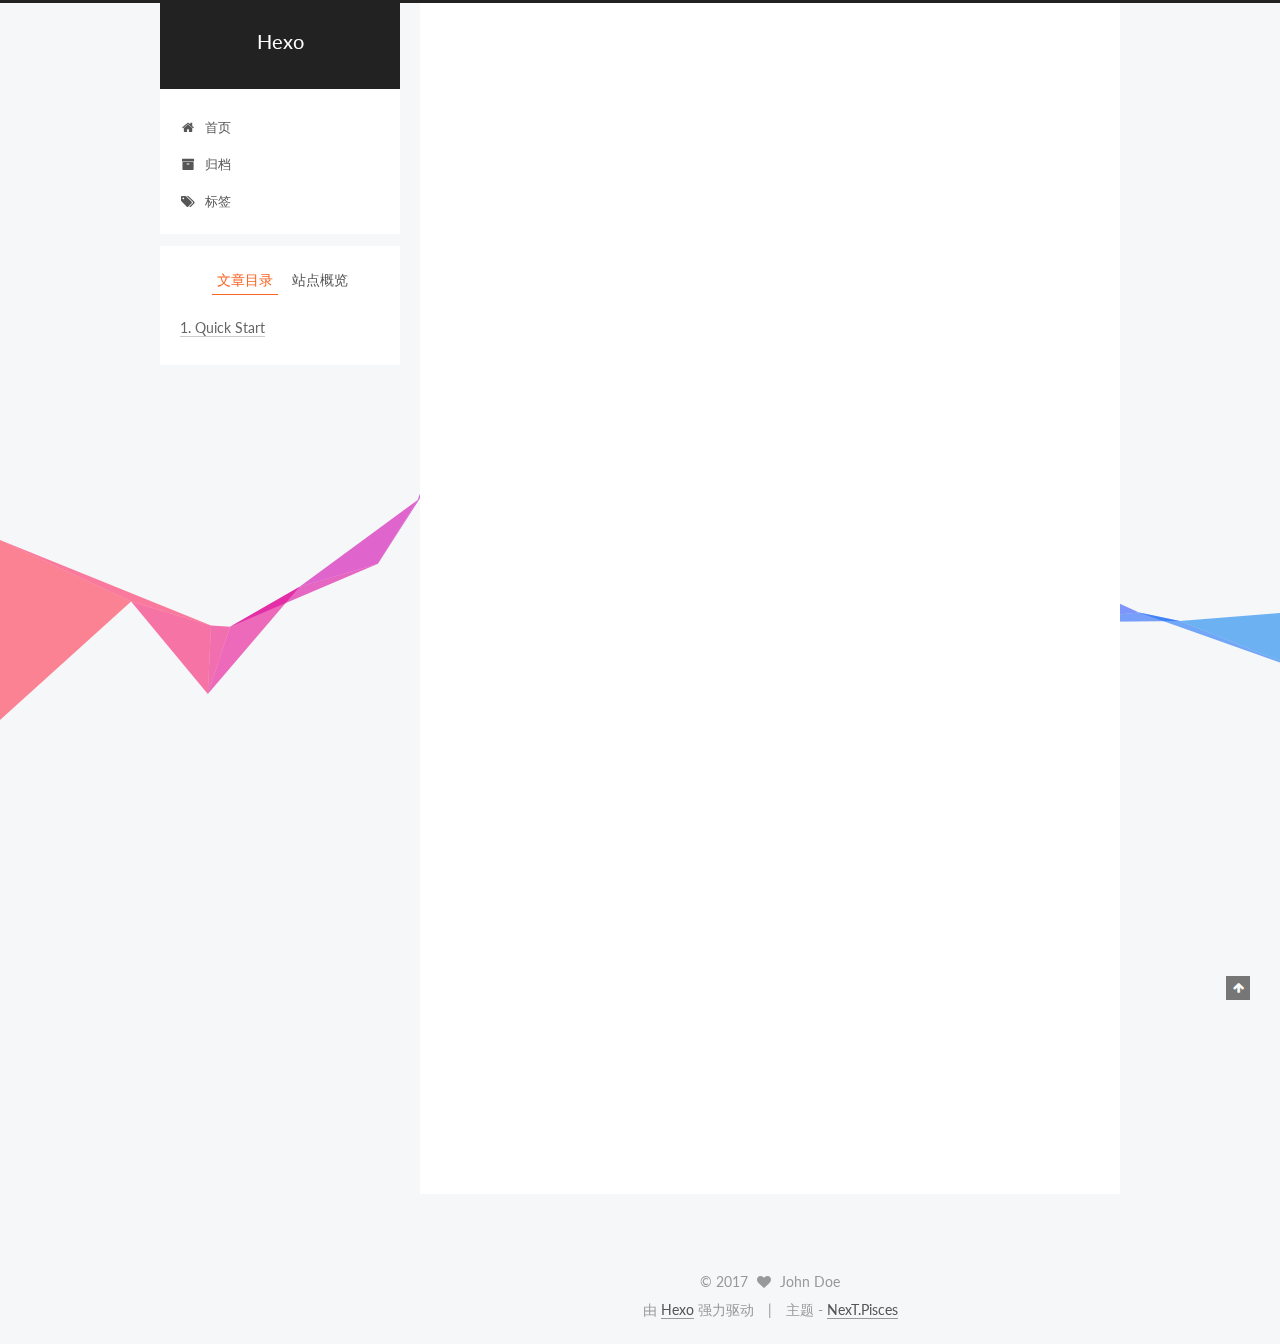
<file: 2017/04/11/hello-world/index.html>
<!doctype html>



  


<html class="theme-next pisces use-motion" lang="zh-Hans">
<head>
  <meta charset="UTF-8"/>
<meta http-equiv="X-UA-Compatible" content="IE=edge" />
<meta name="viewport" content="width=device-width, initial-scale=1, maximum-scale=1"/>



<meta http-equiv="Cache-Control" content="no-transform" />
<meta http-equiv="Cache-Control" content="no-siteapp" />















  
  
  <link href="/lib/fancybox/source/jquery.fancybox.css?v=2.1.5" rel="stylesheet" type="text/css" />




  
  
  
  

  
    
    
  

  

  

  

  

  
    
    
    <link href="//fonts.googleapis.com/css?family=Lato:300,300italic,400,400italic,700,700italic&subset=latin,latin-ext" rel="stylesheet" type="text/css">
  






<link href="/lib/font-awesome/css/font-awesome.min.css?v=4.6.2" rel="stylesheet" type="text/css" />

<link href="/css/main.css?v=5.1.0" rel="stylesheet" type="text/css" />


  <meta name="keywords" content="Hexo, NexT" />








  <link rel="shortcut icon" type="image/x-icon" href="/favicon.ico?v=5.1.0" />






<meta name="description" content="Welcome to Hexo! This is your very first post. Check documentation for more info. If you get any problems when using Hexo, you can find the answer in troubleshooting or you can ask me on GitHub. Quick">
<meta name="keywords">
<meta property="og:type" content="article">
<meta property="og:title" content="Hello World">
<meta property="og:url" content="http://yoursite.com/2017/04/11/hello-world/index.html">
<meta property="og:site_name" content="Hexo">
<meta property="og:description" content="Welcome to Hexo! This is your very first post. Check documentation for more info. If you get any problems when using Hexo, you can find the answer in troubleshooting or you can ask me on GitHub. Quick">
<meta property="og:updated_time" content="2017-04-11T07:05:33.000Z">
<meta name="twitter:card" content="summary">
<meta name="twitter:title" content="Hello World">
<meta name="twitter:description" content="Welcome to Hexo! This is your very first post. Check documentation for more info. If you get any problems when using Hexo, you can find the answer in troubleshooting or you can ask me on GitHub. Quick">



<script type="text/javascript" id="hexo.configurations">
  var NexT = window.NexT || {};
  var CONFIG = {
    root: '/',
    scheme: 'Pisces',
    sidebar: {"position":"left","display":"post","offset":12,"offset_float":0,"b2t":false,"scrollpercent":false},
    fancybox: true,
    motion: true,
    duoshuo: {
      userId: '0',
      author: '博主'
    },
    algolia: {
      applicationID: '',
      apiKey: '',
      indexName: '',
      hits: {"per_page":10},
      labels: {"input_placeholder":"Search for Posts","hits_empty":"We didn't find any results for the search: ${query}","hits_stats":"${hits} results found in ${time} ms"}
    }
  };
</script>



  <link rel="canonical" href="http://yoursite.com/2017/04/11/hello-world/"/>





  <title> Hello World | Hexo </title>
</head>

<body itemscope itemtype="http://schema.org/WebPage" lang="zh-Hans">

  














  
  
    
  

  <div class="container sidebar-position-left page-post-detail ">
    <div class="headband"></div>

    <header id="header" class="header" itemscope itemtype="http://schema.org/WPHeader">
      <div class="header-inner"><div class="site-brand-wrapper">
  <div class="site-meta ">
    

    <div class="custom-logo-site-title">
      <a href="/"  class="brand" rel="start">
        <span class="logo-line-before"><i></i></span>
        <span class="site-title">Hexo</span>
        <span class="logo-line-after"><i></i></span>
      </a>
    </div>
      
        <p class="site-subtitle"></p>
      
  </div>

  <div class="site-nav-toggle">
    <button>
      <span class="btn-bar"></span>
      <span class="btn-bar"></span>
      <span class="btn-bar"></span>
    </button>
  </div>
</div>

<nav class="site-nav">
  

  
    <ul id="menu" class="menu">
      
        
        <li class="menu-item menu-item-home">
          <a href="/" rel="section">
            
              <i class="menu-item-icon fa fa-fw fa-home"></i> <br />
            
            首页
          </a>
        </li>
      
        
        <li class="menu-item menu-item-archives">
          <a href="/archives" rel="section">
            
              <i class="menu-item-icon fa fa-fw fa-archive"></i> <br />
            
            归档
          </a>
        </li>
      
        
        <li class="menu-item menu-item-tags">
          <a href="/tags" rel="section">
            
              <i class="menu-item-icon fa fa-fw fa-tags"></i> <br />
            
            标签
          </a>
        </li>
      

      
    </ul>
  

  
</nav>



 </div>
    </header>

    <main id="main" class="main">
      <div class="main-inner">
        <div class="content-wrap">
          <div id="content" class="content">
            

  <div id="posts" class="posts-expand">
    

  

  
  
  

  <article class="post post-type-normal " itemscope itemtype="http://schema.org/Article">
    <link itemprop="mainEntityOfPage" href="http://yoursite.com/2017/04/11/hello-world/">

    <span hidden itemprop="author" itemscope itemtype="http://schema.org/Person">
      <meta itemprop="name" content="John Doe">
      <meta itemprop="description" content="">
      <meta itemprop="image" content="/images/avatar.gif">
    </span>

    <span hidden itemprop="publisher" itemscope itemtype="http://schema.org/Organization">
      <meta itemprop="name" content="Hexo">
    </span>

    
      <header class="post-header">

        
        
          <h1 class="post-title" itemprop="name headline">
            
            
              
                Hello World
              
            
          </h1>
        

        <div class="post-meta">
          <span class="post-time">
            
              <span class="post-meta-item-icon">
                <i class="fa fa-calendar-o"></i>
              </span>
              
                <span class="post-meta-item-text">发表于</span>
              
              <time title="创建于" itemprop="dateCreated datePublished" datetime="2017-04-11T15:05:33+08:00">
                2017-04-11
              </time>
            

            

            
          </span>

          

          
            
              <span class="post-comments-count">
                <span class="post-meta-divider">|</span>
                <span class="post-meta-item-icon">
                  <i class="fa fa-comment-o"></i>
                </span>
                <a class="cloud-tie-join-count" href="/2017/04/11/hello-world/#comments" itemprop="discussionUrl">
                  <span class="post-comments-count join-count" itemprop="commentCount"></span>
                </a>
              </span>
            
          

          
          

          

          

          

        </div>
      </header>
    


    <div class="post-body" itemprop="articleBody">

      
      

      
        <p>Welcome to <a href="https://hexo.io/" target="_blank" rel="external">Hexo</a>! This is your very first post. Check <a href="https://hexo.io/docs/" target="_blank" rel="external">documentation</a> for more info. If you get any problems when using Hexo, you can find the answer in <a href="https://hexo.io/docs/troubleshooting.html" target="_blank" rel="external">troubleshooting</a> or you can ask me on <a href="https://github.com/hexojs/hexo/issues" target="_blank" rel="external">GitHub</a>.</p>
<h2 id="Quick-Start"><a href="#Quick-Start" class="headerlink" title="Quick Start"></a>Quick Start</h2><h3 id="Create-a-new-post"><a href="#Create-a-new-post" class="headerlink" title="Create a new post"></a>Create a new post</h3><figure class="highlight bash"><table><tr><td class="gutter"><pre><div class="line">1</div></pre></td><td class="code"><pre><div class="line">$ hexo new <span class="string">"My New Post"</span></div></pre></td></tr></table></figure>
<p>More info: <a href="https://hexo.io/docs/writing.html" target="_blank" rel="external">Writing</a></p>
<h3 id="Run-server"><a href="#Run-server" class="headerlink" title="Run server"></a>Run server</h3><figure class="highlight bash"><table><tr><td class="gutter"><pre><div class="line">1</div></pre></td><td class="code"><pre><div class="line">$ hexo server</div></pre></td></tr></table></figure>
<p>More info: <a href="https://hexo.io/docs/server.html" target="_blank" rel="external">Server</a></p>
<h3 id="Generate-static-files"><a href="#Generate-static-files" class="headerlink" title="Generate static files"></a>Generate static files</h3><figure class="highlight bash"><table><tr><td class="gutter"><pre><div class="line">1</div></pre></td><td class="code"><pre><div class="line">$ hexo generate</div></pre></td></tr></table></figure>
<p>More info: <a href="https://hexo.io/docs/generating.html" target="_blank" rel="external">Generating</a></p>
<h3 id="Deploy-to-remote-sites"><a href="#Deploy-to-remote-sites" class="headerlink" title="Deploy to remote sites"></a>Deploy to remote sites</h3><figure class="highlight bash"><table><tr><td class="gutter"><pre><div class="line">1</div></pre></td><td class="code"><pre><div class="line">$ hexo deploy</div></pre></td></tr></table></figure>
<p>More info: <a href="https://hexo.io/docs/deployment.html" target="_blank" rel="external">Deployment</a></p>

      
    </div>

    <div>
      
        

      
    </div>

    <div>
      
        

      
    </div>

    <div>
      
        

      
    </div>

    <footer class="post-footer">
      

      
        
      

      
        <div class="post-nav">
          <div class="post-nav-next post-nav-item">
            
              <a href="/2017/04/11/关于域名/" rel="next" title="关于域名">
                <i class="fa fa-chevron-left"></i> 关于域名
              </a>
            
          </div>

          <span class="post-nav-divider"></span>

          <div class="post-nav-prev post-nav-item">
            
          </div>
        </div>
      

      
      
    </footer>
  </article>



    <div class="post-spread">
      
    </div>
  </div>


          </div>
          


          
  <div class="comments" id="comments">
    
      <div id="cloud-tie-wrapper" class="cloud-tie-wrapper"></div>
    
  </div>


        </div>
        
          
  
  <div class="sidebar-toggle">
    <div class="sidebar-toggle-line-wrap">
      <span class="sidebar-toggle-line sidebar-toggle-line-first"></span>
      <span class="sidebar-toggle-line sidebar-toggle-line-middle"></span>
      <span class="sidebar-toggle-line sidebar-toggle-line-last"></span>
    </div>
  </div>

  <aside id="sidebar" class="sidebar">
    <div class="sidebar-inner">

      

      
        <ul class="sidebar-nav motion-element">
          <li class="sidebar-nav-toc sidebar-nav-active" data-target="post-toc-wrap" >
            文章目录
          </li>
          <li class="sidebar-nav-overview" data-target="site-overview">
            站点概览
          </li>
        </ul>
      

      <section class="site-overview sidebar-panel">
        <div class="site-author motion-element" itemprop="author" itemscope itemtype="http://schema.org/Person">
          <img class="site-author-image" itemprop="image"
               src="/images/avatar.gif"
               alt="John Doe" />
          <p class="site-author-name" itemprop="name">John Doe</p>
           
              <p class="site-description motion-element" itemprop="description"></p>
          
        </div>
        <nav class="site-state motion-element">

          
            <div class="site-state-item site-state-posts">
              <a href="/archives">
                <span class="site-state-item-count">6</span>
                <span class="site-state-item-name">日志</span>
              </a>
            </div>
          

          

          

        </nav>

        

        <div class="links-of-author motion-element">
          
        </div>

        
        

        
        

        


      </section>

      
      <!--noindex-->
        <section class="post-toc-wrap motion-element sidebar-panel sidebar-panel-active">
          <div class="post-toc">

            
              
            

            
              <div class="post-toc-content"><ol class="nav"><li class="nav-item nav-level-2"><a class="nav-link" href="#Quick-Start"><span class="nav-number">1.</span> <span class="nav-text">Quick Start</span></a><ol class="nav-child"><li class="nav-item nav-level-3"><a class="nav-link" href="#Create-a-new-post"><span class="nav-number">1.1.</span> <span class="nav-text">Create a new post</span></a></li><li class="nav-item nav-level-3"><a class="nav-link" href="#Run-server"><span class="nav-number">1.2.</span> <span class="nav-text">Run server</span></a></li><li class="nav-item nav-level-3"><a class="nav-link" href="#Generate-static-files"><span class="nav-number">1.3.</span> <span class="nav-text">Generate static files</span></a></li><li class="nav-item nav-level-3"><a class="nav-link" href="#Deploy-to-remote-sites"><span class="nav-number">1.4.</span> <span class="nav-text">Deploy to remote sites</span></a></li></ol></li></ol></div>
            

          </div>
        </section>
      <!--/noindex-->
      

      

    </div>
  </aside>


        
      </div>
    </main>

    <footer id="footer" class="footer">
      <div class="footer-inner">
        <div class="copyright" >
  
  &copy; 
  <span itemprop="copyrightYear">2017</span>
  <span class="with-love">
    <i class="fa fa-heart"></i>
  </span>
  <span class="author" itemprop="copyrightHolder">John Doe</span>
</div>


<div class="powered-by">
  由 <a class="theme-link" href="https://hexo.io">Hexo</a> 强力驱动
</div>

<div class="theme-info">
  主题 -
  <a class="theme-link" href="https://github.com/iissnan/hexo-theme-next">
    NexT.Pisces
  </a>
</div>


        

        
      </div>
    </footer>

    
      <div class="back-to-top">
        <i class="fa fa-arrow-up"></i>
        
      </div>
    

  </div>

  

<script type="text/javascript">
  if (Object.prototype.toString.call(window.Promise) !== '[object Function]') {
    window.Promise = null;
  }
</script>









  






  



  
  <script type="text/javascript" src="/lib/jquery/index.js?v=2.1.3"></script>

  
  <script type="text/javascript" src="/lib/fastclick/lib/fastclick.min.js?v=1.0.6"></script>

  
  <script type="text/javascript" src="/lib/jquery_lazyload/jquery.lazyload.js?v=1.9.7"></script>

  
  <script type="text/javascript" src="/lib/velocity/velocity.min.js?v=1.2.1"></script>

  
  <script type="text/javascript" src="/lib/velocity/velocity.ui.min.js?v=1.2.1"></script>

  
  <script type="text/javascript" src="/lib/fancybox/source/jquery.fancybox.pack.js?v=2.1.5"></script>

  
  <script type="text/javascript" src="/lib/canvas-ribbon/canvas-ribbon.js"></script>


  


  <script type="text/javascript" src="/js/src/utils.js?v=5.1.0"></script>

  <script type="text/javascript" src="/js/src/motion.js?v=5.1.0"></script>



  
  


  <script type="text/javascript" src="/js/src/affix.js?v=5.1.0"></script>

  <script type="text/javascript" src="/js/src/schemes/pisces.js?v=5.1.0"></script>



  
  <script type="text/javascript" src="/js/src/scrollspy.js?v=5.1.0"></script>
<script type="text/javascript" src="/js/src/post-details.js?v=5.1.0"></script>



  


  <script type="text/javascript" src="/js/src/bootstrap.js?v=5.1.0"></script>



  


  




	





  
    
    <script>
      var cloudTieConfig = {
        url: document.location.href, 
        sourceId: "",
        productKey: "588560c029d244b6995b16539b4e76bc",
        target: "cloud-tie-wrapper"
      };
    </script>
    <script src="https://img1.ws.126.net/f2e/tie/yun/sdk/loader.js"></script>
  










  





  

  

  

  

  

</body>
</html>
</file>
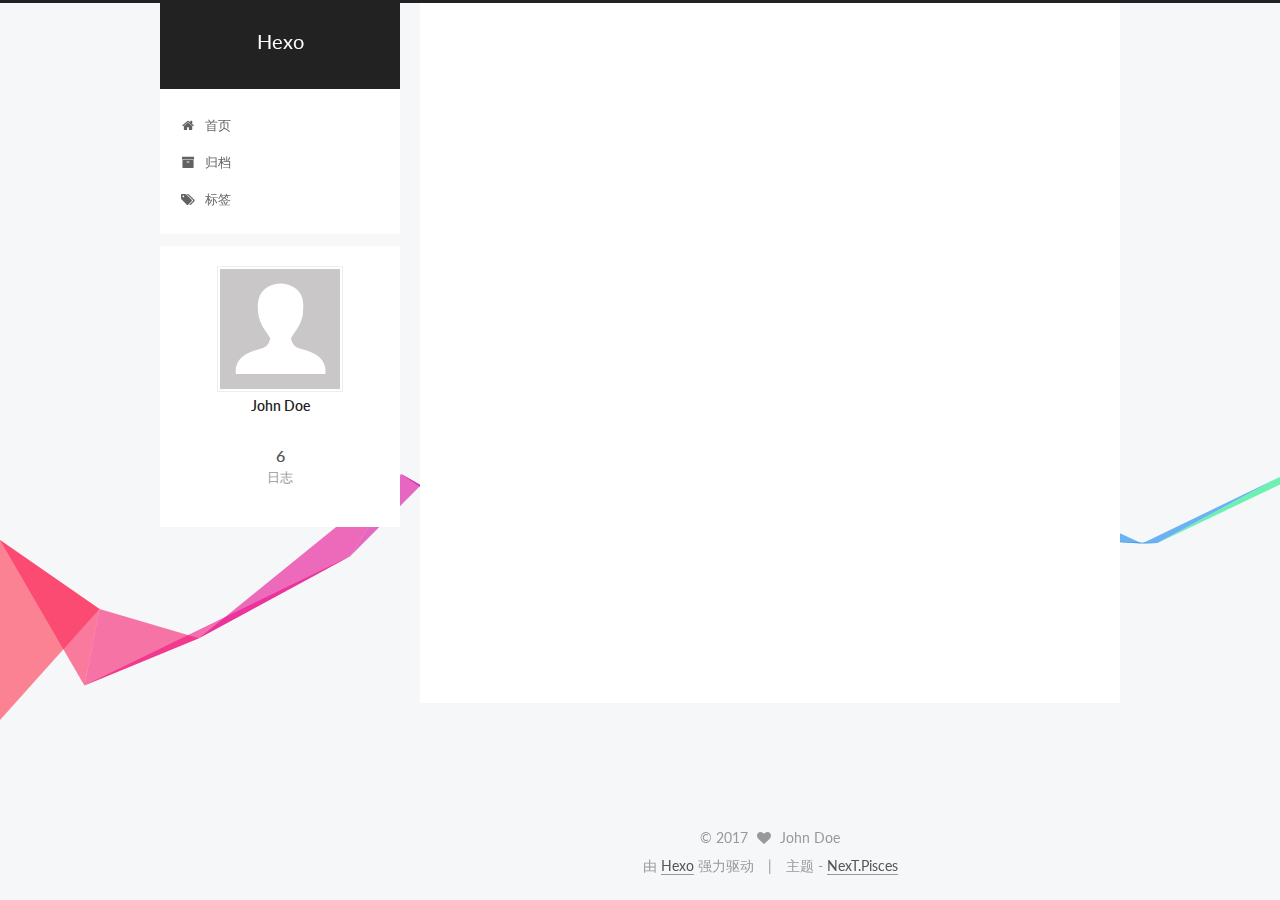
<file: 2017/04/11/关于域名/index.html>
<!doctype html>



  


<html class="theme-next pisces use-motion" lang="zh-Hans">
<head>
  <meta charset="UTF-8"/>
<meta http-equiv="X-UA-Compatible" content="IE=edge" />
<meta name="viewport" content="width=device-width, initial-scale=1, maximum-scale=1"/>



<meta http-equiv="Cache-Control" content="no-transform" />
<meta http-equiv="Cache-Control" content="no-siteapp" />















  
  
  <link href="/lib/fancybox/source/jquery.fancybox.css?v=2.1.5" rel="stylesheet" type="text/css" />




  
  
  
  

  
    
    
  

  

  

  

  

  
    
    
    <link href="//fonts.googleapis.com/css?family=Lato:300,300italic,400,400italic,700,700italic&subset=latin,latin-ext" rel="stylesheet" type="text/css">
  






<link href="/lib/font-awesome/css/font-awesome.min.css?v=4.6.2" rel="stylesheet" type="text/css" />

<link href="/css/main.css?v=5.1.0" rel="stylesheet" type="text/css" />


  <meta name="keywords" content="Hexo, NexT" />








  <link rel="shortcut icon" type="image/x-icon" href="/favicon.ico?v=5.1.0" />






<meta name="keywords">
<meta property="og:type" content="article">
<meta property="og:title" content="关于域名">
<meta property="og:url" content="http://yoursite.com/2017/04/11/关于域名/index.html">
<meta property="og:site_name" content="Hexo">
<meta property="og:updated_time" content="2017-04-11T07:35:59.000Z">
<meta name="twitter:card" content="summary">
<meta name="twitter:title" content="关于域名">



<script type="text/javascript" id="hexo.configurations">
  var NexT = window.NexT || {};
  var CONFIG = {
    root: '/',
    scheme: 'Pisces',
    sidebar: {"position":"left","display":"post","offset":12,"offset_float":0,"b2t":false,"scrollpercent":false},
    fancybox: true,
    motion: true,
    duoshuo: {
      userId: '0',
      author: '博主'
    },
    algolia: {
      applicationID: '',
      apiKey: '',
      indexName: '',
      hits: {"per_page":10},
      labels: {"input_placeholder":"Search for Posts","hits_empty":"We didn't find any results for the search: ${query}","hits_stats":"${hits} results found in ${time} ms"}
    }
  };
</script>



  <link rel="canonical" href="http://yoursite.com/2017/04/11/关于域名/"/>





  <title> 关于域名 | Hexo </title>
</head>

<body itemscope itemtype="http://schema.org/WebPage" lang="zh-Hans">

  














  
  
    
  

  <div class="container sidebar-position-left page-post-detail ">
    <div class="headband"></div>

    <header id="header" class="header" itemscope itemtype="http://schema.org/WPHeader">
      <div class="header-inner"><div class="site-brand-wrapper">
  <div class="site-meta ">
    

    <div class="custom-logo-site-title">
      <a href="/"  class="brand" rel="start">
        <span class="logo-line-before"><i></i></span>
        <span class="site-title">Hexo</span>
        <span class="logo-line-after"><i></i></span>
      </a>
    </div>
      
        <p class="site-subtitle"></p>
      
  </div>

  <div class="site-nav-toggle">
    <button>
      <span class="btn-bar"></span>
      <span class="btn-bar"></span>
      <span class="btn-bar"></span>
    </button>
  </div>
</div>

<nav class="site-nav">
  

  
    <ul id="menu" class="menu">
      
        
        <li class="menu-item menu-item-home">
          <a href="/" rel="section">
            
              <i class="menu-item-icon fa fa-fw fa-home"></i> <br />
            
            首页
          </a>
        </li>
      
        
        <li class="menu-item menu-item-archives">
          <a href="/archives" rel="section">
            
              <i class="menu-item-icon fa fa-fw fa-archive"></i> <br />
            
            归档
          </a>
        </li>
      
        
        <li class="menu-item menu-item-tags">
          <a href="/tags" rel="section">
            
              <i class="menu-item-icon fa fa-fw fa-tags"></i> <br />
            
            标签
          </a>
        </li>
      

      
    </ul>
  

  
</nav>



 </div>
    </header>

    <main id="main" class="main">
      <div class="main-inner">
        <div class="content-wrap">
          <div id="content" class="content">
            

  <div id="posts" class="posts-expand">
    

  

  
  
  

  <article class="post post-type-normal " itemscope itemtype="http://schema.org/Article">
    <link itemprop="mainEntityOfPage" href="http://yoursite.com/2017/04/11/关于域名/">

    <span hidden itemprop="author" itemscope itemtype="http://schema.org/Person">
      <meta itemprop="name" content="John Doe">
      <meta itemprop="description" content="">
      <meta itemprop="image" content="/images/avatar.gif">
    </span>

    <span hidden itemprop="publisher" itemscope itemtype="http://schema.org/Organization">
      <meta itemprop="name" content="Hexo">
    </span>

    
      <header class="post-header">

        
        
          <h1 class="post-title" itemprop="name headline">
            
            
              
                关于域名
              
            
          </h1>
        

        <div class="post-meta">
          <span class="post-time">
            
              <span class="post-meta-item-icon">
                <i class="fa fa-calendar-o"></i>
              </span>
              
                <span class="post-meta-item-text">发表于</span>
              
              <time title="创建于" itemprop="dateCreated datePublished" datetime="2017-04-11T15:35:59+08:00">
                2017-04-11
              </time>
            

            

            
          </span>

          

          
            
              <span class="post-comments-count">
                <span class="post-meta-divider">|</span>
                <span class="post-meta-item-icon">
                  <i class="fa fa-comment-o"></i>
                </span>
                <a class="cloud-tie-join-count" href="/2017/04/11/关于域名/#comments" itemprop="discussionUrl">
                  <span class="post-comments-count join-count" itemprop="commentCount"></span>
                </a>
              </span>
            
          

          
          

          

          

          

        </div>
      </header>
    


    <div class="post-body" itemprop="articleBody">

      
      

      
        
      
    </div>

    <div>
      
        

      
    </div>

    <div>
      
        

      
    </div>

    <div>
      
        

      
    </div>

    <footer class="post-footer">
      

      
        
      

      
        <div class="post-nav">
          <div class="post-nav-next post-nav-item">
            
              <a href="/2017/04/11/8（一）——函数式接口/" rel="next" title="一起爪哇Java8（一）——函数式接口">
                <i class="fa fa-chevron-left"></i> 一起爪哇Java8（一）——函数式接口
              </a>
            
          </div>

          <span class="post-nav-divider"></span>

          <div class="post-nav-prev post-nav-item">
            
              <a href="/2017/04/11/hello-world/" rel="prev" title="Hello World">
                Hello World <i class="fa fa-chevron-right"></i>
              </a>
            
          </div>
        </div>
      

      
      
    </footer>
  </article>



    <div class="post-spread">
      
    </div>
  </div>


          </div>
          


          
  <div class="comments" id="comments">
    
      <div id="cloud-tie-wrapper" class="cloud-tie-wrapper"></div>
    
  </div>


        </div>
        
          
  
  <div class="sidebar-toggle">
    <div class="sidebar-toggle-line-wrap">
      <span class="sidebar-toggle-line sidebar-toggle-line-first"></span>
      <span class="sidebar-toggle-line sidebar-toggle-line-middle"></span>
      <span class="sidebar-toggle-line sidebar-toggle-line-last"></span>
    </div>
  </div>

  <aside id="sidebar" class="sidebar">
    <div class="sidebar-inner">

      

      

      <section class="site-overview sidebar-panel sidebar-panel-active">
        <div class="site-author motion-element" itemprop="author" itemscope itemtype="http://schema.org/Person">
          <img class="site-author-image" itemprop="image"
               src="/images/avatar.gif"
               alt="John Doe" />
          <p class="site-author-name" itemprop="name">John Doe</p>
           
              <p class="site-description motion-element" itemprop="description"></p>
          
        </div>
        <nav class="site-state motion-element">

          
            <div class="site-state-item site-state-posts">
              <a href="/archives">
                <span class="site-state-item-count">6</span>
                <span class="site-state-item-name">日志</span>
              </a>
            </div>
          

          

          

        </nav>

        

        <div class="links-of-author motion-element">
          
        </div>

        
        

        
        

        


      </section>

      

      

    </div>
  </aside>


        
      </div>
    </main>

    <footer id="footer" class="footer">
      <div class="footer-inner">
        <div class="copyright" >
  
  &copy; 
  <span itemprop="copyrightYear">2017</span>
  <span class="with-love">
    <i class="fa fa-heart"></i>
  </span>
  <span class="author" itemprop="copyrightHolder">John Doe</span>
</div>


<div class="powered-by">
  由 <a class="theme-link" href="https://hexo.io">Hexo</a> 强力驱动
</div>

<div class="theme-info">
  主题 -
  <a class="theme-link" href="https://github.com/iissnan/hexo-theme-next">
    NexT.Pisces
  </a>
</div>


        

        
      </div>
    </footer>

    
      <div class="back-to-top">
        <i class="fa fa-arrow-up"></i>
        
      </div>
    

  </div>

  

<script type="text/javascript">
  if (Object.prototype.toString.call(window.Promise) !== '[object Function]') {
    window.Promise = null;
  }
</script>









  






  



  
  <script type="text/javascript" src="/lib/jquery/index.js?v=2.1.3"></script>

  
  <script type="text/javascript" src="/lib/fastclick/lib/fastclick.min.js?v=1.0.6"></script>

  
  <script type="text/javascript" src="/lib/jquery_lazyload/jquery.lazyload.js?v=1.9.7"></script>

  
  <script type="text/javascript" src="/lib/velocity/velocity.min.js?v=1.2.1"></script>

  
  <script type="text/javascript" src="/lib/velocity/velocity.ui.min.js?v=1.2.1"></script>

  
  <script type="text/javascript" src="/lib/fancybox/source/jquery.fancybox.pack.js?v=2.1.5"></script>

  
  <script type="text/javascript" src="/lib/canvas-ribbon/canvas-ribbon.js"></script>


  


  <script type="text/javascript" src="/js/src/utils.js?v=5.1.0"></script>

  <script type="text/javascript" src="/js/src/motion.js?v=5.1.0"></script>



  
  


  <script type="text/javascript" src="/js/src/affix.js?v=5.1.0"></script>

  <script type="text/javascript" src="/js/src/schemes/pisces.js?v=5.1.0"></script>



  
  <script type="text/javascript" src="/js/src/scrollspy.js?v=5.1.0"></script>
<script type="text/javascript" src="/js/src/post-details.js?v=5.1.0"></script>



  


  <script type="text/javascript" src="/js/src/bootstrap.js?v=5.1.0"></script>



  


  




	





  
    
    <script>
      var cloudTieConfig = {
        url: document.location.href, 
        sourceId: "",
        productKey: "588560c029d244b6995b16539b4e76bc",
        target: "cloud-tie-wrapper"
      };
    </script>
    <script src="https://img1.ws.126.net/f2e/tie/yun/sdk/loader.js"></script>
  










  





  

  

  

  

  

</body>
</html>
</file>
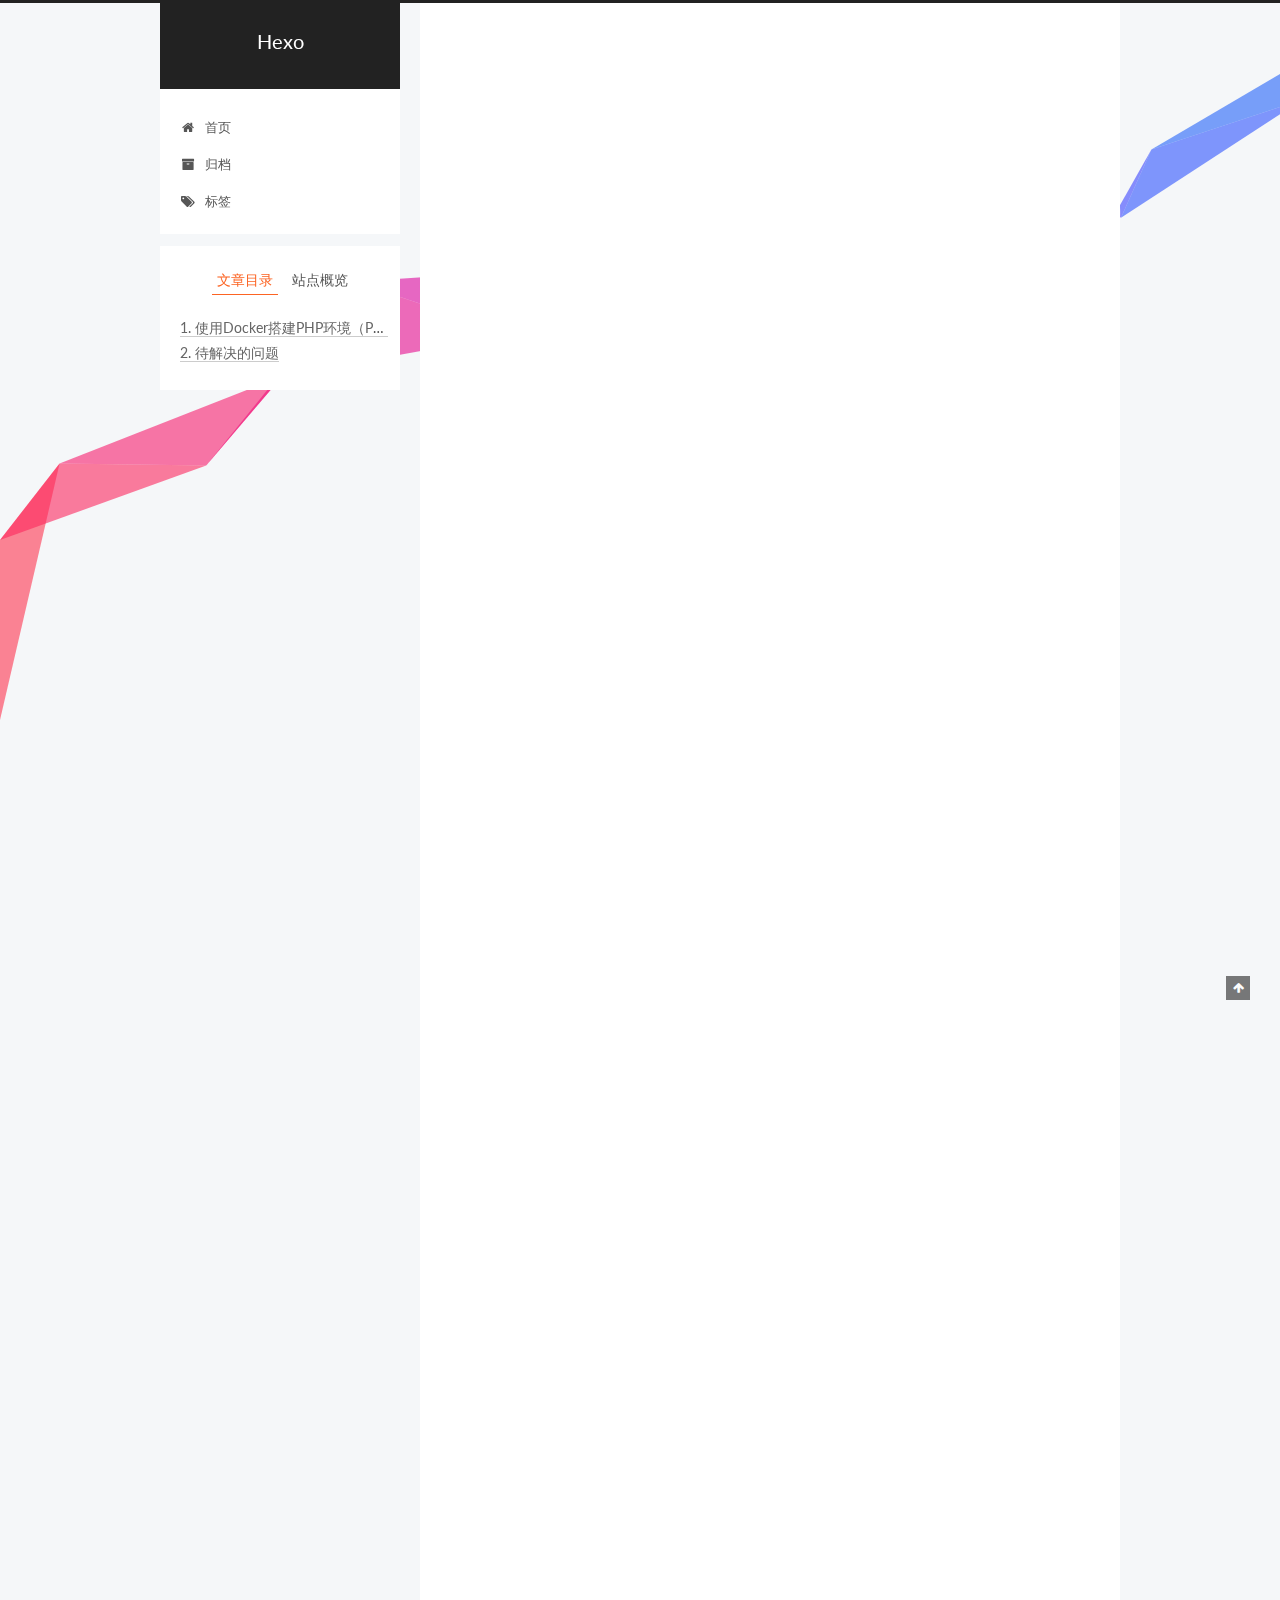
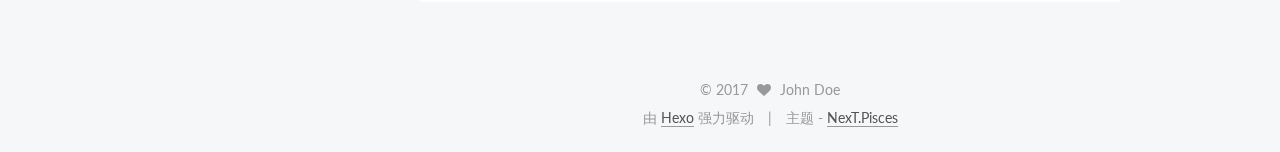
<file: 2017/04/16/Docker简化部署CMS企业门户网站/index.html>
<!doctype html>



  


<html class="theme-next pisces use-motion" lang="zh-Hans">
<head>
  <meta charset="UTF-8"/>
<meta http-equiv="X-UA-Compatible" content="IE=edge" />
<meta name="viewport" content="width=device-width, initial-scale=1, maximum-scale=1"/>



<meta http-equiv="Cache-Control" content="no-transform" />
<meta http-equiv="Cache-Control" content="no-siteapp" />















  
  
  <link href="/lib/fancybox/source/jquery.fancybox.css?v=2.1.5" rel="stylesheet" type="text/css" />




  
  
  
  

  
    
    
  

  

  

  

  

  
    
    
    <link href="//fonts.googleapis.com/css?family=Lato:300,300italic,400,400italic,700,700italic&subset=latin,latin-ext" rel="stylesheet" type="text/css">
  






<link href="/lib/font-awesome/css/font-awesome.min.css?v=4.6.2" rel="stylesheet" type="text/css" />

<link href="/css/main.css?v=5.1.0" rel="stylesheet" type="text/css" />


  <meta name="keywords" content="Hexo, NexT" />








  <link rel="shortcut icon" type="image/x-icon" href="/favicon.ico?v=5.1.0" />






<meta name="description" content="背景：传统企业中已经有相当一部分企业意识到互联网营销的重要性，期望借助于互联网让自己的产品方便、高效、快捷的展示给潜在客户。我们针对这部分做了很多年传统企业还没完全从线上转到线上的用户，或是想尝试一下互联网营销的客户给出了门户+CMS的解决方案。">
<meta name="keywords">
<meta property="og:type" content="article">
<meta property="og:title" content="Docker简化部署CMS企业门户网站">
<meta property="og:url" content="http://yoursite.com/2017/04/16/Docker简化部署CMS企业门户网站/index.html">
<meta property="og:site_name" content="Hexo">
<meta property="og:description" content="背景：传统企业中已经有相当一部分企业意识到互联网营销的重要性，期望借助于互联网让自己的产品方便、高效、快捷的展示给潜在客户。我们针对这部分做了很多年传统企业还没完全从线上转到线上的用户，或是想尝试一下互联网营销的客户给出了门户+CMS的解决方案。">
<meta property="og:updated_time" content="2017-07-24T04:07:22.000Z">
<meta name="twitter:card" content="summary">
<meta name="twitter:title" content="Docker简化部署CMS企业门户网站">
<meta name="twitter:description" content="背景：传统企业中已经有相当一部分企业意识到互联网营销的重要性，期望借助于互联网让自己的产品方便、高效、快捷的展示给潜在客户。我们针对这部分做了很多年传统企业还没完全从线上转到线上的用户，或是想尝试一下互联网营销的客户给出了门户+CMS的解决方案。">



<script type="text/javascript" id="hexo.configurations">
  var NexT = window.NexT || {};
  var CONFIG = {
    root: '/',
    scheme: 'Pisces',
    sidebar: {"position":"left","display":"post","offset":12,"offset_float":0,"b2t":false,"scrollpercent":false},
    fancybox: true,
    motion: true,
    duoshuo: {
      userId: '0',
      author: '博主'
    },
    algolia: {
      applicationID: '',
      apiKey: '',
      indexName: '',
      hits: {"per_page":10},
      labels: {"input_placeholder":"Search for Posts","hits_empty":"We didn't find any results for the search: ${query}","hits_stats":"${hits} results found in ${time} ms"}
    }
  };
</script>



  <link rel="canonical" href="http://yoursite.com/2017/04/16/Docker简化部署CMS企业门户网站/"/>





  <title> Docker简化部署CMS企业门户网站 | Hexo </title>
</head>

<body itemscope itemtype="http://schema.org/WebPage" lang="zh-Hans">

  














  
  
    
  

  <div class="container sidebar-position-left page-post-detail ">
    <div class="headband"></div>

    <header id="header" class="header" itemscope itemtype="http://schema.org/WPHeader">
      <div class="header-inner"><div class="site-brand-wrapper">
  <div class="site-meta ">
    

    <div class="custom-logo-site-title">
      <a href="/"  class="brand" rel="start">
        <span class="logo-line-before"><i></i></span>
        <span class="site-title">Hexo</span>
        <span class="logo-line-after"><i></i></span>
      </a>
    </div>
      
        <p class="site-subtitle"></p>
      
  </div>

  <div class="site-nav-toggle">
    <button>
      <span class="btn-bar"></span>
      <span class="btn-bar"></span>
      <span class="btn-bar"></span>
    </button>
  </div>
</div>

<nav class="site-nav">
  

  
    <ul id="menu" class="menu">
      
        
        <li class="menu-item menu-item-home">
          <a href="/" rel="section">
            
              <i class="menu-item-icon fa fa-fw fa-home"></i> <br />
            
            首页
          </a>
        </li>
      
        
        <li class="menu-item menu-item-archives">
          <a href="/archives" rel="section">
            
              <i class="menu-item-icon fa fa-fw fa-archive"></i> <br />
            
            归档
          </a>
        </li>
      
        
        <li class="menu-item menu-item-tags">
          <a href="/tags" rel="section">
            
              <i class="menu-item-icon fa fa-fw fa-tags"></i> <br />
            
            标签
          </a>
        </li>
      

      
    </ul>
  

  
</nav>



 </div>
    </header>

    <main id="main" class="main">
      <div class="main-inner">
        <div class="content-wrap">
          <div id="content" class="content">
            

  <div id="posts" class="posts-expand">
    

  

  
  
  

  <article class="post post-type-normal " itemscope itemtype="http://schema.org/Article">
    <link itemprop="mainEntityOfPage" href="http://yoursite.com/2017/04/16/Docker简化部署CMS企业门户网站/">

    <span hidden itemprop="author" itemscope itemtype="http://schema.org/Person">
      <meta itemprop="name" content="John Doe">
      <meta itemprop="description" content="">
      <meta itemprop="image" content="/images/avatar.gif">
    </span>

    <span hidden itemprop="publisher" itemscope itemtype="http://schema.org/Organization">
      <meta itemprop="name" content="Hexo">
    </span>

    
      <header class="post-header">

        
        
          <h1 class="post-title" itemprop="name headline">
            
            
              
                Docker简化部署CMS企业门户网站
              
            
          </h1>
        

        <div class="post-meta">
          <span class="post-time">
            
              <span class="post-meta-item-icon">
                <i class="fa fa-calendar-o"></i>
              </span>
              
                <span class="post-meta-item-text">发表于</span>
              
              <time title="创建于" itemprop="dateCreated datePublished" datetime="2017-04-16T19:58:52+08:00">
                2017-04-16
              </time>
            

            

            
          </span>

          

          
            
              <span class="post-comments-count">
                <span class="post-meta-divider">|</span>
                <span class="post-meta-item-icon">
                  <i class="fa fa-comment-o"></i>
                </span>
                <a class="cloud-tie-join-count" href="/2017/04/16/Docker简化部署CMS企业门户网站/#comments" itemprop="discussionUrl">
                  <span class="post-comments-count join-count" itemprop="commentCount"></span>
                </a>
              </span>
            
          

          
          

          

          

          

        </div>
      </header>
    


    <div class="post-body" itemprop="articleBody">

      
      

      
        <blockquote>
<p>背景：传统企业中已经有相当一部分企业意识到互联网营销的重要性，期望借助于互联网让自己的产品方便、高效、快捷的展示给潜在客户。我们针对这部分做了很多年传统企业还没完全从线上转到线上的用户，或是想尝试一下互联网营销的客户给出了门户+CMS的解决方案。</p>
</blockquote>
<a id="more"></a>
<h3 id="使用Docker搭建PHP环境（PHP-apache2）"><a href="#使用Docker搭建PHP环境（PHP-apache2）" class="headerlink" title="使用Docker搭建PHP环境（PHP + apache2）"></a>使用Docker搭建PHP环境（PHP + apache2）</h3><ol>
<li>拉取一个基础镜像</li>
</ol>
<figure class="highlight docker"><table><tr><td class="gutter"><pre><div class="line">1</div></pre></td><td class="code"><pre><div class="line">docker pull ubuntu:<span class="number">12.04</span></div></pre></td></tr></table></figure>
<ol>
<li>通过<strong>镜像</strong>创建一个容器，并进入bash</li>
</ol>
<figure class="highlight docker"><table><tr><td class="gutter"><pre><div class="line">1</div></pre></td><td class="code"><pre><div class="line">docker <span class="keyword">run</span> -t -i ubuntu:12.04 /bin/bash</div></pre></td></tr></table></figure>
<p>进入容器里安装apache2和php，安装命令如下：</p>
<figure class="highlight plain"><table><tr><td class="gutter"><pre><div class="line">1</div><div class="line">2</div><div class="line">3</div><div class="line">4</div><div class="line">5</div><div class="line">6</div></pre></td><td class="code"><pre><div class="line">apt-get update</div><div class="line">apt-get install apache2</div><div class="line">apt-get install libapache2-mod-php5 php5</div><div class="line">apt-get install php5-gd php5-mysql</div><div class="line">apt-get install php5-mcrypt php5-curl</div><div class="line">/etc/init.d/apache2 restart /*重启apache*/</div></pre></td></tr></table></figure>
<ol>
<li>安装完php和apache2后，保存容器，生成镜像</li>
</ol>
<figure class="highlight dockerfile"><table><tr><td class="gutter"><pre><div class="line">1</div></pre></td><td class="code"><pre><div class="line">docker commit CONTAINERID php5</div></pre></td></tr></table></figure>
<ol>
<li>利用新的镜像，做端口映射和目录映射</li>
</ol>
<figure class="highlight dockerfile"><table><tr><td class="gutter"><pre><div class="line">1</div></pre></td><td class="code"><pre><div class="line">docker <span class="keyword">run</span> -d -t -i -v /Users/ch-hui/DevOps/4ucms/:/var/www/4ucms -p 8081:80 --name 4ucms php5 /bin/bash</div></pre></td></tr></table></figure>
<p>这里-v代表目录映射，需要注意使用绝对路径，否则会出现如下错误信息：</p>
<p><strong><em>includes invalid characters for a local volume name, only “[a-zA-Z0-9][a-zA-Z0-9_.-]” are allowed</em></strong></p>
<p>通过docker ps 可以看到我们创建的新的容器已经在运行。</p>
<p>这里还存在一个没有解决的问题：通过<strong>docker start CONTAINERID</strong>启动容器后发现apache没有启动，需要通过<strong>docker attach CONTAINERID</strong>进入容器手动通过命令启动，</p>
<figure class="highlight plain"><table><tr><td class="gutter"><pre><div class="line">1</div></pre></td><td class="code"><pre><div class="line">service apache2 start</div></pre></td></tr></table></figure>
<h3 id="待解决的问题"><a href="#待解决的问题" class="headerlink" title="待解决的问题"></a>待解决的问题</h3><ol>
<li>容器启动后apache没有自动启动；</li>
<li>容器中没有安装数据库，暂时只能通过外网IP连接（考虑使用link的方式实现容器与容器之间的通信）；</li>
</ol>

      
    </div>

    <div>
      
        

      
    </div>

    <div>
      
        

      
    </div>

    <div>
      
        

      
    </div>

    <footer class="post-footer">
      

      
        
      

      
        <div class="post-nav">
          <div class="post-nav-next post-nav-item">
            
              <a href="/2017/05/17/书评/" rel="next" title="书评">
                <i class="fa fa-chevron-left"></i> 书评
              </a>
            
          </div>

          <span class="post-nav-divider"></span>

          <div class="post-nav-prev post-nav-item">
            
              <a href="/2017/04/11/8（一）——函数式接口/" rel="prev" title="一起爪哇Java8（一）——函数式接口">
                一起爪哇Java8（一）——函数式接口 <i class="fa fa-chevron-right"></i>
              </a>
            
          </div>
        </div>
      

      
      
    </footer>
  </article>



    <div class="post-spread">
      
    </div>
  </div>


          </div>
          


          
  <div class="comments" id="comments">
    
      <div id="cloud-tie-wrapper" class="cloud-tie-wrapper"></div>
    
  </div>


        </div>
        
          
  
  <div class="sidebar-toggle">
    <div class="sidebar-toggle-line-wrap">
      <span class="sidebar-toggle-line sidebar-toggle-line-first"></span>
      <span class="sidebar-toggle-line sidebar-toggle-line-middle"></span>
      <span class="sidebar-toggle-line sidebar-toggle-line-last"></span>
    </div>
  </div>

  <aside id="sidebar" class="sidebar">
    <div class="sidebar-inner">

      

      
        <ul class="sidebar-nav motion-element">
          <li class="sidebar-nav-toc sidebar-nav-active" data-target="post-toc-wrap" >
            文章目录
          </li>
          <li class="sidebar-nav-overview" data-target="site-overview">
            站点概览
          </li>
        </ul>
      

      <section class="site-overview sidebar-panel">
        <div class="site-author motion-element" itemprop="author" itemscope itemtype="http://schema.org/Person">
          <img class="site-author-image" itemprop="image"
               src="/images/avatar.gif"
               alt="John Doe" />
          <p class="site-author-name" itemprop="name">John Doe</p>
           
              <p class="site-description motion-element" itemprop="description"></p>
          
        </div>
        <nav class="site-state motion-element">

          
            <div class="site-state-item site-state-posts">
              <a href="/archives">
                <span class="site-state-item-count">6</span>
                <span class="site-state-item-name">日志</span>
              </a>
            </div>
          

          

          

        </nav>

        

        <div class="links-of-author motion-element">
          
        </div>

        
        

        
        

        


      </section>

      
      <!--noindex-->
        <section class="post-toc-wrap motion-element sidebar-panel sidebar-panel-active">
          <div class="post-toc">

            
              
            

            
              <div class="post-toc-content"><ol class="nav"><li class="nav-item nav-level-3"><a class="nav-link" href="#使用Docker搭建PHP环境（PHP-apache2）"><span class="nav-number">1.</span> <span class="nav-text">使用Docker搭建PHP环境（PHP + apache2）</span></a></li><li class="nav-item nav-level-3"><a class="nav-link" href="#待解决的问题"><span class="nav-number">2.</span> <span class="nav-text">待解决的问题</span></a></li></ol></div>
            

          </div>
        </section>
      <!--/noindex-->
      

      

    </div>
  </aside>


        
      </div>
    </main>

    <footer id="footer" class="footer">
      <div class="footer-inner">
        <div class="copyright" >
  
  &copy; 
  <span itemprop="copyrightYear">2017</span>
  <span class="with-love">
    <i class="fa fa-heart"></i>
  </span>
  <span class="author" itemprop="copyrightHolder">John Doe</span>
</div>


<div class="powered-by">
  由 <a class="theme-link" href="https://hexo.io">Hexo</a> 强力驱动
</div>

<div class="theme-info">
  主题 -
  <a class="theme-link" href="https://github.com/iissnan/hexo-theme-next">
    NexT.Pisces
  </a>
</div>


        

        
      </div>
    </footer>

    
      <div class="back-to-top">
        <i class="fa fa-arrow-up"></i>
        
      </div>
    

  </div>

  

<script type="text/javascript">
  if (Object.prototype.toString.call(window.Promise) !== '[object Function]') {
    window.Promise = null;
  }
</script>









  






  



  
  <script type="text/javascript" src="/lib/jquery/index.js?v=2.1.3"></script>

  
  <script type="text/javascript" src="/lib/fastclick/lib/fastclick.min.js?v=1.0.6"></script>

  
  <script type="text/javascript" src="/lib/jquery_lazyload/jquery.lazyload.js?v=1.9.7"></script>

  
  <script type="text/javascript" src="/lib/velocity/velocity.min.js?v=1.2.1"></script>

  
  <script type="text/javascript" src="/lib/velocity/velocity.ui.min.js?v=1.2.1"></script>

  
  <script type="text/javascript" src="/lib/fancybox/source/jquery.fancybox.pack.js?v=2.1.5"></script>

  
  <script type="text/javascript" src="/lib/canvas-ribbon/canvas-ribbon.js"></script>


  


  <script type="text/javascript" src="/js/src/utils.js?v=5.1.0"></script>

  <script type="text/javascript" src="/js/src/motion.js?v=5.1.0"></script>



  
  


  <script type="text/javascript" src="/js/src/affix.js?v=5.1.0"></script>

  <script type="text/javascript" src="/js/src/schemes/pisces.js?v=5.1.0"></script>



  
  <script type="text/javascript" src="/js/src/scrollspy.js?v=5.1.0"></script>
<script type="text/javascript" src="/js/src/post-details.js?v=5.1.0"></script>



  


  <script type="text/javascript" src="/js/src/bootstrap.js?v=5.1.0"></script>



  


  




	





  
    
    <script>
      var cloudTieConfig = {
        url: document.location.href, 
        sourceId: "",
        productKey: "588560c029d244b6995b16539b4e76bc",
        target: "cloud-tie-wrapper"
      };
    </script>
    <script src="https://img1.ws.126.net/f2e/tie/yun/sdk/loader.js"></script>
  










  





  

  

  

  

  

</body>
</html>
</file>
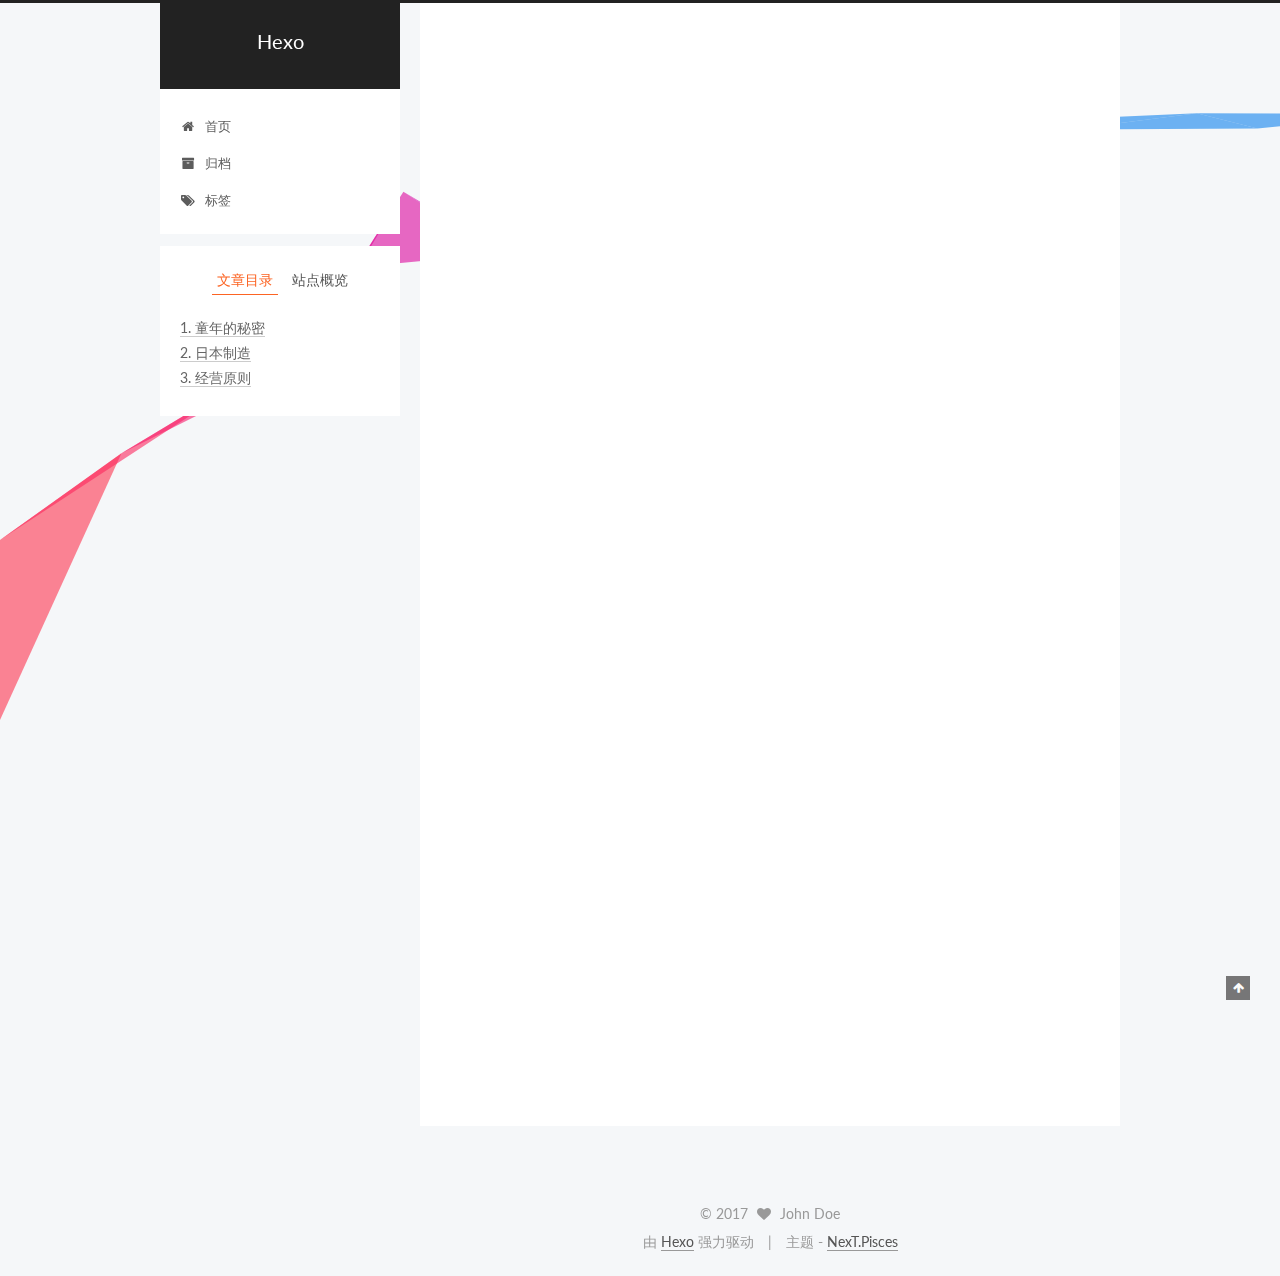
<file: 2017/05/17/书评/index.html>
<!doctype html>



  


<html class="theme-next pisces use-motion" lang="zh-Hans">
<head>
  <meta charset="UTF-8"/>
<meta http-equiv="X-UA-Compatible" content="IE=edge" />
<meta name="viewport" content="width=device-width, initial-scale=1, maximum-scale=1"/>



<meta http-equiv="Cache-Control" content="no-transform" />
<meta http-equiv="Cache-Control" content="no-siteapp" />















  
  
  <link href="/lib/fancybox/source/jquery.fancybox.css?v=2.1.5" rel="stylesheet" type="text/css" />




  
  
  
  

  
    
    
  

  

  

  

  

  
    
    
    <link href="//fonts.googleapis.com/css?family=Lato:300,300italic,400,400italic,700,700italic&subset=latin,latin-ext" rel="stylesheet" type="text/css">
  






<link href="/lib/font-awesome/css/font-awesome.min.css?v=4.6.2" rel="stylesheet" type="text/css" />

<link href="/css/main.css?v=5.1.0" rel="stylesheet" type="text/css" />


  <meta name="keywords" content="Hexo, NexT" />








  <link rel="shortcut icon" type="image/x-icon" href="/favicon.ico?v=5.1.0" />






<meta name="description" content="童年的秘密谁能以深刻的内容充实每个瞬间，谁就是在无限地延长自己的生命。">
<meta name="keywords">
<meta property="og:type" content="article">
<meta property="og:title" content="书评">
<meta property="og:url" content="http://yoursite.com/2017/05/17/书评/index.html">
<meta property="og:site_name" content="Hexo">
<meta property="og:description" content="童年的秘密谁能以深刻的内容充实每个瞬间，谁就是在无限地延长自己的生命。">
<meta property="og:updated_time" content="2017-07-24T04:06:10.000Z">
<meta name="twitter:card" content="summary">
<meta name="twitter:title" content="书评">
<meta name="twitter:description" content="童年的秘密谁能以深刻的内容充实每个瞬间，谁就是在无限地延长自己的生命。">



<script type="text/javascript" id="hexo.configurations">
  var NexT = window.NexT || {};
  var CONFIG = {
    root: '/',
    scheme: 'Pisces',
    sidebar: {"position":"left","display":"post","offset":12,"offset_float":0,"b2t":false,"scrollpercent":false},
    fancybox: true,
    motion: true,
    duoshuo: {
      userId: '0',
      author: '博主'
    },
    algolia: {
      applicationID: '',
      apiKey: '',
      indexName: '',
      hits: {"per_page":10},
      labels: {"input_placeholder":"Search for Posts","hits_empty":"We didn't find any results for the search: ${query}","hits_stats":"${hits} results found in ${time} ms"}
    }
  };
</script>



  <link rel="canonical" href="http://yoursite.com/2017/05/17/书评/"/>





  <title> 书评 | Hexo </title>
</head>

<body itemscope itemtype="http://schema.org/WebPage" lang="zh-Hans">

  














  
  
    
  

  <div class="container sidebar-position-left page-post-detail ">
    <div class="headband"></div>

    <header id="header" class="header" itemscope itemtype="http://schema.org/WPHeader">
      <div class="header-inner"><div class="site-brand-wrapper">
  <div class="site-meta ">
    

    <div class="custom-logo-site-title">
      <a href="/"  class="brand" rel="start">
        <span class="logo-line-before"><i></i></span>
        <span class="site-title">Hexo</span>
        <span class="logo-line-after"><i></i></span>
      </a>
    </div>
      
        <p class="site-subtitle"></p>
      
  </div>

  <div class="site-nav-toggle">
    <button>
      <span class="btn-bar"></span>
      <span class="btn-bar"></span>
      <span class="btn-bar"></span>
    </button>
  </div>
</div>

<nav class="site-nav">
  

  
    <ul id="menu" class="menu">
      
        
        <li class="menu-item menu-item-home">
          <a href="/" rel="section">
            
              <i class="menu-item-icon fa fa-fw fa-home"></i> <br />
            
            首页
          </a>
        </li>
      
        
        <li class="menu-item menu-item-archives">
          <a href="/archives" rel="section">
            
              <i class="menu-item-icon fa fa-fw fa-archive"></i> <br />
            
            归档
          </a>
        </li>
      
        
        <li class="menu-item menu-item-tags">
          <a href="/tags" rel="section">
            
              <i class="menu-item-icon fa fa-fw fa-tags"></i> <br />
            
            标签
          </a>
        </li>
      

      
    </ul>
  

  
</nav>



 </div>
    </header>

    <main id="main" class="main">
      <div class="main-inner">
        <div class="content-wrap">
          <div id="content" class="content">
            

  <div id="posts" class="posts-expand">
    

  

  
  
  

  <article class="post post-type-normal " itemscope itemtype="http://schema.org/Article">
    <link itemprop="mainEntityOfPage" href="http://yoursite.com/2017/05/17/书评/">

    <span hidden itemprop="author" itemscope itemtype="http://schema.org/Person">
      <meta itemprop="name" content="John Doe">
      <meta itemprop="description" content="">
      <meta itemprop="image" content="/images/avatar.gif">
    </span>

    <span hidden itemprop="publisher" itemscope itemtype="http://schema.org/Organization">
      <meta itemprop="name" content="Hexo">
    </span>

    
      <header class="post-header">

        
        
          <h1 class="post-title" itemprop="name headline">
            
            
              
                书评
              
            
          </h1>
        

        <div class="post-meta">
          <span class="post-time">
            
              <span class="post-meta-item-icon">
                <i class="fa fa-calendar-o"></i>
              </span>
              
                <span class="post-meta-item-text">发表于</span>
              
              <time title="创建于" itemprop="dateCreated datePublished" datetime="2017-05-17T13:54:28+08:00">
                2017-05-17
              </time>
            

            

            
          </span>

          

          
            
              <span class="post-comments-count">
                <span class="post-meta-divider">|</span>
                <span class="post-meta-item-icon">
                  <i class="fa fa-comment-o"></i>
                </span>
                <a class="cloud-tie-join-count" href="/2017/05/17/书评/#comments" itemprop="discussionUrl">
                  <span class="post-comments-count join-count" itemprop="commentCount"></span>
                </a>
              </span>
            
          

          
          

          

          

          

        </div>
      </header>
    


    <div class="post-body" itemprop="articleBody">

      
      

      
        <h2 id="童年的秘密"><a href="#童年的秘密" class="headerlink" title="童年的秘密"></a>童年的秘密</h2><p>谁能以深刻的内容充实每个瞬间，谁就是在无限地延长自己的生命。</p>
<a id="more"></a>
<h2 id="日本制造"><a href="#日本制造" class="headerlink" title="日本制造"></a>日本制造</h2><h2 id="经营原则"><a href="#经营原则" class="headerlink" title="经营原则"></a>经营原则</h2><blockquote>
<p> 能力价值观体系 - 选人</p>
</blockquote>
<p>价值观匹配度 + 绩效</p>
<p>价值观第一，能力第二</p>
<blockquote>
<p>ABC原则 - 用人（授权）</p>
</blockquote>
<p>两级人事管理，避免一个人说了算。HRBP没有提名权，通过AB共同提名，BP进行监督审核。</p>
<blockquote>
<p>8150原则 - 管人</p>
</blockquote>
<p>直接汇报的下属不得低于8人，超过15人以上才允许在同级设立管理层。保证组织扁平化，最大管理层不超过5层。</p>
<blockquote>
<p>2N原则 - 留人</p>
</blockquote>
<p>第一，管理者不允许从原来单位带人过来（实在要带最多允许带一个人）；</p>
<p>第二，一年内管理者必须要建立backup，无法建立走人。</p>

      
    </div>

    <div>
      
        

      
    </div>

    <div>
      
        

      
    </div>

    <div>
      
        

      
    </div>

    <footer class="post-footer">
      

      
        
      

      
        <div class="post-nav">
          <div class="post-nav-next post-nav-item">
            
              <a href="/2017/06/15/备忘录/" rel="next" title="备忘录">
                <i class="fa fa-chevron-left"></i> 备忘录
              </a>
            
          </div>

          <span class="post-nav-divider"></span>

          <div class="post-nav-prev post-nav-item">
            
              <a href="/2017/04/16/Docker简化部署CMS企业门户网站/" rel="prev" title="Docker简化部署CMS企业门户网站">
                Docker简化部署CMS企业门户网站 <i class="fa fa-chevron-right"></i>
              </a>
            
          </div>
        </div>
      

      
      
    </footer>
  </article>



    <div class="post-spread">
      
    </div>
  </div>


          </div>
          


          
  <div class="comments" id="comments">
    
      <div id="cloud-tie-wrapper" class="cloud-tie-wrapper"></div>
    
  </div>


        </div>
        
          
  
  <div class="sidebar-toggle">
    <div class="sidebar-toggle-line-wrap">
      <span class="sidebar-toggle-line sidebar-toggle-line-first"></span>
      <span class="sidebar-toggle-line sidebar-toggle-line-middle"></span>
      <span class="sidebar-toggle-line sidebar-toggle-line-last"></span>
    </div>
  </div>

  <aside id="sidebar" class="sidebar">
    <div class="sidebar-inner">

      

      
        <ul class="sidebar-nav motion-element">
          <li class="sidebar-nav-toc sidebar-nav-active" data-target="post-toc-wrap" >
            文章目录
          </li>
          <li class="sidebar-nav-overview" data-target="site-overview">
            站点概览
          </li>
        </ul>
      

      <section class="site-overview sidebar-panel">
        <div class="site-author motion-element" itemprop="author" itemscope itemtype="http://schema.org/Person">
          <img class="site-author-image" itemprop="image"
               src="/images/avatar.gif"
               alt="John Doe" />
          <p class="site-author-name" itemprop="name">John Doe</p>
           
              <p class="site-description motion-element" itemprop="description"></p>
          
        </div>
        <nav class="site-state motion-element">

          
            <div class="site-state-item site-state-posts">
              <a href="/archives">
                <span class="site-state-item-count">6</span>
                <span class="site-state-item-name">日志</span>
              </a>
            </div>
          

          

          

        </nav>

        

        <div class="links-of-author motion-element">
          
        </div>

        
        

        
        

        


      </section>

      
      <!--noindex-->
        <section class="post-toc-wrap motion-element sidebar-panel sidebar-panel-active">
          <div class="post-toc">

            
              
            

            
              <div class="post-toc-content"><ol class="nav"><li class="nav-item nav-level-2"><a class="nav-link" href="#童年的秘密"><span class="nav-number">1.</span> <span class="nav-text">童年的秘密</span></a></li><li class="nav-item nav-level-2"><a class="nav-link" href="#日本制造"><span class="nav-number">2.</span> <span class="nav-text">日本制造</span></a></li><li class="nav-item nav-level-2"><a class="nav-link" href="#经营原则"><span class="nav-number">3.</span> <span class="nav-text">经营原则</span></a></li></ol></div>
            

          </div>
        </section>
      <!--/noindex-->
      

      

    </div>
  </aside>


        
      </div>
    </main>

    <footer id="footer" class="footer">
      <div class="footer-inner">
        <div class="copyright" >
  
  &copy; 
  <span itemprop="copyrightYear">2017</span>
  <span class="with-love">
    <i class="fa fa-heart"></i>
  </span>
  <span class="author" itemprop="copyrightHolder">John Doe</span>
</div>


<div class="powered-by">
  由 <a class="theme-link" href="https://hexo.io">Hexo</a> 强力驱动
</div>

<div class="theme-info">
  主题 -
  <a class="theme-link" href="https://github.com/iissnan/hexo-theme-next">
    NexT.Pisces
  </a>
</div>


        

        
      </div>
    </footer>

    
      <div class="back-to-top">
        <i class="fa fa-arrow-up"></i>
        
      </div>
    

  </div>

  

<script type="text/javascript">
  if (Object.prototype.toString.call(window.Promise) !== '[object Function]') {
    window.Promise = null;
  }
</script>









  






  



  
  <script type="text/javascript" src="/lib/jquery/index.js?v=2.1.3"></script>

  
  <script type="text/javascript" src="/lib/fastclick/lib/fastclick.min.js?v=1.0.6"></script>

  
  <script type="text/javascript" src="/lib/jquery_lazyload/jquery.lazyload.js?v=1.9.7"></script>

  
  <script type="text/javascript" src="/lib/velocity/velocity.min.js?v=1.2.1"></script>

  
  <script type="text/javascript" src="/lib/velocity/velocity.ui.min.js?v=1.2.1"></script>

  
  <script type="text/javascript" src="/lib/fancybox/source/jquery.fancybox.pack.js?v=2.1.5"></script>

  
  <script type="text/javascript" src="/lib/canvas-ribbon/canvas-ribbon.js"></script>


  


  <script type="text/javascript" src="/js/src/utils.js?v=5.1.0"></script>

  <script type="text/javascript" src="/js/src/motion.js?v=5.1.0"></script>



  
  


  <script type="text/javascript" src="/js/src/affix.js?v=5.1.0"></script>

  <script type="text/javascript" src="/js/src/schemes/pisces.js?v=5.1.0"></script>



  
  <script type="text/javascript" src="/js/src/scrollspy.js?v=5.1.0"></script>
<script type="text/javascript" src="/js/src/post-details.js?v=5.1.0"></script>



  


  <script type="text/javascript" src="/js/src/bootstrap.js?v=5.1.0"></script>



  


  




	





  
    
    <script>
      var cloudTieConfig = {
        url: document.location.href, 
        sourceId: "",
        productKey: "588560c029d244b6995b16539b4e76bc",
        target: "cloud-tie-wrapper"
      };
    </script>
    <script src="https://img1.ws.126.net/f2e/tie/yun/sdk/loader.js"></script>
  










  





  

  

  

  

  

</body>
</html>
</file>
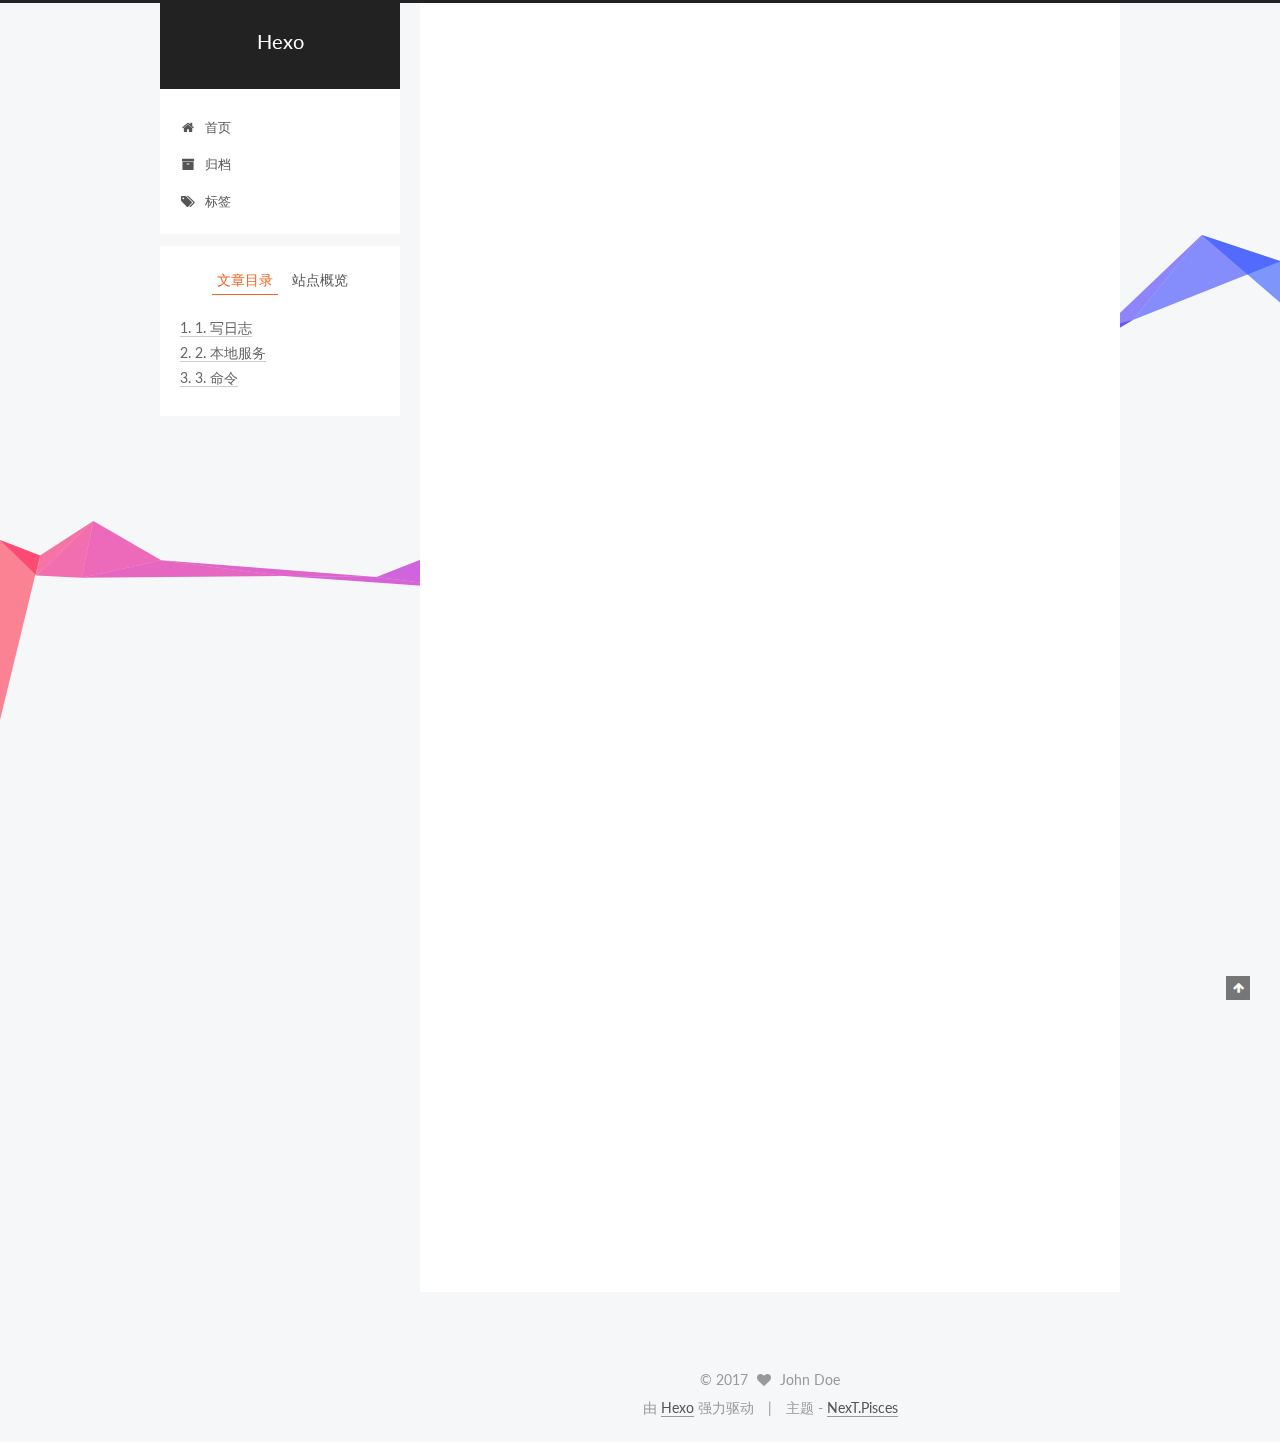
<file: 2017/06/15/备忘录/index.html>
<!doctype html>



  


<html class="theme-next pisces use-motion" lang="zh-Hans">
<head>
  <meta charset="UTF-8"/>
<meta http-equiv="X-UA-Compatible" content="IE=edge" />
<meta name="viewport" content="width=device-width, initial-scale=1, maximum-scale=1"/>



<meta http-equiv="Cache-Control" content="no-transform" />
<meta http-equiv="Cache-Control" content="no-siteapp" />















  
  
  <link href="/lib/fancybox/source/jquery.fancybox.css?v=2.1.5" rel="stylesheet" type="text/css" />




  
  
  
  

  
    
    
  

  

  

  

  

  
    
    
    <link href="//fonts.googleapis.com/css?family=Lato:300,300italic,400,400italic,700,700italic&subset=latin,latin-ext" rel="stylesheet" type="text/css">
  






<link href="/lib/font-awesome/css/font-awesome.min.css?v=4.6.2" rel="stylesheet" type="text/css" />

<link href="/css/main.css?v=5.1.0" rel="stylesheet" type="text/css" />


  <meta name="keywords" content="Hexo, NexT" />








  <link rel="shortcut icon" type="image/x-icon" href="/favicon.ico?v=5.1.0" />






<meta name="description" content="繁杂的事情太多，很多比较冷门的事情容易忘记。">
<meta name="keywords">
<meta property="og:type" content="article">
<meta property="og:title" content="备忘录">
<meta property="og:url" content="http://yoursite.com/2017/06/15/备忘录/index.html">
<meta property="og:site_name" content="Hexo">
<meta property="og:description" content="繁杂的事情太多，很多比较冷门的事情容易忘记。">
<meta property="og:updated_time" content="2017-07-24T04:08:00.000Z">
<meta name="twitter:card" content="summary">
<meta name="twitter:title" content="备忘录">
<meta name="twitter:description" content="繁杂的事情太多，很多比较冷门的事情容易忘记。">



<script type="text/javascript" id="hexo.configurations">
  var NexT = window.NexT || {};
  var CONFIG = {
    root: '/',
    scheme: 'Pisces',
    sidebar: {"position":"left","display":"post","offset":12,"offset_float":0,"b2t":false,"scrollpercent":false},
    fancybox: true,
    motion: true,
    duoshuo: {
      userId: '0',
      author: '博主'
    },
    algolia: {
      applicationID: '',
      apiKey: '',
      indexName: '',
      hits: {"per_page":10},
      labels: {"input_placeholder":"Search for Posts","hits_empty":"We didn't find any results for the search: ${query}","hits_stats":"${hits} results found in ${time} ms"}
    }
  };
</script>



  <link rel="canonical" href="http://yoursite.com/2017/06/15/备忘录/"/>





  <title> 备忘录 | Hexo </title>
</head>

<body itemscope itemtype="http://schema.org/WebPage" lang="zh-Hans">

  














  
  
    
  

  <div class="container sidebar-position-left page-post-detail ">
    <div class="headband"></div>

    <header id="header" class="header" itemscope itemtype="http://schema.org/WPHeader">
      <div class="header-inner"><div class="site-brand-wrapper">
  <div class="site-meta ">
    

    <div class="custom-logo-site-title">
      <a href="/"  class="brand" rel="start">
        <span class="logo-line-before"><i></i></span>
        <span class="site-title">Hexo</span>
        <span class="logo-line-after"><i></i></span>
      </a>
    </div>
      
        <p class="site-subtitle"></p>
      
  </div>

  <div class="site-nav-toggle">
    <button>
      <span class="btn-bar"></span>
      <span class="btn-bar"></span>
      <span class="btn-bar"></span>
    </button>
  </div>
</div>

<nav class="site-nav">
  

  
    <ul id="menu" class="menu">
      
        
        <li class="menu-item menu-item-home">
          <a href="/" rel="section">
            
              <i class="menu-item-icon fa fa-fw fa-home"></i> <br />
            
            首页
          </a>
        </li>
      
        
        <li class="menu-item menu-item-archives">
          <a href="/archives" rel="section">
            
              <i class="menu-item-icon fa fa-fw fa-archive"></i> <br />
            
            归档
          </a>
        </li>
      
        
        <li class="menu-item menu-item-tags">
          <a href="/tags" rel="section">
            
              <i class="menu-item-icon fa fa-fw fa-tags"></i> <br />
            
            标签
          </a>
        </li>
      

      
    </ul>
  

  
</nav>



 </div>
    </header>

    <main id="main" class="main">
      <div class="main-inner">
        <div class="content-wrap">
          <div id="content" class="content">
            

  <div id="posts" class="posts-expand">
    

  

  
  
  

  <article class="post post-type-normal " itemscope itemtype="http://schema.org/Article">
    <link itemprop="mainEntityOfPage" href="http://yoursite.com/2017/06/15/备忘录/">

    <span hidden itemprop="author" itemscope itemtype="http://schema.org/Person">
      <meta itemprop="name" content="John Doe">
      <meta itemprop="description" content="">
      <meta itemprop="image" content="/images/avatar.gif">
    </span>

    <span hidden itemprop="publisher" itemscope itemtype="http://schema.org/Organization">
      <meta itemprop="name" content="Hexo">
    </span>

    
      <header class="post-header">

        
        
          <h1 class="post-title" itemprop="name headline">
            
            
              
                备忘录
              
            
          </h1>
        

        <div class="post-meta">
          <span class="post-time">
            
              <span class="post-meta-item-icon">
                <i class="fa fa-calendar-o"></i>
              </span>
              
                <span class="post-meta-item-text">发表于</span>
              
              <time title="创建于" itemprop="dateCreated datePublished" datetime="2017-06-15T10:54:53+08:00">
                2017-06-15
              </time>
            

            

            
          </span>

          

          
            
              <span class="post-comments-count">
                <span class="post-meta-divider">|</span>
                <span class="post-meta-item-icon">
                  <i class="fa fa-comment-o"></i>
                </span>
                <a class="cloud-tie-join-count" href="/2017/06/15/备忘录/#comments" itemprop="discussionUrl">
                  <span class="post-comments-count join-count" itemprop="commentCount"></span>
                </a>
              </span>
            
          

          
          

          

          

          

        </div>
      </header>
    


    <div class="post-body" itemprop="articleBody">

      
      

      
        <blockquote>
<p>繁杂的事情太多，很多比较冷门的事情容易忘记。</p>
</blockquote>
<a id="more"></a>
<h1 id="1-写日志"><a href="#1-写日志" class="headerlink" title="1. 写日志"></a>1. 写日志</h1><ul>
<li>进入Hexo目录</li>
<li>执行hexo new title </li>
</ul>
<p>创建一个新的日志文件，采用配置文件中的默认布局方式。</p>
<ul>
<li>写完执行 hexo g -d</li>
</ul>
<h1 id="2-本地服务"><a href="#2-本地服务" class="headerlink" title="2. 本地服务"></a>2. 本地服务</h1><h2 id="2-1-Apache"><a href="#2-1-Apache" class="headerlink" title="2.1 Apache"></a>2.1 Apache</h2><ul>
<li>查看apache版本 </li>
</ul>
<figure class="highlight plain"><table><tr><td class="gutter"><pre><div class="line">1</div></pre></td><td class="code"><pre><div class="line">$ httpd -v</div></pre></td></tr></table></figure>
<ul>
<li>启动、停止Apache</li>
</ul>
<figure class="highlight plain"><table><tr><td class="gutter"><pre><div class="line">1</div></pre></td><td class="code"><pre><div class="line">$ sudo apachectl start / stop</div></pre></td></tr></table></figure>
<ul>
<li>ROOT目录</li>
</ul>
<p>/Library/WebServer/Documents</p>
<h1 id="3-命令"><a href="#3-命令" class="headerlink" title="3. 命令"></a>3. 命令</h1><ul>
<li>查看Mac中所有端口开放情况</li>
</ul>
<figure class="highlight plain"><table><tr><td class="gutter"><pre><div class="line">1</div></pre></td><td class="code"><pre><div class="line">$ netstat -anp tcp</div></pre></td></tr></table></figure>
<ul>
<li>查看指定端口占用情况</li>
</ul>
<figure class="highlight plain"><table><tr><td class="gutter"><pre><div class="line">1</div></pre></td><td class="code"><pre><div class="line">$ lsof -i tcp:8888</div></pre></td></tr></table></figure>

      
    </div>

    <div>
      
        

      
    </div>

    <div>
      
        

      
    </div>

    <div>
      
        

      
    </div>

    <footer class="post-footer">
      

      
        
      

      
        <div class="post-nav">
          <div class="post-nav-next post-nav-item">
            
          </div>

          <span class="post-nav-divider"></span>

          <div class="post-nav-prev post-nav-item">
            
              <a href="/2017/05/17/书评/" rel="prev" title="书评">
                书评 <i class="fa fa-chevron-right"></i>
              </a>
            
          </div>
        </div>
      

      
      
    </footer>
  </article>



    <div class="post-spread">
      
    </div>
  </div>


          </div>
          


          
  <div class="comments" id="comments">
    
      <div id="cloud-tie-wrapper" class="cloud-tie-wrapper"></div>
    
  </div>


        </div>
        
          
  
  <div class="sidebar-toggle">
    <div class="sidebar-toggle-line-wrap">
      <span class="sidebar-toggle-line sidebar-toggle-line-first"></span>
      <span class="sidebar-toggle-line sidebar-toggle-line-middle"></span>
      <span class="sidebar-toggle-line sidebar-toggle-line-last"></span>
    </div>
  </div>

  <aside id="sidebar" class="sidebar">
    <div class="sidebar-inner">

      

      
        <ul class="sidebar-nav motion-element">
          <li class="sidebar-nav-toc sidebar-nav-active" data-target="post-toc-wrap" >
            文章目录
          </li>
          <li class="sidebar-nav-overview" data-target="site-overview">
            站点概览
          </li>
        </ul>
      

      <section class="site-overview sidebar-panel">
        <div class="site-author motion-element" itemprop="author" itemscope itemtype="http://schema.org/Person">
          <img class="site-author-image" itemprop="image"
               src="/images/avatar.gif"
               alt="John Doe" />
          <p class="site-author-name" itemprop="name">John Doe</p>
           
              <p class="site-description motion-element" itemprop="description"></p>
          
        </div>
        <nav class="site-state motion-element">

          
            <div class="site-state-item site-state-posts">
              <a href="/archives">
                <span class="site-state-item-count">6</span>
                <span class="site-state-item-name">日志</span>
              </a>
            </div>
          

          

          

        </nav>

        

        <div class="links-of-author motion-element">
          
        </div>

        
        

        
        

        


      </section>

      
      <!--noindex-->
        <section class="post-toc-wrap motion-element sidebar-panel sidebar-panel-active">
          <div class="post-toc">

            
              
            

            
              <div class="post-toc-content"><ol class="nav"><li class="nav-item nav-level-1"><a class="nav-link" href="#1-写日志"><span class="nav-number">1.</span> <span class="nav-text">1. 写日志</span></a></li><li class="nav-item nav-level-1"><a class="nav-link" href="#2-本地服务"><span class="nav-number">2.</span> <span class="nav-text">2. 本地服务</span></a><ol class="nav-child"><li class="nav-item nav-level-2"><a class="nav-link" href="#2-1-Apache"><span class="nav-number">2.1.</span> <span class="nav-text">2.1 Apache</span></a></li></ol></li><li class="nav-item nav-level-1"><a class="nav-link" href="#3-命令"><span class="nav-number">3.</span> <span class="nav-text">3. 命令</span></a></li></ol></div>
            

          </div>
        </section>
      <!--/noindex-->
      

      

    </div>
  </aside>


        
      </div>
    </main>

    <footer id="footer" class="footer">
      <div class="footer-inner">
        <div class="copyright" >
  
  &copy; 
  <span itemprop="copyrightYear">2017</span>
  <span class="with-love">
    <i class="fa fa-heart"></i>
  </span>
  <span class="author" itemprop="copyrightHolder">John Doe</span>
</div>


<div class="powered-by">
  由 <a class="theme-link" href="https://hexo.io">Hexo</a> 强力驱动
</div>

<div class="theme-info">
  主题 -
  <a class="theme-link" href="https://github.com/iissnan/hexo-theme-next">
    NexT.Pisces
  </a>
</div>


        

        
      </div>
    </footer>

    
      <div class="back-to-top">
        <i class="fa fa-arrow-up"></i>
        
      </div>
    

  </div>

  

<script type="text/javascript">
  if (Object.prototype.toString.call(window.Promise) !== '[object Function]') {
    window.Promise = null;
  }
</script>









  






  



  
  <script type="text/javascript" src="/lib/jquery/index.js?v=2.1.3"></script>

  
  <script type="text/javascript" src="/lib/fastclick/lib/fastclick.min.js?v=1.0.6"></script>

  
  <script type="text/javascript" src="/lib/jquery_lazyload/jquery.lazyload.js?v=1.9.7"></script>

  
  <script type="text/javascript" src="/lib/velocity/velocity.min.js?v=1.2.1"></script>

  
  <script type="text/javascript" src="/lib/velocity/velocity.ui.min.js?v=1.2.1"></script>

  
  <script type="text/javascript" src="/lib/fancybox/source/jquery.fancybox.pack.js?v=2.1.5"></script>

  
  <script type="text/javascript" src="/lib/canvas-ribbon/canvas-ribbon.js"></script>


  


  <script type="text/javascript" src="/js/src/utils.js?v=5.1.0"></script>

  <script type="text/javascript" src="/js/src/motion.js?v=5.1.0"></script>



  
  


  <script type="text/javascript" src="/js/src/affix.js?v=5.1.0"></script>

  <script type="text/javascript" src="/js/src/schemes/pisces.js?v=5.1.0"></script>



  
  <script type="text/javascript" src="/js/src/scrollspy.js?v=5.1.0"></script>
<script type="text/javascript" src="/js/src/post-details.js?v=5.1.0"></script>



  


  <script type="text/javascript" src="/js/src/bootstrap.js?v=5.1.0"></script>



  


  




	





  
    
    <script>
      var cloudTieConfig = {
        url: document.location.href, 
        sourceId: "",
        productKey: "588560c029d244b6995b16539b4e76bc",
        target: "cloud-tie-wrapper"
      };
    </script>
    <script src="https://img1.ws.126.net/f2e/tie/yun/sdk/loader.js"></script>
  










  





  

  

  

  

  

</body>
</html>
</file>
<file: css/main.css>
/* normalize.css v3.0.2 | MIT License | git.io/normalize */
html {
  font-family: sans-serif; /* 1 */
  -ms-text-size-adjust: 100%; /* 2 */
  -webkit-text-size-adjust: 100%; /* 2 */
}
body {
  margin: 0;
}
article,
aside,
details,
figcaption,
figure,
footer,
header,
hgroup,
main,
menu,
nav,
section,
summary {
  display: block;
}
audio,
canvas,
progress,
video {
  display: inline-block; /* 1 */
  vertical-align: baseline; /* 2 */
}
audio:not([controls]) {
  display: none;
  height: 0;
}
[hidden],
template {
  display: none;
}
a {
  background-color: transparent;
}
a:active,
a:hover {
  outline: 0;
}
abbr[title] {
  border-bottom: 1px dotted;
}
b,
strong {
  font-weight: bold;
}
dfn {
  font-style: italic;
}
h1 {
  font-size: 2em;
  margin: 0.67em 0;
}
mark {
  background: #ff0;
  color: #000;
}
small {
  font-size: 80%;
}
sub,
sup {
  font-size: 75%;
  line-height: 0;
  position: relative;
  vertical-align: baseline;
}
sup {
  top: -0.5em;
}
sub {
  bottom: -0.25em;
}
img {
  border: 0;
}
svg:not(:root) {
  overflow: hidden;
}
figure {
  margin: 1em 40px;
}
hr {
  -moz-box-sizing: content-box;
  box-sizing: content-box;
  height: 0;
}
pre {
  overflow: auto;
}
code,
kbd,
pre,
samp {
  font-family: monospace, monospace;
  font-size: 1em;
}
button,
input,
optgroup,
select,
textarea {
  color: inherit; /* 1 */
  font: inherit; /* 2 */
  margin: 0; /* 3 */
}
button {
  overflow: visible;
}
button,
select {
  text-transform: none;
}
button,
html input[type="button"],
input[type="reset"],
input[type="submit"] {
  -webkit-appearance: button; /* 2 */
  cursor: pointer; /* 3 */
}
button[disabled],
html input[disabled] {
  cursor: default;
}
button::-moz-focus-inner,
input::-moz-focus-inner {
  border: 0;
  padding: 0;
}
input {
  line-height: normal;
}
input[type="checkbox"],
input[type="radio"] {
  box-sizing: border-box; /* 1 */
  padding: 0; /* 2 */
}
input[type="number"]::-webkit-inner-spin-button,
input[type="number"]::-webkit-outer-spin-button {
  height: auto;
}
input[type="search"] {
  -webkit-appearance: textfield; /* 1 */
  -moz-box-sizing: content-box;
  -webkit-box-sizing: content-box; /* 2 */
  box-sizing: content-box;
}
input[type="search"]::-webkit-search-cancel-button,
input[type="search"]::-webkit-search-decoration {
  -webkit-appearance: none;
}
fieldset {
  border: 1px solid #c0c0c0;
  margin: 0 2px;
  padding: 0.35em 0.625em 0.75em;
}
legend {
  border: 0; /* 1 */
  padding: 0; /* 2 */
}
textarea {
  overflow: auto;
}
optgroup {
  font-weight: bold;
}
table {
  border-collapse: collapse;
  border-spacing: 0;
}
td,
th {
  padding: 0;
}
::selection {
  background: #262a30;
  color: #fff;
}
body {
  position: relative;
  font-family: 'Lato', "PingFang SC", "Microsoft YaHei", sans-serif;
  font-size: 14px;
  line-height: 2;
  color: #555;
  background: #f5f7f9;
}
@media (max-width: 767px) {
  body {
    padding-right: 0 !important;
  }
}
@media (min-width: 768px) and (max-width: 991px) {
  body {
    padding-right: 0 !important;
  }
}
@media (min-width: 1600px) {
  body {
    font-size: 16px;
  }
}
h1,
h2,
h3,
h4,
h5,
h6 {
  margin: 0;
  padding: 0;
  font-weight: bold;
  line-height: 1.5;
  font-family: 'Lato', "PingFang SC", "Microsoft YaHei", sans-serif;
}
h2,
h3,
h4,
h5,
h6 {
  margin: 20px 0 15px;
}
h1 {
  font-size: 22px;
}
@media (max-width: 767px) {
  h1 {
    font-size: 18px;
  }
}
h2 {
  font-size: 20px;
}
@media (max-width: 767px) {
  h2 {
    font-size: 16px;
  }
}
h3 {
  font-size: 18px;
}
@media (max-width: 767px) {
  h3 {
    font-size: 14px;
  }
}
h4 {
  font-size: 16px;
}
@media (max-width: 767px) {
  h4 {
    font-size: 12px;
  }
}
h5 {
  font-size: 14px;
}
@media (max-width: 767px) {
  h5 {
    font-size: 10px;
  }
}
h6 {
  font-size: 12px;
}
@media (max-width: 767px) {
  h6 {
    font-size: 8px;
  }
}
p {
  margin: 0 0 25px 0;
}
a {
  color: #555;
  text-decoration: none;
  border-bottom: 1px solid #999;
  word-wrap: break-word;
}
a:hover {
  color: #222;
  border-bottom-color: #222;
}
blockquote {
  margin: 0;
  padding: 0;
}
img {
  display: block;
  margin: auto;
  max-width: 100%;
  height: auto;
}
hr {
  margin: 40px 0;
  height: 3px;
  border: none;
  background-color: #ddd;
  background-image: repeating-linear-gradient(-45deg, #fff, #fff 4px, transparent 4px, transparent 8px);
}
blockquote {
  padding: 0 15px;
  color: #666;
  border-left: 4px solid #ddd;
}
blockquote cite::before {
  content: "-";
  padding: 0 5px;
}
dt {
  font-weight: 700;
}
dd {
  margin: 0;
  padding: 0;
}
.text-left {
  text-align: left;
}
.text-center {
  text-align: center;
}
.text-right {
  text-align: right;
}
.text-justify {
  text-align: justify;
}
.text-nowrap {
  white-space: nowrap;
}
.text-lowercase {
  text-transform: lowercase;
}
.text-uppercase {
  text-transform: uppercase;
}
.text-capitalize {
  text-transform: capitalize;
}
.center-block {
  display: block;
  margin-left: auto;
  margin-right: auto;
}
.clearfix:before,
.clearfix:after {
  content: " ";
  display: table;
}
.clearfix:after {
  clear: both;
}
.pullquote {
  width: 45%;
}
.pullquote.left {
  float: left;
  margin-left: 5px;
  margin-right: 10px;
}
.pullquote.right {
  float: right;
  margin-left: 10px;
  margin-right: 5px;
}
.affix.affix.affix {
  position: fixed;
}
.translation {
  margin-top: -20px;
  font-size: 14px;
  color: #999;
}
.scrollbar-measure {
  width: 100px;
  height: 100px;
  overflow: scroll;
  position: absolute;
  top: -9999px;
}
.use-motion .motion-element {
  opacity: 0;
}
table {
  margin: 20px 0;
  width: 100%;
  border-collapse: collapse;
  border-spacing: 0;
  border: 1px solid #ddd;
  font-size: 14px;
  table-layout: fixed;
  word-wrap: break-all;
}
table>tbody>tr:nth-of-type(odd) {
  background-color: #f9f9f9;
}
table>tbody>tr:hover {
  background-color: #f5f5f5;
}
caption,
th,
td {
  padding: 8px;
  text-align: left;
  vertical-align: middle;
  font-weight: normal;
}
th,
td {
  border-bottom: 3px solid #ddd;
  border-right: 1px solid #eee;
}
th {
  padding-bottom: 10px;
  font-weight: 700;
}
td {
  border-bottom-width: 1px;
}
html,
body {
  height: 100%;
}
.container {
  position: relative;
  min-height: 100%;
}
.header-inner {
  margin: 0 auto;
  padding: 100px 0 70px;
  width: 700px;
}
@media (min-width: 1600px) {
  .container .header-inner {
    width: 900px;
  }
}
.main {
  padding-bottom: 150px;
}
.main-inner {
  margin: 0 auto;
  width: 700px;
}
@media (min-width: 1600px) {
  .container .main-inner {
    width: 900px;
  }
}
.footer {
  position: absolute;
  left: 0;
  bottom: 0;
  width: 100%;
  min-height: 50px;
}
.footer-inner {
  box-sizing: border-box;
  margin: 20px auto;
  width: 700px;
}
@media (min-width: 1600px) {
  .container .footer-inner {
    width: 900px;
  }
}
pre,
.highlight {
  overflow: auto;
  margin: 20px 0;
  padding: 0;
  font-size: 13px;
  color: #4d4d4c;
  background: #f7f7f7;
  line-height: 1.6;
}
pre,
code {
  font-family: consolas, Menlo, "PingFang SC", "Microsoft YaHei", monospace;
}
code {
  padding: 2px 4px;
  word-wrap: break-word;
  color: #555;
  background: #eee;
  border-radius: 3px;
  font-size: 13px;
}
pre code {
  padding: 0;
  color: #4d4d4c;
  background: none;
  text-shadow: none;
}
.highlight {
  border-radius: 1px;
}
.highlight pre {
  border: none;
  margin: 0;
  padding: 10px 0;
}
.highlight table {
  margin: 0;
  width: auto;
  border: none;
}
.highlight td {
  border: none;
  padding: 0;
}
.highlight figcaption {
  font-size: 1em;
  color: #4d4d4c;
  line-height: 1em;
  margin-bottom: 1em;
}
.highlight figcaption:before,
.highlight figcaption:after {
  content: " ";
  display: table;
}
.highlight figcaption:after {
  clear: both;
}
.highlight figcaption a {
  float: right;
  color: #4d4d4c;
}
.highlight figcaption a:hover {
  border-bottom-color: #4d4d4c;
}
.highlight .gutter pre {
  padding-left: 10px;
  padding-right: 10px;
  color: #869194;
  text-align: right;
  background-color: #eff2f3;
}
.highlight .code pre {
  width: 100%;
  padding-left: 10px;
  padding-right: 10px;
  background-color: #f7f7f7;
}
.highlight .line {
  height: 20px;
}
.gutter {
  -webkit-user-select: none;
  -moz-user-select: none;
  -ms-user-select: none;
  user-select: none;
}
.gist table {
  width: auto;
}
.gist table td {
  border: none;
}
pre .deletion {
  background: #fdd;
}
pre .addition {
  background: #dfd;
}
pre .meta {
  color: #8959a8;
}
pre .comment {
  color: #8e908c;
}
pre .variable,
pre .attribute,
pre .tag,
pre .regexp,
pre .ruby .constant,
pre .xml .tag .title,
pre .xml .pi,
pre .xml .doctype,
pre .html .doctype,
pre .css .id,
pre .css .class,
pre .css .pseudo {
  color: #c82829;
}
pre .number,
pre .preprocessor,
pre .built_in,
pre .literal,
pre .params,
pre .constant,
pre .command {
  color: #f5871f;
}
pre .ruby .class .title,
pre .css .rules .attribute,
pre .string,
pre .value,
pre .inheritance,
pre .header,
pre .ruby .symbol,
pre .xml .cdata,
pre .special,
pre .number,
pre .formula {
  color: #718c00;
}
pre .title,
pre .css .hexcolor {
  color: #3e999f;
}
pre .function,
pre .python .decorator,
pre .python .title,
pre .ruby .function .title,
pre .ruby .title .keyword,
pre .perl .sub,
pre .javascript .title,
pre .coffeescript .title {
  color: #4271ae;
}
pre .keyword,
pre .javascript .function {
  color: #8959a8;
}
.full-image.full-image.full-image {
  border: none;
  max-width: 100%;
  width: auto;
  margin: 20px auto;
}
@media (min-width: 992px) {
  .full-image.full-image.full-image {
    max-width: none;
    width: 118%;
    margin: 0 -9%;
  }
}
.blockquote-center,
.page-home .post-type-quote blockquote,
.page-post-detail .post-type-quote blockquote {
  position: relative;
  margin: 40px 0;
  padding: 0;
  border-left: none;
  text-align: center;
}
.blockquote-center::before,
.page-home .post-type-quote blockquote::before,
.page-post-detail .post-type-quote blockquote::before,
.blockquote-center::after,
.page-home .post-type-quote blockquote::after,
.page-post-detail .post-type-quote blockquote::after {
  position: absolute;
  content: ' ';
  display: block;
  width: 100%;
  height: 24px;
  opacity: 0.2;
  background-repeat: no-repeat;
  background-position: 0 -6px;
  background-size: 22px 22px;
}
.blockquote-center::before,
.page-home .post-type-quote blockquote::before,
.page-post-detail .post-type-quote blockquote::before {
  top: -20px;
  background-image: url("../images/quote-l.svg");
  border-top: 1px solid #ccc;
}
.blockquote-center::after,
.page-home .post-type-quote blockquote::after,
.page-post-detail .post-type-quote blockquote::after {
  bottom: -20px;
  background-image: url("../images/quote-r.svg");
  border-bottom: 1px solid #ccc;
  background-position: 100% 8px;
}
.blockquote-center p,
.page-home .post-type-quote blockquote p,
.page-post-detail .post-type-quote blockquote p,
.blockquote-center div,
.page-home .post-type-quote blockquote div,
.page-post-detail .post-type-quote blockquote div {
  text-align: center;
}
.post .post-body .group-picture img {
  box-sizing: border-box;
  padding: 0 3px;
  border: none;
}
.post .group-picture-row {
  overflow: hidden;
  margin-top: 6px;
}
.post .group-picture-row:first-child {
  margin-top: 0;
}
.post .group-picture-column {
  float: left;
}
.page-post-detail .post-body .group-picture-column {
  float: none;
  margin-top: 10px;
  width: auto !important;
}
.page-post-detail .post-body .group-picture-column img {
  margin: 0 auto;
}
.page-archive .group-picture-container {
  overflow: hidden;
}
.page-archive .group-picture-row {
  float: left;
}
.page-archive .group-picture-row:first-child {
  margin-top: 6px;
}
.page-archive .group-picture-column {
  max-width: 150px;
  max-height: 150px;
}
.note {
  padding: 20px;
  margin: 20px 0;
  border: 1px solid #eee;
  border-left-width: 5px;
  border-radius: 3px;
}
.note h2,
.note h3,
.note h4,
.note h5,
.note h6 {
  margin-top: 0;
  margin-bottom: 5px;
}
.note p:last-child {
  margin-bottom: 0;
}
.note code {
  border-radius: 3px;
}
.note+.note {
  margin-top: -5px;
}
.default {
  border-left-color: #777;
}
.default h2,
.default h3,
.default h4,
.default h5,
.default h6 {
  color: #777;
}
.primary {
  border-left-color: #428bca;
}
.primary h2,
.primary h3,
.primary h4,
.primary h5,
.primary h6 {
  color: #428bca;
}
.success {
  border-left-color: #5cb85c;
}
.success h2,
.success h3,
.success h4,
.success h5,
.success h6 {
  color: #5cb85c;
}
.danger {
  border-left-color: #d9534f;
}
.danger h2,
.danger h3,
.danger h4,
.danger h5,
.danger h6 {
  color: #d9534f;
}
.warning {
  border-left-color: #f0ad4e;
}
.warning h2,
.warning h3,
.warning h4,
.warning h5,
.warning h6 {
  color: #f0ad4e;
}
.info {
  border-left-color: #5bc0de;
}
.info h2,
.info h3,
.info h4,
.info h5,
.info h6 {
  color: #5bc0de;
}
.btn {
  display: inline-block;
  padding: 0 20px;
  font-size: 14px;
  color: #fff;
  background: #222;
  border: 2px solid #555;
  text-decoration: none;
  border-radius: 0;
  transition-property: background-color;
  transition-duration: 0.2s;
  transition-timing-function: ease-in-out;
  transition-delay: 0s;
}
.btn:hover,
.post-button .btn:hover {
  border-color: #222;
  color: #fff;
  background: #222;
}
.btn-bar {
  display: block;
  width: 22px;
  height: 2px;
  background: #555;
  border-radius: 1px;
}
.btn-bar+.btn-bar {
  margin-top: 4px;
}
.pagination {
  margin: 120px 0 40px;
  text-align: center;
  border-top: 1px solid #eee;
}
.page-number-basic,
.pagination .prev,
.pagination .next,
.pagination .page-number,
.pagination .space {
  display: inline-block;
  position: relative;
  top: -1px;
  margin: 0 10px;
  padding: 0 10px;
  line-height: 30px;
}
@media (max-width: 767px) {
  .page-number-basic,
  .pagination .prev,
  .pagination .next,
  .pagination .page-number,
  .pagination .space {
    margin: 0 5px;
  }
}
.pagination .prev,
.pagination .next,
.pagination .page-number {
  border-bottom: 0;
  border-top: 1px solid #eee;
  transition-property: border-color;
  transition-duration: 0.2s;
  transition-timing-function: ease-in-out;
  transition-delay: 0s;
}
.pagination .prev:hover,
.pagination .next:hover,
.pagination .page-number:hover {
  border-top-color: #222;
}
.pagination .space {
  padding: 0;
  margin: 0;
}
.pagination .prev {
  margin-left: 0;
}
.pagination .next {
  margin-right: 0;
}
.pagination .page-number.current {
  color: #fff;
  background: #ccc;
  border-top-color: #ccc;
}
@media (max-width: 767px) {
  .pagination {
    border-top: none;
  }
  .pagination .prev,
  .pagination .next,
  .pagination .page-number {
    margin-bottom: 10px;
    border-top: 0;
    border-bottom: 1px solid #eee;
  }
  .pagination .prev:hover,
  .pagination .next:hover,
  .pagination .page-number:hover {
    border-bottom-color: #222;
  }
}
.comments {
  margin: 60px 20px 0;
}
.tag-cloud {
  text-align: center;
}
.tag-cloud a {
  display: inline-block;
  margin: 10px;
}
.back-to-top {
  box-sizing: border-box;
  position: fixed;
  bottom: -100px;
  right: 30px;
  z-index: 1050;
  padding: 0 6px;
  width: 24px;
  background: #222;
  font-size: 12px;
  opacity: 0.6;
  color: #fff;
  cursor: pointer;
  text-align: center;
  -webkit-transform: translateZ(0);
  transition-property: bottom;
  transition-duration: 0.2s;
  transition-timing-function: ease-in-out;
  transition-delay: 0s;
}
@media (max-width: 767px) {
  .back-to-top {
    display: none;
  }
}
@media (min-width: 768px) and (max-width: 991px) {
  .back-to-top {
    display: none;
  }
}
.back-to-top.back-to-top-on {
  bottom: 30px;
}
.header {
  background: #fff;
}
.header-inner {
  position: relative;
}
.headband {
  height: 3px;
  background: #222;
}
.site-meta {
  margin: 0;
  text-align: center;
}
@media (max-width: 767px) {
  .site-meta {
    text-align: center;
  }
}
.brand {
  position: relative;
  display: inline-block;
  padding: 0 40px;
  color: #fff;
  background: #222;
  border-bottom: none;
}
.brand:hover {
  color: #fff;
}
.logo {
  display: inline-block;
  margin-right: 5px;
  line-height: 36px;
  vertical-align: top;
}
.site-title {
  display: inline-block;
  vertical-align: top;
  line-height: 36px;
  font-size: 20px;
  font-weight: normal;
  font-family: 'Lato', "PingFang SC", "Microsoft YaHei", sans-serif;
}
.site-subtitle {
  margin-top: 10px;
  font-size: 13px;
  color: #ddd;
}
.use-motion .brand {
  opacity: 0;
}
.use-motion .logo,
.use-motion .site-title,
.use-motion .site-subtitle {
  opacity: 0;
  position: relative;
  top: -10px;
}
.site-nav-toggle {
  display: none;
  position: absolute;
  top: 10px;
  left: 10px;
}
@media (max-width: 767px) {
  .site-nav-toggle {
    display: block;
  }
}
.site-nav-toggle button {
  margin-top: 2px;
  padding: 9px 10px;
  background: transparent;
  border: none;
}
@media (max-width: 767px) {
  .site-nav {
    display: none;
    margin: 0 -10px;
    padding: 0 10px;
    clear: both;
    border-top: 1px solid #ddd;
  }
}
@media (min-width: 768px) and (max-width: 991px) {
  .site-nav {
    display: block !important;
  }
}
@media (min-width: 992px) {
  .site-nav {
    display: block !important;
  }
}
.menu {
  margin-top: 20px;
  padding-left: 0;
  text-align: center;
}
.menu .menu-item {
  display: inline-block;
  margin: 0 10px;
  list-style: none;
}
@media screen and (max-width: 767px) {
  .menu .menu-item {
    margin-top: 10px;
  }
}
.menu .menu-item a {
  display: block;
  font-size: 13px;
  line-height: inherit;
  border-bottom: 1px solid transparent;
  transition-property: border-color;
  transition-duration: 0.2s;
  transition-timing-function: ease-in-out;
  transition-delay: 0s;
}
.menu .menu-item a:hover,
.menu-item-active a {
  border-bottom-color: #222;
}
.menu .menu-item .fa {
  margin-right: 5px;
}
.use-motion .menu-item {
  opacity: 0;
}
.post-body {
  font-family: 'Lato', "PingFang SC", "Microsoft YaHei", sans-serif;
}
@media (max-width: 767px) {
  .post-body {
    word-break: break-word;
  }
}
.post-body .fancybox img {
  display: block !important;
  margin: 0 auto;
  cursor: pointer;
  cursor: zoom-in;
  cursor: -webkit-zoom-in;
}
.post-body .image-caption,
.post-body .figure .caption {
  margin: 10px auto 15px;
  text-align: center;
  font-size: 14px;
  color: #999;
  font-weight: bold;
  line-height: 1;
}
.post-sticky-flag {
  display: inline-block;
  font-size: 16px;
  -ms-transform: rotate(30deg);
  -webkit-transform: rotate(30deg);
  -moz-transform: rotate(30deg);
  -ms-transform: rotate(30deg);
  -o-transform: rotate(30deg);
  transform: rotate(30deg);
}
.posts-expand {
  padding-top: 40px;
}
@media (max-width: 767px) {
  .posts-expand {
    margin: 0 20px;
  }
  .post-body pre {
    padding: 10px;
  }
  .post-body pre .gutter pre {
    padding-right: 10px;
  }
  .post-body .highlight {
    margin-left: -40px;
    margin-right: -40px;
    padding: 0;
  }
  .post-body .highlight .gutter pre {
    padding-right: 10px;
  }
}
@media (min-width: 992px) {
  .posts-expand .post-body {
    text-align: justify;
  }
}
.posts-expand .post-body h2,
.posts-expand .post-body h3,
.posts-expand .post-body h4,
.posts-expand .post-body h5,
.posts-expand .post-body h6 {
  padding-top: 10px;
}
.posts-expand .post-body h2 .header-anchor,
.posts-expand .post-body h3 .header-anchor,
.posts-expand .post-body h4 .header-anchor,
.posts-expand .post-body h5 .header-anchor,
.posts-expand .post-body h6 .header-anchor {
  float: right;
  margin-left: 10px;
  color: #ccc;
  border-bottom-style: none;
  visibility: hidden;
}
.posts-expand .post-body h2 .header-anchor:hover,
.posts-expand .post-body h3 .header-anchor:hover,
.posts-expand .post-body h4 .header-anchor:hover,
.posts-expand .post-body h5 .header-anchor:hover,
.posts-expand .post-body h6 .header-anchor:hover {
  color: inherit;
}
.posts-expand .post-body h2:hover .header-anchor,
.posts-expand .post-body h3:hover .header-anchor,
.posts-expand .post-body h4:hover .header-anchor,
.posts-expand .post-body h5:hover .header-anchor,
.posts-expand .post-body h6:hover .header-anchor {
  visibility: visible;
}
.posts-expand .post-body ul li {
  list-style: circle;
}
.posts-expand .post-body img {
  box-sizing: border-box;
  margin: auto;
  padding: 3px;
  border: 1px solid #ddd;
}
.posts-expand .fancybox img {
  margin: 0 auto;
}
@media (max-width: 767px) {
  .posts-collapse {
    margin: 0 20px;
  }
  .posts-collapse .post-title,
  .posts-collapse .post-meta {
    display: block;
    width: auto;
    text-align: left;
  }
}
.posts-collapse {
  position: relative;
  z-index: 1010;
  margin-left: 55px;
}
.posts-collapse::after {
  content: " ";
  position: absolute;
  top: 20px;
  left: 0;
  margin-left: -2px;
  width: 4px;
  height: 100%;
  background: #f5f5f5;
  z-index: -1;
}
@media (max-width: 767px) {
  .posts-collapse {
    margin: 0 20px;
  }
}
.posts-collapse .collection-title {
  position: relative;
  margin: 60px 0;
}
.posts-collapse .collection-title h2 {
  margin-left: 20px;
}
.posts-collapse .collection-title small {
  color: #bbb;
}
.posts-collapse .collection-title::before {
  content: " ";
  position: absolute;
  left: 0;
  top: 50%;
  margin-left: -4px;
  margin-top: -4px;
  width: 8px;
  height: 8px;
  background: #bbb;
  border-radius: 50%;
}
.posts-collapse .post {
  margin: 30px 0;
}
.posts-collapse .post-header {
  position: relative;
  transition-duration: 0.2s;
  transition-timing-function: ease-in-out;
  transition-delay: 0s;
  transition-property: border;
  border-bottom: 1px dashed #ccc;
}
.posts-collapse .post-header::before {
  content: " ";
  position: absolute;
  left: 0;
  top: 12px;
  width: 6px;
  height: 6px;
  margin-left: -4px;
  background: #bbb;
  border-radius: 50%;
  border: 1px solid #fff;
  transition-duration: 0.2s;
  transition-timing-function: ease-in-out;
  transition-delay: 0s;
  transition-property: background;
}
.posts-collapse .post-header:hover {
  border-bottom-color: #666;
}
.posts-collapse .post-header:hover::before {
  background: #222;
}
.posts-collapse .post-meta {
  position: absolute;
  font-size: 12px;
  left: 20px;
  top: 5px;
}
.posts-collapse .post-comments-count {
  display: none;
}
.posts-collapse .post-title {
  margin-left: 60px;
  font-size: 16px;
  font-weight: normal;
  line-height: inherit;
}
.posts-collapse .post-title::after {
  margin-left: 3px;
  opacity: 0.6;
}
.posts-collapse .post-title a {
  color: #666;
  border-bottom: none;
}
.page-home .post-type-quote .post-header,
.page-post-detail .post-type-quote .post-header,
.page-home .post-type-quote .post-tags,
.page-post-detail .post-type-quote .post-tags {
  display: none;
}
.posts-expand .post-title {
  font-size: 26px;
  text-align: center;
  word-break: break-word;
  font-weight: 400;
}
@media (max-width: 767px) {
  .posts-expand .post-title {
    font-size: 22px;
  }
}
.posts-expand .post-title-link {
  display: inline-block;
  position: relative;
  color: #555;
  border-bottom: none;
  line-height: 1.2;
  vertical-align: top;
}
.posts-expand .post-title-link::before {
  content: "";
  position: absolute;
  width: 100%;
  height: 2px;
  bottom: 0;
  left: 0;
  background-color: #000;
  visibility: hidden;
  -webkit-transform: scaleX(0);
  -moz-transform: scaleX(0);
  -ms-transform: scaleX(0);
  -o-transform: scaleX(0);
  transform: scaleX(0);
  transition-duration: 0.2s;
  transition-timing-function: ease-in-out;
  transition-delay: 0s;
}
.posts-expand .post-title-link:hover::before {
  visibility: visible;
  -webkit-transform: scaleX(1);
  -moz-transform: scaleX(1);
  -ms-transform: scaleX(1);
  -o-transform: scaleX(1);
  transform: scaleX(1);
}
.posts-expand .post-title-link .fa {
  font-size: 16px;
}
.posts-expand .post-meta {
  margin: 3px 0 60px 0;
  color: #999;
  font-family: 'Lato', "PingFang SC", "Microsoft YaHei", sans-serif;
  font-size: 12px;
  text-align: center;
}
.posts-expand .post-meta .post-category-list {
  display: inline-block;
  margin: 0;
  padding: 3px;
}
.posts-expand .post-meta .post-category-list-link {
  color: #999;
}
.posts-expand .post-meta .post-description {
  font-size: 14px;
  margin-top: 2px;
}
.post-meta-divider {
  margin: 0 0.5em;
}
.post-meta-item-icon {
  margin-right: 3px;
}
@media (min-width: 768px) and (max-width: 991px) {
  .post-meta-item-icon {
    display: inline-block;
  }
}
@media (max-width: 767px) {
  .post-meta-item-icon {
    display: inline-block;
  }
}
@media (min-width: 768px) and (max-width: 991px) {
  .post-meta-item-text {
    display: none;
  }
}
@media (max-width: 767px) {
  .post-meta-item-text {
    display: none;
  }
}
@media (max-width: 767px) {
  .posts-expand .post-comments-count {
    display: none;
  }
}
.social-like {
  font-size: 14px;
  height: 20px;
  text-align: center;
  border-top: 1px solid #eee;
  padding-top: 9px;
  margin-top: 45px;
  display: flex;
  justify-content: center;
}
.vk_like {
  width: 85px;
  height: 21px;
  padding-top: 7px;
  align-self: center;
}
.fb_like {
  height: 30px;
  align-self: center;
}
.post-button {
  margin-top: 50px;
}
.post-button .btn {
  color: #555;
  font-size: 14px;
  background: #fff;
  border-radius: 2px;
  line-height: 2;
  margin: 0 4px 8px 4px;
}
.post-button .fa-fw {
  width: 1.285714285714286em;
  text-align: left;
}
.posts-expand .post-tags {
  margin-top: 40px;
  text-align: center;
}
.posts-expand .post-tags a {
  display: inline-block;
  margin-right: 10px;
  font-size: 13px;
}
.post-nav {
  display: table;
  margin-top: 15px;
  width: 100%;
  border-top: 1px solid #eee;
}
.post-nav-divider {
  display: table-cell;
  width: 10%;
}
.post-nav-item {
  display: table-cell;
  padding: 10px 0 0 0;
  width: 45%;
  vertical-align: top;
}
.post-nav-item a {
  position: relative;
  display: block;
  line-height: 25px;
  font-size: 14px;
  color: #555;
  border-bottom: none;
}
.post-nav-item a:hover {
  color: #222;
  border-bottom: none;
}
.post-nav-item a:active {
  top: 2px;
}
.post-nav-item .fa {
  position: absolute;
  top: 8px;
  left: 0;
  font-size: 12px;
}
.post-nav-next a {
  padding-left: 15px;
}
.post-nav-prev {
  text-align: right;
}
.post-nav-prev a {
  padding-right: 15px;
}
.post-nav-prev .fa {
  right: 0;
  left: auto;
}
.posts-expand .post-eof {
  display: block;
  margin: 80px auto 60px;
  width: 8%;
  height: 1px;
  background: #ccc;
  text-align: center;
}
.post:last-child .post-eof.post-eof.post-eof {
  display: none;
}
.post-gallery {
  display: table;
  table-layout: fixed;
  width: 100%;
  border-collapse: separate;
}
.post-gallery-row {
  display: table-row;
}
.post-gallery .post-gallery-img {
  display: table-cell;
  text-align: center;
  vertical-align: middle;
  border: none;
}
.post-gallery .post-gallery-img img {
  max-width: 100%;
  max-height: 100%;
  border: none;
}
.fancybox-close,
.fancybox-close:hover {
  border: none;
}
.sidebar {
  position: fixed;
  right: 0;
  top: 0;
  bottom: 0;
  width: 0;
  z-index: 1040;
  box-shadow: inset 0 2px 6px #000;
  background: #222;
  -webkit-transform: translateZ(0);
}
.sidebar a {
  color: #999;
  border-bottom-color: #555;
}
.sidebar a:hover {
  color: #eee;
}
@media (min-width: 768px) and (max-width: 991px) {
  .sidebar {
    display: none !important;
  }
}
@media (max-width: 767px) {
  .sidebar {
    display: none !important;
  }
}
.sidebar-inner {
  position: relative;
  padding: 20px 10px;
  color: #999;
  text-align: center;
}
.sidebar-toggle {
  position: fixed;
  right: 30px;
  bottom: 45px;
  width: 14px;
  height: 14px;
  padding: 5px;
  background: #222;
  line-height: 0;
  z-index: 1050;
  cursor: pointer;
  -webkit-transform: translateZ(0);
}
@media (min-width: 768px) and (max-width: 991px) {
  .sidebar-toggle {
    display: none;
  }
}
@media (max-width: 767px) {
  .sidebar-toggle {
    display: none;
  }
}
.sidebar-toggle-line {
  position: relative;
  display: inline-block;
  vertical-align: top;
  height: 2px;
  width: 100%;
  background: #fff;
  margin-top: 3px;
}
.sidebar-toggle-line:first-child {
  margin-top: 0;
}
.site-author-image {
  display: block;
  margin: 0 auto;
  padding: 2px;
  max-width: 120px;
  height: auto;
  border: 1px solid #eee;
}
.site-author-name {
  margin: 0;
  text-align: center;
  color: #222;
  font-weight: 600;
}
.site-description {
  margin-top: 0;
  text-align: center;
  font-size: 13px;
  color: #999;
}
.site-state {
  overflow: hidden;
  line-height: 1.4;
  white-space: nowrap;
  text-align: center;
}
.site-state-item {
  display: inline-block;
  padding: 0 15px;
  border-left: 1px solid #eee;
}
.site-state-item:first-child {
  border-left: none;
}
.site-state-item a {
  border-bottom: none;
}
.site-state-item-count {
  display: block;
  text-align: center;
  color: inherit;
  font-weight: 600;
  font-size: 16px;
}
.site-state-item-name {
  font-size: 13px;
  color: #999;
}
.feed-link {
  margin-top: 20px;
}
.feed-link a {
  display: inline-block;
  padding: 0 15px;
  color: #fc6423;
  border: 1px solid #fc6423;
  border-radius: 4px;
}
.feed-link a i {
  color: #fc6423;
  font-size: 14px;
}
.feed-link a:hover {
  color: #fff;
  background: #fc6423;
}
.feed-link a:hover i {
  color: #fff;
}
.links-of-author {
  margin-top: 20px;
}
.links-of-author a {
  display: inline-block;
  vertical-align: middle;
  margin-right: 10px;
  margin-bottom: 10px;
  border-bottom-color: #555;
  font-size: 13px;
}
.links-of-author a:before {
  display: inline-block;
  vertical-align: middle;
  margin-right: 3px;
  content: " ";
  width: 4px;
  height: 4px;
  border-radius: 50%;
  background: #66c7ed;
}
.links-of-blogroll {
  font-size: 13px;
}
.links-of-blogroll-title {
  margin-top: 20px;
  font-size: 14px;
  font-weight: 600;
}
.links-of-blogroll-list {
  margin: 0;
  padding: 0;
  list-style: none;
}
.links-of-blogroll-item {
  padding: 2px 10px;
}
.sidebar-nav {
  margin: 0 0 20px;
  padding-left: 0;
}
.sidebar-nav li {
  display: inline-block;
  cursor: pointer;
  border-bottom: 1px solid transparent;
  font-size: 14px;
  color: #555;
}
.sidebar-nav li:hover {
  color: #fc6423;
}
.page-post-detail .sidebar-nav-toc {
  padding: 0 5px;
}
.page-post-detail .sidebar-nav-overview {
  margin-left: 10px;
}
.sidebar-nav .sidebar-nav-active {
  color: #fc6423;
  border-bottom-color: #fc6423;
}
.sidebar-nav .sidebar-nav-active:hover {
  color: #fc6423;
}
.sidebar-panel {
  display: none;
}
.sidebar-panel-active {
  display: block;
}
.post-toc-empty {
  font-size: 14px;
  color: #666;
}
.post-toc-wrap {
  overflow: hidden;
}
.post-toc {
  overflow: auto;
}
.post-toc ol {
  margin: 0;
  padding: 0 2px 5px 10px;
  text-align: left;
  list-style: none;
  font-size: 14px;
}
.post-toc ol > ol {
  padding-left: 0;
}
.post-toc ol a {
  transition-duration: 0.2s;
  transition-timing-function: ease-in-out;
  transition-delay: 0s;
  transition-property: all;
  color: #666;
  border-bottom-color: #ccc;
}
.post-toc ol a:hover {
  color: #000;
  border-bottom-color: #000;
}
.post-toc .nav-item {
  overflow: hidden;
  text-overflow: ellipsis;
  white-space: nowrap;
  line-height: 1.8;
}
.post-toc .nav .nav-child {
  display: none;
}
.post-toc .nav .active > .nav-child {
  display: block;
}
.post-toc .nav .active-current > .nav-child {
  display: block;
}
.post-toc .nav .active-current > .nav-child > .nav-item {
  display: block;
}
.post-toc .nav .active > a {
  color: #fc6423;
  border-bottom-color: #fc6423;
}
.post-toc .nav .active-current > a {
  color: #fc6423;
}
.post-toc .nav .active-current > a:hover {
  color: #fc6423;
}
.footer {
  font-size: 14px;
  color: #999;
}
.footer img {
  border: none;
}
.footer-inner {
  text-align: center;
}
.with-love {
  display: inline-block;
  margin: 0 5px;
}
.powered-by,
.theme-info {
  display: inline-block;
}
.powered-by {
  margin-right: 10px;
}
.powered-by::after {
  content: "|";
  padding-left: 10px;
}
.cc-license {
  margin-top: 10px;
  text-align: center;
}
.cc-license .cc-opacity {
  opacity: 0.7;
  border-bottom: none;
}
.cc-license .cc-opacity:hover {
  opacity: 0.9;
}
.cc-license img {
  display: inline-block;
}
.theme-next #ds-thread #ds-reset {
  color: #555;
}
.theme-next #ds-thread #ds-reset .ds-replybox {
  margin-bottom: 30px;
}
.theme-next #ds-thread #ds-reset .ds-replybox .ds-avatar,
.theme-next #ds-reset .ds-avatar img {
  box-shadow: none;
}
.theme-next #ds-thread #ds-reset .ds-textarea-wrapper {
  border-color: #c7d4e1;
  background: none;
  border-top-right-radius: 3px;
  border-top-left-radius: 3px;
}
.theme-next #ds-thread #ds-reset .ds-textarea-wrapper textarea {
  height: 60px;
}
.theme-next #ds-reset .ds-rounded-top {
  border-radius: 0;
}
.theme-next #ds-thread #ds-reset .ds-post-toolbar {
  box-sizing: border-box;
  border: 1px solid #c7d4e1;
  background: #f6f8fa;
}
.theme-next #ds-thread #ds-reset .ds-post-options {
  height: 40px;
  border: none;
  background: none;
}
.theme-next #ds-thread #ds-reset .ds-toolbar-buttons {
  top: 11px;
}
.theme-next #ds-thread #ds-reset .ds-sync {
  top: 5px;
}
.theme-next #ds-thread #ds-reset .ds-post-button {
  top: 4px;
  right: 5px;
  width: 90px;
  height: 30px;
  border: 1px solid #c5ced7;
  border-radius: 3px;
  background-image: linear-gradient(#fbfbfc, #f5f7f9);
  color: #60676d;
}
.theme-next #ds-thread #ds-reset .ds-post-button:hover {
  background-position: 0 -30px;
  color: #60676d;
}
.theme-next #ds-thread #ds-reset .ds-comments-info {
  padding: 10px 0;
}
.theme-next #ds-thread #ds-reset .ds-sort {
  display: none;
}
.theme-next #ds-thread #ds-reset li.ds-tab a.ds-current {
  border: none;
  background: #f6f8fa;
  color: #60676d;
}
.theme-next #ds-thread #ds-reset li.ds-tab a.ds-current:hover {
  background-color: #e9f0f7;
  color: #60676d;
}
.theme-next #ds-thread #ds-reset li.ds-tab a {
  border-radius: 2px;
  padding: 5px;
}
.theme-next #ds-thread #ds-reset .ds-login-buttons p {
  color: #999;
  line-height: 36px;
}
.theme-next #ds-thread #ds-reset .ds-login-buttons .ds-service-list li {
  height: 28px;
}
.theme-next #ds-thread #ds-reset .ds-service-list a {
  background: none;
  padding: 5px;
  border: 1px solid;
  border-radius: 3px;
  text-align: center;
}
.theme-next #ds-thread #ds-reset .ds-service-list a:hover {
  color: #fff;
  background: #666;
}
.theme-next #ds-thread #ds-reset .ds-service-list .ds-weibo {
  color: #fc9b00;
  border-color: #fc9b00;
}
.theme-next #ds-thread #ds-reset .ds-service-list .ds-weibo:hover {
  background: #fc9b00;
}
.theme-next #ds-thread #ds-reset .ds-service-list .ds-qq {
  color: #60a3ec;
  border-color: #60a3ec;
}
.theme-next #ds-thread #ds-reset .ds-service-list .ds-qq:hover {
  background: #60a3ec;
}
.theme-next #ds-thread #ds-reset .ds-service-list .ds-renren {
  color: #2e7ac4;
  border-color: #2e7ac4;
}
.theme-next #ds-thread #ds-reset .ds-service-list .ds-renren:hover {
  background: #2e7ac4;
}
.theme-next #ds-thread #ds-reset .ds-service-list .ds-douban {
  color: #37994c;
  border-color: #37994c;
}
.theme-next #ds-thread #ds-reset .ds-service-list .ds-douban:hover {
  background: #37994c;
}
.theme-next #ds-thread #ds-reset .ds-service-list .ds-kaixin {
  color: #fef20d;
  border-color: #fef20d;
}
.theme-next #ds-thread #ds-reset .ds-service-list .ds-kaixin:hover {
  background: #fef20d;
}
.theme-next #ds-thread #ds-reset .ds-service-list .ds-netease {
  color: #f00;
  border-color: #f00;
}
.theme-next #ds-thread #ds-reset .ds-service-list .ds-netease:hover {
  background: #f00;
}
.theme-next #ds-thread #ds-reset .ds-service-list .ds-sohu {
  color: #ffcb05;
  border-color: #ffcb05;
}
.theme-next #ds-thread #ds-reset .ds-service-list .ds-sohu:hover {
  background: #ffcb05;
}
.theme-next #ds-thread #ds-reset .ds-service-list .ds-baidu {
  color: #2831e0;
  border-color: #2831e0;
}
.theme-next #ds-thread #ds-reset .ds-service-list .ds-baidu:hover {
  background: #2831e0;
}
.theme-next #ds-thread #ds-reset .ds-service-list .ds-google {
  color: #166bec;
  border-color: #166bec;
}
.theme-next #ds-thread #ds-reset .ds-service-list .ds-google:hover {
  background: #166bec;
}
.theme-next #ds-thread #ds-reset .ds-service-list .ds-weixin {
  color: #00ce0d;
  border-color: #00ce0d;
}
.theme-next #ds-thread #ds-reset .ds-service-list .ds-weixin:hover {
  background: #00ce0d;
}
.theme-next #ds-thread #ds-reset .ds-service-list .ds-more-services {
  border: none;
}
.theme-next #ds-thread #ds-reset .ds-service-list .ds-more-services:hover {
  background: none;
}
.theme-next #ds-reset .duoshuo-ua-admin {
  display: inline-block;
  color: #f00;
}
.theme-next #ds-reset .duoshuo-ua-platform,
.theme-next #ds-reset .duoshuo-ua-browser {
  color: #ccc;
}
.theme-next #ds-reset .duoshuo-ua-platform .fa,
.theme-next #ds-reset .duoshuo-ua-browser .fa {
  display: inline-block;
  margin-right: 3px;
}
.theme-next #ds-reset .duoshuo-ua-separator {
  display: inline-block;
  margin-left: 5px;
}
.theme-next .this_ua {
  background-color: #ccc !important;
  border-radius: 4px;
  padding: 0 5px !important;
  margin: 1px 1px !important;
  border: 1px solid #bbb !important;
  color: #fff;
  display: inline-block !important;
}
.theme-next .this_ua.admin {
  background-color: #d9534f !important;
  border-color: #d9534f !important;
}
.theme-next .this_ua.platform.iOS,
.theme-next .this_ua.platform.Mac,
.theme-next .this_ua.platform.Windows {
  background-color: #39b3d7 !important;
  border-color: #46b8da !important;
}
.theme-next .this_ua.platform.Linux {
  background-color: #3a3a3a !important;
  border-color: #1f1f1f !important;
}
.theme-next .this_ua.platform.Android {
  background-color: #00c47d !important;
  border-color: #01b171 !important;
}
.theme-next .this_ua.browser.Mobile,
.theme-next .this_ua.browser.Chrome {
  background-color: #5cb85c !important;
  border-color: #4cae4c !important;
}
.theme-next .this_ua.browser.Firefox {
  background-color: #f0ad4e !important;
  border-color: #eea236 !important;
}
.theme-next .this_ua.browser.Maxthon,
.theme-next .this_ua.browser.IE {
  background-color: #428bca !important;
  border-color: #357ebd !important;
}
.theme-next .this_ua.browser.baidu,
.theme-next .this_ua.browser.UCBrowser,
.theme-next .this_ua.browser.Opera {
  background-color: #d9534f !important;
  border-color: #d43f3a !important;
}
.theme-next .this_ua.browser.Android,
.theme-next .this_ua.browser.QQBrowser {
  background-color: #78ace9 !important;
  border-color: #4cae4c !important;
}
.cloud-tie-wrapper img {
  display: inline-block;
}
.cloud-tie-wrapper .total-txt {
  font-size: 1em !important;
}
.cloud-tie-join-count .join-count {
  color: #555 !important;
  font-size: inherit !important;
  margin: 0 !important;
}
.post-spread {
  margin-top: 20px;
  text-align: center;
}
.jiathis_style {
  display: inline-block;
}
.jiathis_style a {
  border: none;
}
.post-spread {
  margin-top: 20px;
  text-align: center;
}
.bdshare-slide-button-box a {
  border: none;
}
.bdsharebuttonbox {
  display: inline-block;
}
.bdsharebuttonbox a {
  border: none;
}
.local-search-pop-overlay {
  position: fixed;
  width: 100%;
  height: 100%;
  top: 0;
  left: 0;
  z-index: 2080;
  background-color: rgba(0,0,0,0.3);
}
.local-search-popup {
  display: none;
  position: fixed;
  top: 10%;
  left: 50%;
  margin-left: -350px;
  width: 700px;
  height: 80%;
  padding: 0;
  background: #fff;
  color: #333;
  z-index: 9999;
  border-radius: 5px;
}
@media (max-width: 767px) {
  .local-search-popup {
    padding: 0;
    top: 0;
    left: 0;
    margin: 0;
    width: 100%;
    height: 100%;
    border-radius: 0;
  }
}
.local-search-popup ul.search-result-list {
  padding: 0;
  margin: 0 5px;
}
.local-search-popup p.search-result {
  border-bottom: 1px dashed #ccc;
  padding: 5px 0;
}
.local-search-popup a.search-result-title {
  font-weight: bold;
  font-size: 16px;
}
.local-search-popup .search-keyword {
  border-bottom: 1px dashed #f00;
  font-size: 14px;
  font-weight: bold;
  color: #f00;
}
.local-search-popup .local-search-header {
  padding: 5px;
  height: 36px;
  background: #f5f5f5;
  border-top-left-radius: 5px;
  border-top-right-radius: 5px;
}
.local-search-popup #local-search-result {
  overflow: auto;
  position: relative;
  padding: 5px 25px;
  height: calc(100% - 55px);
}
.local-search-popup .local-search-input-wrapper {
  display: inline-block;
  width: calc(100% - 60px);
  height: 36px;
  line-height: 36px;
  padding: 0 5px;
}
.local-search-popup .local-search-input-wrapper input {
  padding: 8px 0;
  height: 20px;
  display: block;
  width: 100%;
  outline: none;
  border: none;
  background: transparent;
  vertical-align: middle;
}
.local-search-popup .search-icon,
.local-search-popup .popup-btn-close {
  display: inline-block;
  font-size: 18px;
  color: #999;
  height: 36px;
  width: 18px;
}
.local-search-popup .search-icon {
  float: left;
}
.local-search-popup .popup-btn-close {
  border-left: 1px solid #eee;
  float: right;
  cursor: pointer;
  padding-left: 10px;
}
.local-search-popup #no-result {
  position: absolute;
  left: 50%;
  top: 50%;
  -webkit-transform: translate(-50%, -50%);
  -webkit-transform: translate(-50%, -50%);
  -moz-transform: translate(-50%, -50%);
  -ms-transform: translate(-50%, -50%);
  -o-transform: translate(-50%, -50%);
  transform: translate(-50%, -50%);
  color: #ccc;
}
@media (min-width: 768px) and (max-width: 991px) {
  .busuanzi-count {
    width: auto;
  }
}
@media (max-width: 767px) {
  .busuanzi-count {
    width: auto;
  }
}
.site-uv,
.site-pv,
.page-pv {
  display: inline-block;
}
.site-uv .busuanzi-value,
.site-pv .busuanzi-value,
.page-pv .busuanzi-value {
  margin: 0 5px;
}
.site-uv {
  margin-right: 10px;
}
.site-uv::after {
  content: "|";
  padding-left: 10px;
}
.use-motion .post {
  opacity: 0;
}
.page-archive .archive-page-counter {
  position: relative;
  top: 3px;
  left: 20px;
}
@media (max-width: 767px) {
  .page-archive .archive-page-counter {
    top: 5px;
  }
}
.page-archive .posts-collapse .archive-move-on {
  position: absolute;
  top: 11px;
  left: 0;
  margin-left: -6px;
  width: 10px;
  height: 10px;
  opacity: 0.5;
  background: #555;
  border: 1px solid #fff;
  border-radius: 50%;
}
.category-all-page .category-all-title {
  text-align: center;
}
.category-all-page .category-all {
  margin-top: 20px;
}
.category-all-page .category-list {
  margin: 0;
  padding: 0;
  list-style: none;
}
.category-all-page .category-list-item {
  margin: 5px 10px;
}
.category-all-page .category-list-count {
  color: #bbb;
}
.category-all-page .category-list-count:before {
  display: inline;
  content: " (";
}
.category-all-page .category-list-count:after {
  display: inline;
  content: ") ";
}
.category-all-page .category-list-child {
  padding-left: 10px;
}
#schedule ul#event-list {
  padding-left: 30px;
}
#schedule ul#event-list hr {
  margin: 20px 0 45px 0 !important;
  background: #222;
}
#schedule ul#event-list hr:after {
  display: inline-block;
  content: 'NOW';
  background: #222;
  color: #fff;
  font-weight: bold;
  text-align: right;
  padding: 0 5px;
}
#schedule ul#event-list li.event {
  margin: 20px 0px;
  background: #f9f9f9;
  padding-left: 10px;
  min-height: 40px;
}
#schedule ul#event-list li.event h2.event-summary {
  margin: 0;
  padding-bottom: 3px;
}
#schedule ul#event-list li.event h2.event-summary:before {
  display: inline-block;
  font-family: FontAwesome;
  font-size: 8px;
  content: '\f111';
  vertical-align: middle;
  margin-right: 25px;
  color: #bbb;
}
#schedule ul#event-list li.event span.event-relative-time {
  display: inline-block;
  font-size: 12px;
  font-weight: 400;
  padding-left: 12px;
  color: #bbb;
}
#schedule ul#event-list li.event span.event-details {
  display: block;
  color: #bbb;
  margin-left: 56px;
  padding-top: 3px;
  padding-bottom: 6px;
  text-indent: -24px;
  line-height: 18px;
}
#schedule ul#event-list li.event span.event-details:before {
  text-indent: 0;
  display: inline-block;
  width: 14px;
  font-family: FontAwesome;
  text-align: center;
  margin-right: 9px;
  color: #bbb;
}
#schedule ul#event-list li.event span.event-details.event-location:before {
  content: '\f041';
}
#schedule ul#event-list li.event span.event-details.event-duration:before {
  content: '\f017';
}
#schedule ul#event-list li.event-past {
  background: #fcfcfc;
}
#schedule ul#event-list li.event-past > * {
  opacity: 0.6;
}
#schedule ul#event-list li.event-past h2.event-summary {
  color: #bbb;
}
#schedule ul#event-list li.event-past h2.event-summary:before {
  color: #dfdfdf;
}
#schedule ul#event-list li.event-now {
  background: #222;
  color: #fff;
  padding: 15px 0 15px 10px;
}
#schedule ul#event-list li.event-now h2.event-summary:before {
  -webkit-transform: scale(1.2);
  -moz-transform: scale(1.2);
  -ms-transform: scale(1.2);
  -o-transform: scale(1.2);
  transform: scale(1.2);
  color: #fff;
  animation: dot-flash 1s alternate infinite ease-in-out;
}
#schedule ul#event-list li.event-now * {
  color: #fff !important;
}
@-moz-keyframes dot-flash {
  from {
    opacity: 1;
    -webkit-transform: scale(1.1);
    -moz-transform: scale(1.1);
    -ms-transform: scale(1.1);
    -o-transform: scale(1.1);
    transform: scale(1.1);
  }
  to {
    opacity: 0;
    -webkit-transform: scale(1);
    -moz-transform: scale(1);
    -ms-transform: scale(1);
    -o-transform: scale(1);
    transform: scale(1);
  }
}
@-webkit-keyframes dot-flash {
  from {
    opacity: 1;
    -webkit-transform: scale(1.1);
    -moz-transform: scale(1.1);
    -ms-transform: scale(1.1);
    -o-transform: scale(1.1);
    transform: scale(1.1);
  }
  to {
    opacity: 0;
    -webkit-transform: scale(1);
    -moz-transform: scale(1);
    -ms-transform: scale(1);
    -o-transform: scale(1);
    transform: scale(1);
  }
}
@-o-keyframes dot-flash {
  from {
    opacity: 1;
    -webkit-transform: scale(1.1);
    -moz-transform: scale(1.1);
    -ms-transform: scale(1.1);
    -o-transform: scale(1.1);
    transform: scale(1.1);
  }
  to {
    opacity: 0;
    -webkit-transform: scale(1);
    -moz-transform: scale(1);
    -ms-transform: scale(1);
    -o-transform: scale(1);
    transform: scale(1);
  }
}
@keyframes dot-flash {
  from {
    opacity: 1;
    -webkit-transform: scale(1.1);
    -moz-transform: scale(1.1);
    -ms-transform: scale(1.1);
    -o-transform: scale(1.1);
    transform: scale(1.1);
  }
  to {
    opacity: 0;
    -webkit-transform: scale(1);
    -moz-transform: scale(1);
    -ms-transform: scale(1);
    -o-transform: scale(1);
    transform: scale(1);
  }
}
.page-post-detail .sidebar-toggle-line {
  background: #fc6423;
}
.page-post-detail .comments {
  overflow: hidden;
}
.header {
  position: relative;
  margin: 0 auto;
  width: 960px;
}
@media (min-width: 768px) and (max-width: 991px) {
  .header {
    width: auto;
  }
}
@media (max-width: 767px) {
  .header {
    width: auto;
  }
}
.header-inner {
  position: absolute;
  top: 0;
  overflow: hidden;
  padding: 0;
  width: 240px;
  background: #fff;
  box-shadow: initial;
  border-radius: initial;
}
@media (min-width: 1600px) {
  .container .header-inner {
    width: 240px;
  }
}
@media (min-width: 768px) and (max-width: 991px) {
  .header-inner {
    position: relative;
    width: auto;
    border-radius: initial;
  }
}
@media (max-width: 767px) {
  .header-inner {
    position: relative;
    width: auto;
    border-radius: initial;
  }
}
.main:before,
.main:after {
  content: " ";
  display: table;
}
.main:after {
  clear: both;
}
@media (min-width: 768px) and (max-width: 991px) {
  .main {
    padding-bottom: 100px;
  }
}
@media (max-width: 767px) {
  .main {
    padding-bottom: 100px;
  }
}
.container .main-inner {
  width: 960px;
}
@media (min-width: 768px) and (max-width: 991px) {
  .container .main-inner {
    width: auto;
  }
}
@media (max-width: 767px) {
  .container .main-inner {
    width: auto;
  }
}
.content-wrap {
  float: right;
  box-sizing: border-box;
  padding: 40px;
  width: 700px;
  background: #fff;
  min-height: 700px;
  box-shadow: initial;
  border-radius: initial;
}
@media (min-width: 768px) and (max-width: 991px) {
  .content-wrap {
    width: 100%;
    padding: 20px;
    border-radius: initial;
  }
}
@media (max-width: 767px) {
  .content-wrap {
    width: 100%;
    padding: 20px;
    min-height: auto;
    border-radius: initial;
  }
}
.sidebar {
  position: static;
  float: left;
  margin-top: 300px;
  width: 240px;
  background: #f5f7f9;
  box-shadow: none;
}
@media (min-width: 768px) and (max-width: 991px) {
  .sidebar {
    display: none;
  }
}
@media (max-width: 767px) {
  .sidebar {
    display: none;
  }
}
.sidebar-toggle {
  display: none;
}
.footer-inner {
  width: 960px;
  padding-left: 260px;
}
@media (min-width: 768px) and (max-width: 991px) {
  .footer-inner {
    width: auto;
    padding-left: 0 !important;
    padding-right: 0 !important;
  }
}
@media (max-width: 767px) {
  .footer-inner {
    width: auto;
    padding-left: 0 !important;
    padding-right: 0 !important;
  }
}
.sidebar-position-right .header-inner {
  right: 0;
}
.sidebar-position-right .content-wrap {
  float: left;
}
.sidebar-position-right .sidebar {
  float: right;
}
.sidebar-position-right .footer-inner {
  padding-left: 0;
  padding-right: 260px;
}
.site-brand-wrapper {
  position: relative;
}
.site-meta {
  padding: 20px 0;
  color: #fff;
  background: #222;
}
@media (min-width: 768px) and (max-width: 991px) {
  .site-meta {
    box-shadow: 0 0 16px rgba(0,0,0,0.5);
  }
}
@media (max-width: 767px) {
  .site-meta {
    box-shadow: 0 0 16px rgba(0,0,0,0.5);
  }
}
.brand {
  padding: 0;
  background: none;
}
.brand:hover {
  color: #fff;
}
.site-subtitle {
  margin: 10px 10px 0;
  font-weight: initial;
}
.site-search form {
  display: none;
}
.site-nav {
  border-top: none;
}
@media (min-width: 768px) and (max-width: 991px) {
  .site-nav {
    display: none !important;
  }
}
@media (min-width: 768px) and (max-width: 991px) {
  .site-nav-on {
    display: block !important;
  }
}
.menu .menu-item {
  display: block;
  margin: 0;
}
.menu .menu-item a {
  position: relative;
  box-sizing: border-box;
  padding: 5px 20px;
  text-align: left;
  line-height: inherit;
  transition-property: background-color;
  transition-duration: 0.2s;
  transition-timing-function: ease-in-out;
  transition-delay: 0s;
}
.menu .menu-item a:hover,
.menu-item-active a {
  background: #f9f9f9;
  border-bottom-color: #fff;
}
.menu .menu-item br {
  display: none;
}
.menu-item-active a:after {
  content: " ";
  position: absolute;
  top: 50%;
  margin-top: -3px;
  right: 15px;
  width: 6px;
  height: 6px;
  border-radius: 50%;
  background-color: #bbb;
}
.btn-bar {
  background-color: #fff;
}
.site-nav-toggle {
  left: 20px;
  top: 50%;
  -webkit-transform: translateY(-50%);
  -webkit-transform: translateY(-50%);
  -moz-transform: translateY(-50%);
  -ms-transform: translateY(-50%);
  -o-transform: translateY(-50%);
  transform: translateY(-50%);
}
@media (min-width: 768px) and (max-width: 991px) {
  .site-nav-toggle {
    display: block;
  }
}
.use-motion .sidebar .motion-element {
  opacity: 1;
}
.sidebar {
  display: none;
  right: auto;
  bottom: auto;
  -webkit-transform: none;
}
.sidebar-inner {
  box-sizing: border-box;
  width: 240px;
  color: #555;
  background: #fff;
  box-shadow: initial;
  border-radius: initial;
}
.sidebar-inner.affix {
  position: fixed;
  top: 0px;
}
.site-overview {
  margin: 0 2px;
  text-align: left;
}
.site-author:before,
.site-author:after {
  content: " ";
  display: table;
}
.site-author:after {
  clear: both;
}
.sidebar a {
  color: #555;
}
.sidebar a:hover {
  color: #222;
}
.links-of-author-item a:before {
  display: none;
}
.links-of-author-item a {
  border-bottom: none;
  text-decoration: underline;
}
.feed-link {
  border-top: 1px dotted #ccc;
  border-bottom: 1px dotted #ccc;
  text-align: center;
}
.feed-link a {
  display: block;
  color: #fc6423;
  border: none;
}
.feed-link a:hover {
  background: none;
  color: #e34603;
}
.feed-link a:hover i {
  color: #e34603;
}
.links-of-author:before,
.links-of-author:after {
  content: " ";
  display: table;
}
.links-of-author:after {
  clear: both;
}
.links-of-author-item {
  float: left;
  margin: 5px 0 0;
  width: 50%;
}
.links-of-author-item a {
  box-sizing: border-box;
  display: inline-block;
  margin-right: 0;
  margin-bottom: 0;
  padding: 0 5px;
  overflow: hidden;
  white-space: nowrap;
  text-overflow: ellipsis;
}
.links-of-author-item a {
  display: block;
  text-decoration: none;
}
.links-of-author-item a:hover {
  border-radius: 4px;
  background: #eee;
}
.links-of-author-item .fa {
  margin-right: 2px;
  font-size: 16px;
}
.links-of-author-item .fa-globe {
  font-size: 15px;
}
.links-of-blogroll {
  margin-top: 20px;
  padding: 3px 0 0;
  border-top: 1px dotted #ccc;
}
.links-of-blogroll-title {
  margin-top: 0;
}
.links-of-blogroll-item {
  padding: 0;
}
.links-of-blogroll-inline:before,
.links-of-blogroll-inline:after {
  content: " ";
  display: table;
}
.links-of-blogroll-inline:after {
  clear: both;
}
.links-of-blogroll-inline .links-of-blogroll-item {
  float: left;
  margin: 5px 0 0;
  width: 50%;
}
.links-of-blogroll-inline .links-of-blogroll-item a {
  box-sizing: border-box;
  display: inline-block;
  margin-right: 0;
  margin-bottom: 0;
  padding: 0 5px;
  overflow: hidden;
  white-space: nowrap;
  text-overflow: ellipsis;
}
@media (max-width: 767px) {
  .post-body {
    text-align: justify;
  }
}
</file>
